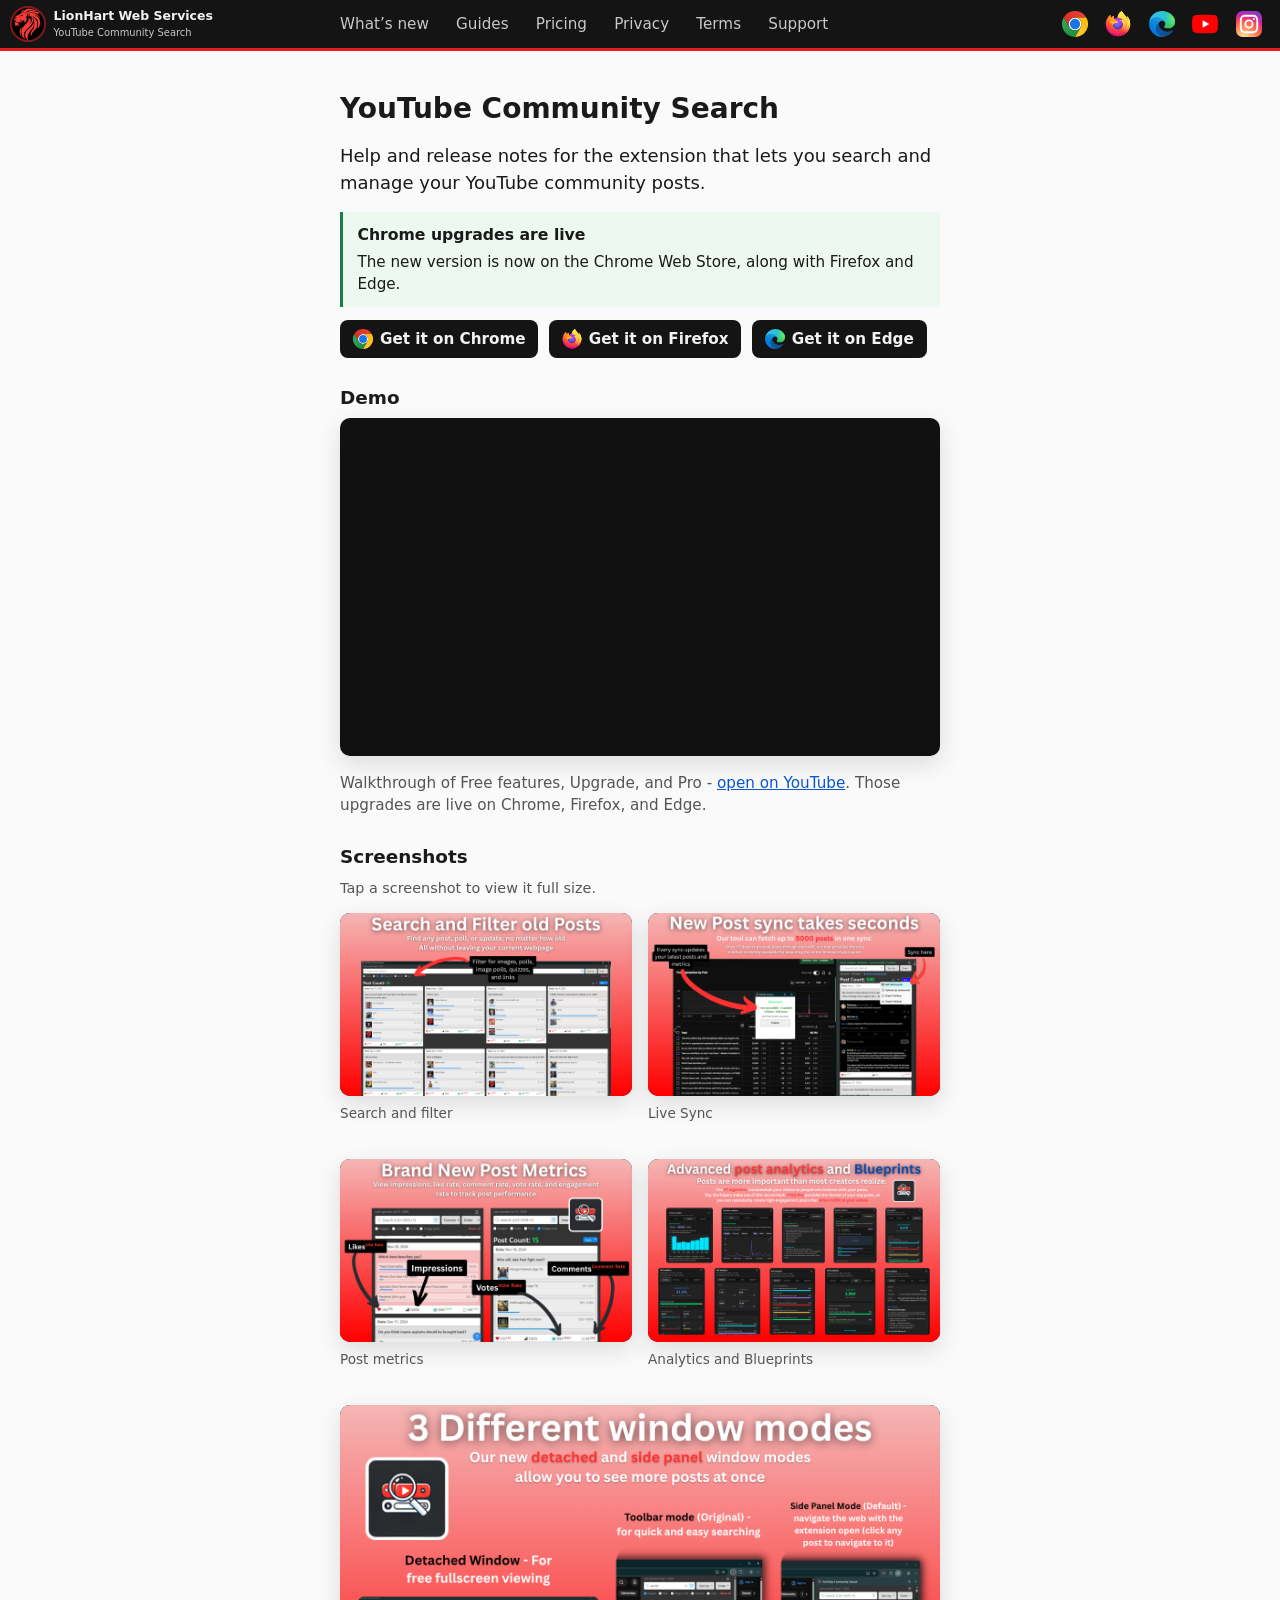
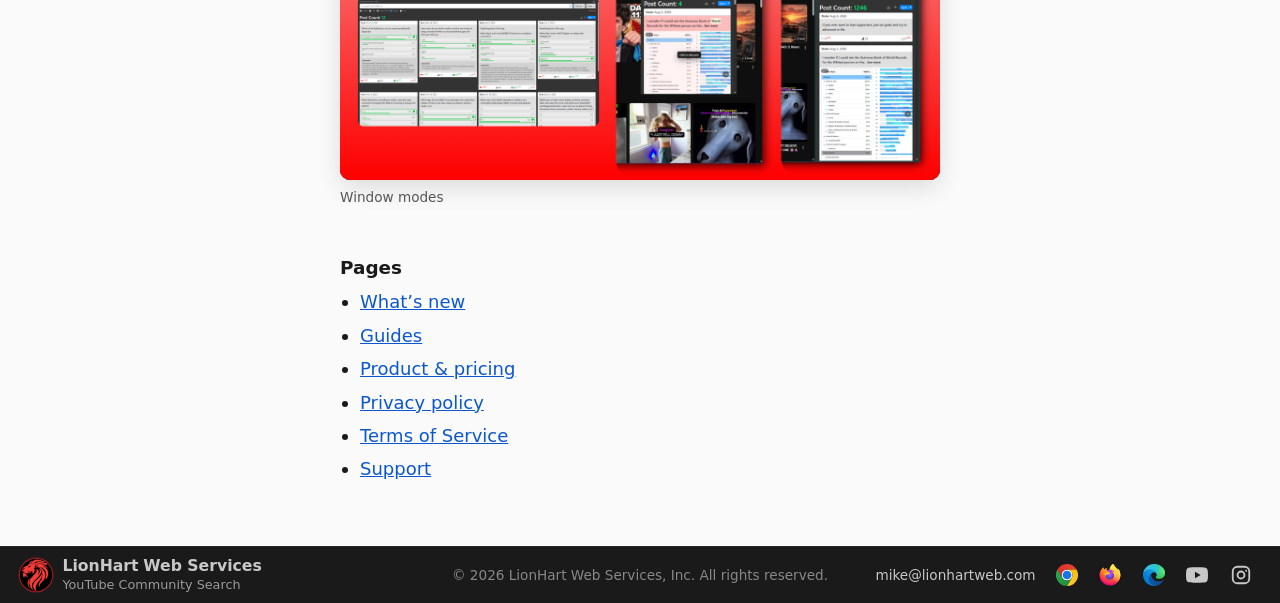
<file: index.html>
<!DOCTYPE html>
<html lang="en">

<head>
  <!-- Google tag (gtag.js) -->
  <script async src="https://www.googletagmanager.com/gtag/js?id=G-X84N431ZX0"></script>
  <script>
    window.dataLayer = window.dataLayer || [];
    function gtag() { dataLayer.push(arguments); }
    gtag('js', new Date());

    gtag('config', 'G-X84N431ZX0');
  </script>
  <meta charset="UTF-8" />
  <meta name="viewport" content="width=device-width, initial-scale=1" />
  <title>YouTube Community Search</title>
  <meta name="description"
    content="Search and filter your YouTube Community posts (Posts tab) locally. Live Sync from Studio Analytics. Current on Chrome, Firefox, and Edge." />
  <link rel="icon" href="/assets/favicon.ico" sizes="any" />
  <link rel="icon" type="image/png" href="/assets/favicon-32.png" sizes="32x32" />
  <link rel="apple-touch-icon" href="/assets/apple-touch-icon.png" />
  <link rel="stylesheet" href="/styles.css" />
  <script type="application/ld+json">
    {
      "@context": "https://schema.org",
      "@graph": [
        {
          "@type": "Organization",
          "@id": "https://www.lionhartweb.com/#organization",
          "name": "LionHart Web Services",
          "legalName": "LionHart Web Services, Inc.",
          "url": "https://www.lionhartweb.com/",
          "email": "mike@lionhartweb.com",
          "logo": "https://www.lionhartweb.com/assets/lionhart-logo.png",
          "sameAs": [
            "https://www.youtube.com/@LionhartM",
            "https://www.instagram.com/mikelionhart/"
          ]
        },
        {
          "@type": "SoftwareApplication",
          "@id": "https://www.lionhartweb.com/#youtube-community-search",
          "name": "YouTube Community Search",
          "url": "https://www.lionhartweb.com/",
          "applicationCategory": "BrowserApplication",
          "operatingSystem": "Chrome, Firefox, Microsoft Edge",
          "browserRequirements": "Google Chrome, Mozilla Firefox, or Microsoft Edge",
          "description": "Browser extension for YouTube creators and channel managers. It imports YouTube Community posts from YouTube Studio Analytics (Live Sync), stores them locally in the browser, and lets you search, filter, and review performance. An optional Studio zip import is available as a backup for text and metrics. Available on Chrome, Firefox, and Microsoft Edge.",
          "author": {
            "@id": "https://www.lionhartweb.com/#organization"
          },
          "publisher": {
            "@id": "https://www.lionhartweb.com/#organization"
          },
          "installUrl": "https://chromewebstore.google.com/detail/youtube-community-search/bakbkfnfpkaidfipoedofcbbaebgbooa",
          "sameAs": [
            "https://chromewebstore.google.com/detail/youtube-community-search/bakbkfnfpkaidfipoedofcbbaebgbooa",
            "https://addons.mozilla.org/en-US/firefox/addon/youtube-community-search/",
            "https://microsoftedge.microsoft.com/addons/detail/youtube-community-search/kdifkjjmaidleflhohbecjdlpanekncg"
          ],
          "featureList": [
            "Live Sync / Get posts from YouTube Studio Analytics",
            "Local search and filters across your post library",
            "Post metrics including impressions, like rate, comment rate, vote rate, and engagement rate",
            "Basic post and channel analytics on the Free plan",
            "Advanced analytics, best time to post, Blueprints, CSV export, and up to 3 channels on Pro",
            "Stores post data locally in the browser",
            "Optional YouTube Studio zip import for text and metrics"
          ],
          "screenshot": [
            "https://www.lionhartweb.com/assets/screenshots/search-and-filter.png",
            "https://www.lionhartweb.com/assets/screenshots/sync.png",
            "https://www.lionhartweb.com/assets/screenshots/metrics.png",
            "https://www.lionhartweb.com/assets/screenshots/analytics.png",
            "https://www.lionhartweb.com/assets/screenshots/window-modes.png"
          ],
          "offers": [
            {
              "@type": "Offer",
              "name": "Free",
              "price": "0",
              "priceCurrency": "USD",
              "description": "Free extension with Live Sync, local search and filters, top posts by impressions (up to 500 shown), and basic analytics."
            },
            {
              "@type": "Offer",
              "name": "Pro Monthly",
              "price": "7.97",
              "priceCurrency": "USD",
              "description": "Optional Pro subscription, $7.97 per month. A 7-day free trial is available on this plan."
            },
            {
              "@type": "Offer",
              "name": "Pro Lifetime",
              "price": "71.64",
              "priceCurrency": "USD",
              "description": "Optional Pro lifetime license, $71.64 one-time."
            },
            {
              "@type": "Offer",
              "name": "Founding Member",
              "price": "50",
              "priceCurrency": "USD",
              "description": "Limited-time founding offer of $50 for a Pro lifetime license, shown in the extension after you first open Upgrade."
            }
          ]
        },
        {
          "@type": "WebSite",
          "@id": "https://www.lionhartweb.com/#website",
          "url": "https://www.lionhartweb.com/",
          "name": "YouTube Community Search",
          "publisher": {
            "@id": "https://www.lionhartweb.com/#organization"
          }
        },
        {
          "@type": "WebPage",
          "@id": "https://www.lionhartweb.com/#webpage",
          "url": "https://www.lionhartweb.com/",
          "name": "YouTube Community Search",
          "isPartOf": {
            "@id": "https://www.lionhartweb.com/#website"
          },
          "about": {
            "@id": "https://www.lionhartweb.com/#youtube-community-search"
          },
          "publisher": {
            "@id": "https://www.lionhartweb.com/#organization"
          }
        }
      ]
    }
    </script>
</head>

<body>
  <header class="site-header">
    <div class="site-header-inner">
      <a class="site-brand" href="/">
        <img class="site-logo" src="/assets/lionhart-logo.png" width="42" height="42" alt="" />
        <span class="site-brand-stack">
          <span class="site-brand-business">LionHart Web Services</span>
          <span class="site-brand-product">YouTube Community Search</span>
        </span>
      </a>
      <div class="site-header-cluster">
        <div class="site-header-menus" id="site-header-menus">
          <nav class="site-nav" aria-label="Main">
            <a href="/youtube-community-search/whats-new/">What’s new</a>
            <a href="/youtube-community-search/guides/">Guides</a>
            <a href="/youtube-community-search/pricing/">Pricing</a>
            <a href="/youtube-community-search/privacy/">Privacy</a>
            <a href="/youtube-community-search/terms/">Terms</a>
            <a href="/youtube-community-search/support/">Support</a>
          </nav>
          <nav class="site-follow" aria-label="Social">
            <a class="site-social-link" href="https://www.youtube.com/@LionhartM" rel="noopener noreferrer"
              title="YouTube @LionhartM" aria-label="YouTube @LionhartM">
              <img class="site-social-icon site-social-icon-youtube" src="/assets/icons/youtube-color.svg" alt=""
                width="28" height="28" />
            </a>
            <a class="site-social-link" href="https://www.instagram.com/mikelionhart/" rel="noopener noreferrer"
              title="Instagram @mikelionhart" aria-label="Instagram @mikelionhart">
              <img class="site-social-icon site-social-icon-instagram" src="/assets/icons/instagram-color.svg" alt=""
                width="28" height="28" />
            </a>
          </nav>
        </div>
        <div class="site-ext">
          <button class="site-ext-toggle" type="button" aria-expanded="false" aria-controls="site-ext-menu"
            aria-haspopup="true">
            Get Extension
          </button>
          <nav class="site-social" id="site-ext-menu" aria-label="Stores and social">
            <a class="site-social-link"
              href="https://chromewebstore.google.com/detail/youtube-community-search/bakbkfnfpkaidfipoedofcbbaebgbooa"
              rel="noopener noreferrer" title="Chrome Web Store" aria-label="Chrome Web Store">
              <img class="site-social-icon site-social-icon-chrome" src="/assets/icons/chrome-color.svg" alt=""
                width="28" height="28" />
            </a>
            <a class="site-social-link" href="https://addons.mozilla.org/en-US/firefox/addon/youtube-community-search/"
              rel="noopener noreferrer" title="Firefox add-on" aria-label="Firefox add-on">
              <img class="site-social-icon site-social-icon-firefox" src="/assets/icons/firefox-color.svg" alt=""
                width="28" height="28" />
            </a>
            <a class="site-social-link"
              href="https://microsoftedge.microsoft.com/addons/detail/youtube-community-search/kdifkjjmaidleflhohbecjdlpanekncg"
              rel="noopener noreferrer" title="Microsoft Edge Add-ons" aria-label="Microsoft Edge Add-ons">
              <img class="site-social-icon site-social-icon-edge" src="/assets/icons/edge-color.svg" alt="" width="28"
                height="28" />
            </a>
            <a class="site-social-link site-social-follow" href="https://www.youtube.com/@LionhartM"
              rel="noopener noreferrer" title="YouTube @LionhartM" aria-label="YouTube @LionhartM">
              <img class="site-social-icon site-social-icon-youtube" src="/assets/icons/youtube-color.svg" alt=""
                width="28" height="28" />
            </a>
            <a class="site-social-link site-social-follow" href="https://www.instagram.com/mikelionhart/"
              rel="noopener noreferrer" title="Instagram @mikelionhart" aria-label="Instagram @mikelionhart">
              <img class="site-social-icon site-social-icon-instagram" src="/assets/icons/instagram-color.svg" alt=""
                width="28" height="28" />
            </a>
          </nav>
        </div>
      </div>
      <button class="site-nav-toggle" type="button" aria-expanded="false" aria-controls="site-header-menus"
        aria-label="Open menu">
        <span class="site-nav-toggle-bars" aria-hidden="true"></span>
      </button>
    </div>
  </header>

  <main>
    <h1>YouTube Community Search</h1>
    <p>
      Help and release notes for the extension that lets you search and
      manage your YouTube community posts.
    </p>
    <p class="store-notice store-notice-ok" role="status">
      <strong>Chrome upgrades are live</strong>
      The new version is now on the Chrome Web Store, along with Firefox and Edge.
    </p>
    <div class="store-cta">
      <a class="store-cta-link"
        href="https://chromewebstore.google.com/detail/youtube-community-search/bakbkfnfpkaidfipoedofcbbaebgbooa"
        rel="noopener noreferrer">
        <img class="site-social-icon site-social-icon-chrome" src="/assets/icons/chrome-color.svg" alt="" width="28"
          height="28" />
        Get it on Chrome
      </a>
      <a class="store-cta-link" href="https://addons.mozilla.org/en-US/firefox/addon/youtube-community-search/"
        rel="noopener noreferrer">
        <img class="site-social-icon site-social-icon-firefox" src="/assets/icons/firefox-color.svg" alt="" width="28"
          height="28" />
        Get it on Firefox
      </a>
      <a class="store-cta-link"
        href="https://microsoftedge.microsoft.com/addons/detail/youtube-community-search/kdifkjjmaidleflhohbecjdlpanekncg"
        rel="noopener noreferrer">
        <img class="site-social-icon site-social-icon-edge" src="/assets/icons/edge-color.svg" alt="" width="28"
          height="28" />
        Get it on Edge
      </a>
    </div>

    <h2>Demo</h2>
    <div class="video-embed">
      <iframe src="https://www.youtube.com/embed/pGNzdwDq0F8" title="YouTube Community Search demo"
        allow="accelerometer; autoplay; clipboard-write; encrypted-media; gyroscope; picture-in-picture; web-share"
        allowfullscreen loading="lazy"></iframe>
    </div>
    <p class="video-note">
      Walkthrough of Free features, Upgrade, and Pro -
      <a href="https://youtu.be/pGNzdwDq0F8" rel="noopener noreferrer">open on YouTube</a>. Those upgrades are live on
      Chrome, Firefox, and Edge.
    </p>

    <h2>Screenshots</h2>
    <p class="shot-hint">Tap a screenshot to view it full size.</p>
    <div class="shot-grid">
      <figure class="shot">
        <a class="shot-link" href="/assets/screenshots/search-and-filter.png">
          <img src="/assets/screenshots/search-and-filter.png" width="1280" height="800"
            alt="Search and filter old posts: find any post, poll, or update, with filters for images, polls, quizzes, and links."
            loading="lazy" />
        </a>
        <figcaption>Search and filter</figcaption>
      </figure>
      <figure class="shot">
        <a class="shot-link" href="/assets/screenshots/sync.png">
          <img src="/assets/screenshots/sync.png" width="1280" height="800"
            alt="New post sync: Get latest posts in seconds, with a success summary of posts added and updated."
            loading="lazy" />
        </a>
        <figcaption>Live Sync</figcaption>
      </figure>
      <figure class="shot">
        <a class="shot-link" href="/assets/screenshots/metrics.png">
          <img src="/assets/screenshots/metrics.png" width="1280" height="800"
            alt="Brand new post metrics: impressions, like rate, comment rate, vote rate, and engagement rate on each post card."
            loading="lazy" />
        </a>
        <figcaption>Post metrics</figcaption>
      </figure>
      <figure class="shot">
        <a class="shot-link" href="/assets/screenshots/analytics.png">
          <img src="/assets/screenshots/analytics.png" width="1280" height="800"
            alt="Advanced post analytics and Blueprints: timeline charts, engagement rates, and recipes to replicate top formats."
            loading="lazy" />
        </a>
        <figcaption>Analytics and Blueprints</figcaption>
      </figure>
      <figure class="shot">
        <a class="shot-link" href="/assets/screenshots/window-modes.png">
          <img src="/assets/screenshots/window-modes.png" width="1280" height="800"
            alt="Three window modes: detached window, original toolbar popup, and default side panel." loading="lazy" />
        </a>
        <figcaption>Window modes</figcaption>
      </figure>
    </div>

    <h2>Pages</h2>
    <ul>
      <li>
        <a href="/youtube-community-search/whats-new/">What’s new</a>
      </li>
      <li>
        <a href="/youtube-community-search/guides/">Guides</a>
      </li>
      <li>
        <a href="/youtube-community-search/pricing/">Product &amp; pricing</a>
      </li>
      <li>
        <a href="/youtube-community-search/privacy/">Privacy policy</a>
      </li>
      <li>
        <a href="/youtube-community-search/terms/">Terms of Service</a>
      </li>
      <li>
        <a href="/youtube-community-search/support/">Support</a>
      </li>
    </ul>
  </main>

  <footer class="site-footer">
    <div class="site-footer-inner">
      <div class="site-footer-top">
        <a class="site-footer-brand" href="/">
          <img class="site-footer-logo" src="/assets/lionhart-logo.png" width="28" height="28" alt="" />
          <span class="site-footer-brand-text">
            <span class="site-footer-business">
              <span class="site-footer-business-lead">LionHart</span>
              <span class="site-footer-business-rest">Web Services</span>
            </span>
            <span class="site-footer-product">YouTube Community Search</span>
          </span>
        </a>
        <div class="site-footer-aside">
          <a class="site-footer-email" href="mailto:mike@lionhartweb.com">mike@lionhartweb.com</a>
          <nav class="site-social" aria-label="Stores and social">
            <a class="site-social-link"
              href="https://chromewebstore.google.com/detail/youtube-community-search/bakbkfnfpkaidfipoedofcbbaebgbooa"
              rel="noopener noreferrer" title="Chrome Web Store" aria-label="Chrome Web Store">
              <img class="site-social-icon site-social-icon-chrome" src="/assets/icons/chrome-color.svg" alt=""
                width="22" height="22" />
            </a>
            <a class="site-social-link" href="https://addons.mozilla.org/en-US/firefox/addon/youtube-community-search/"
              rel="noopener noreferrer" title="Firefox add-on" aria-label="Firefox add-on">
              <img class="site-social-icon site-social-icon-firefox" src="/assets/icons/firefox-color.svg" alt=""
                width="22" height="22" />
            </a>
            <a class="site-social-link"
              href="https://microsoftedge.microsoft.com/addons/detail/youtube-community-search/kdifkjjmaidleflhohbecjdlpanekncg"
              rel="noopener noreferrer" title="Microsoft Edge Add-ons" aria-label="Microsoft Edge Add-ons">
              <img class="site-social-icon site-social-icon-edge" src="/assets/icons/edge-color.svg" alt="" width="22"
                height="22" />
            </a>
            <a class="site-social-link" href="https://www.youtube.com/@LionhartM" rel="noopener noreferrer"
              title="YouTube @LionhartM" aria-label="YouTube @LionhartM">
              <span class="site-social-icon site-social-icon-youtube" aria-hidden="true"></span>
            </a>
            <a class="site-social-link" href="https://www.instagram.com/mikelionhart/" rel="noopener noreferrer"
              title="Instagram @mikelionhart" aria-label="Instagram @mikelionhart">
              <span class="site-social-icon site-social-icon-instagram" aria-hidden="true"></span>
            </a>
          </nav>
        </div>
        <p class="site-footer-legal">
          &copy; 2026 LionHart Web Services, Inc. All rights reserved.
        </p>
      </div>
    </div>
  </footer>
  <script src="/js/lightbox.js"></script>
  <script src="/js/nav.js"></script>

</body>

</html>
</file>
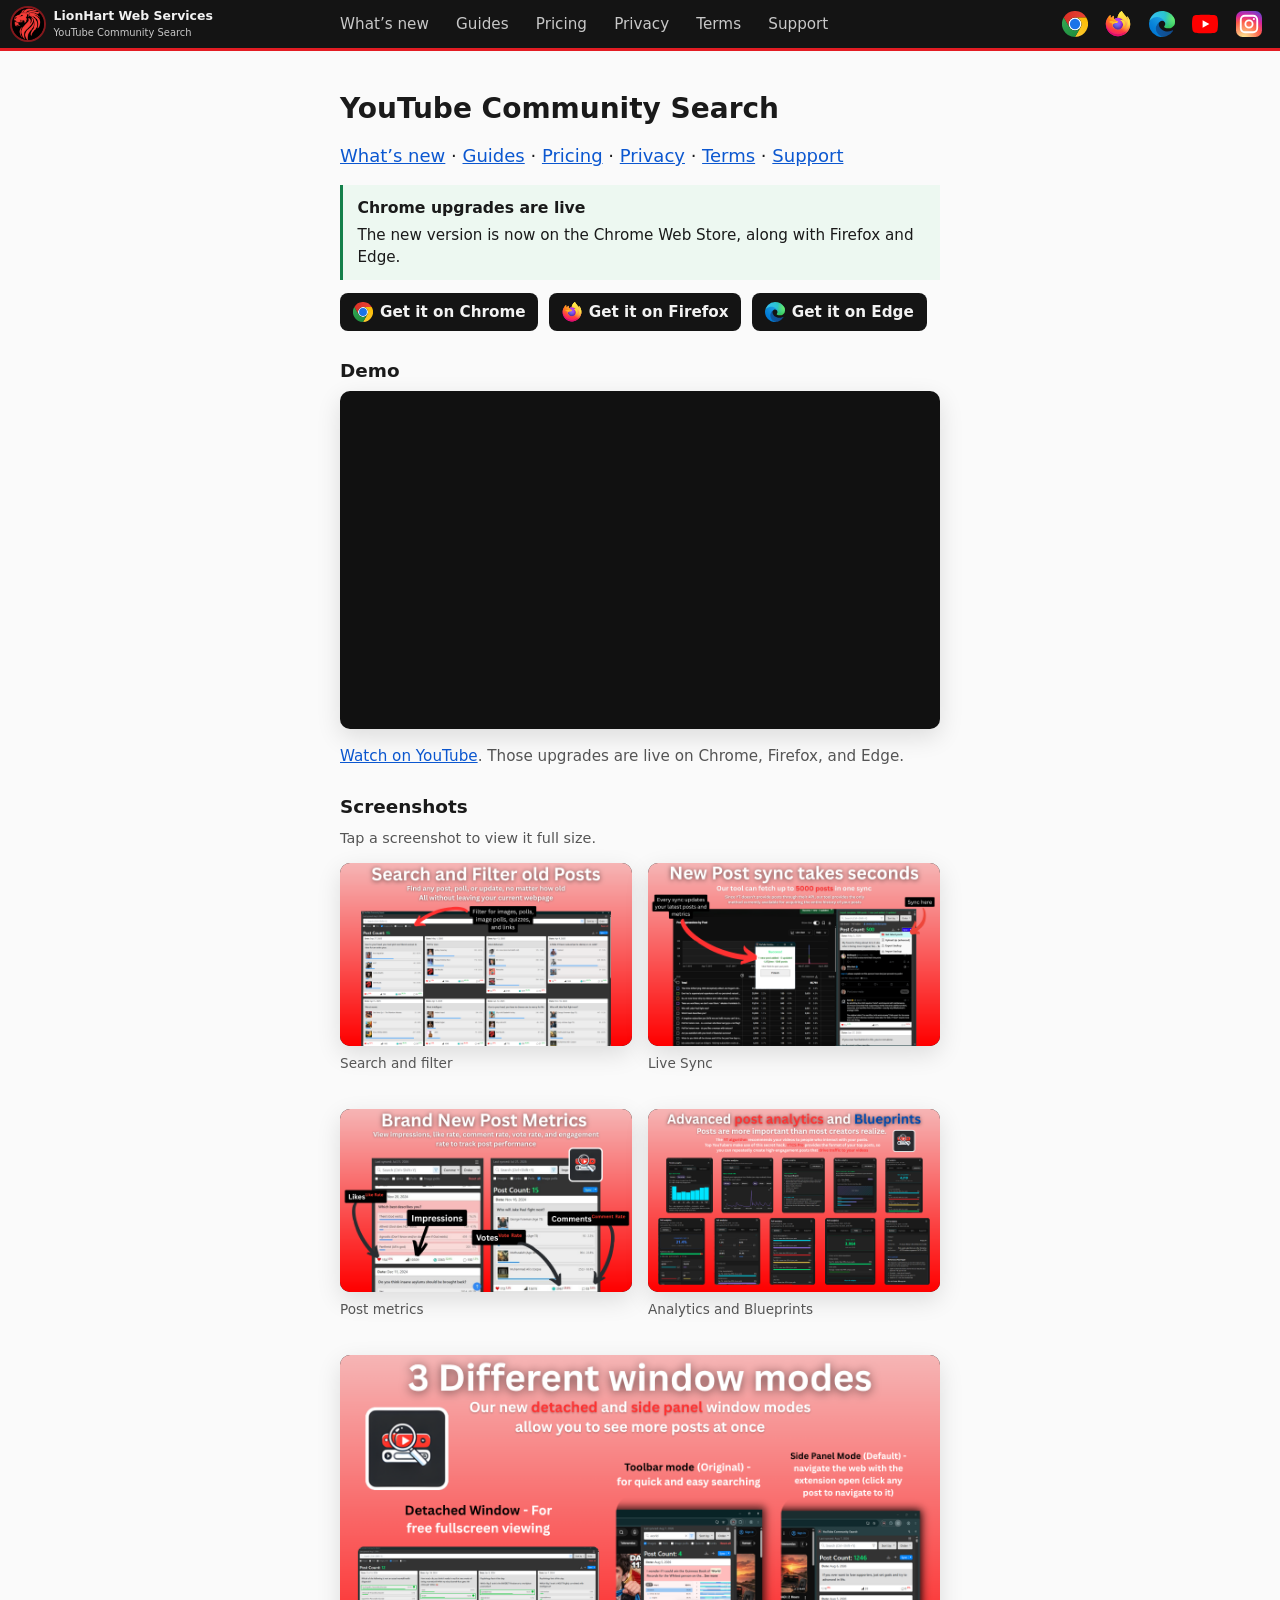
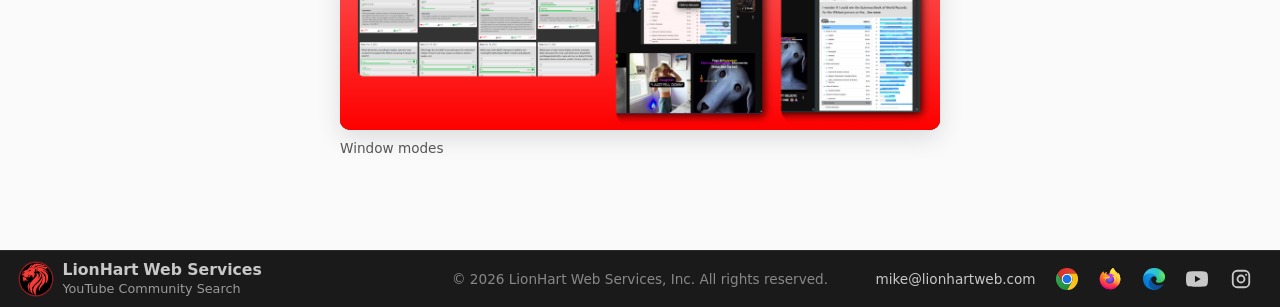
<file: youtube-community-search/index.html>
<!DOCTYPE html>
<html lang="en">
  <head>
    <!-- Google tag (gtag.js) -->
    <script async src="https://www.googletagmanager.com/gtag/js?id=G-X84N431ZX0"></script>
    <script>
      window.dataLayer = window.dataLayer || [];
      function gtag(){dataLayer.push(arguments);}
      gtag('js', new Date());

      gtag('config', 'G-X84N431ZX0');
    </script>
    <meta charset="UTF-8" />
    <meta name="viewport" content="width=device-width, initial-scale=1" />
    <title>YouTube Community Search</title>
    <meta
      name="description"
      content="Search and filter your YouTube Community posts (Posts tab) locally. Live Sync from Studio Analytics. Current on Chrome, Firefox, and Edge."
    />
    <link rel="icon" href="/assets/favicon.ico" sizes="any" />
    <link rel="icon" type="image/png" href="/assets/favicon-32.png" sizes="32x32" />
    <link rel="apple-touch-icon" href="/assets/apple-touch-icon.png" />
    <link rel="stylesheet" href="/styles.css" />
    <script type="application/ld+json">
    {
      "@context": "https://schema.org",
      "@graph": [
        {
          "@type": "Organization",
          "@id": "https://www.lionhartweb.com/#organization",
          "name": "LionHart Web Services",
          "legalName": "LionHart Web Services, Inc.",
          "url": "https://www.lionhartweb.com/",
          "email": "mike@lionhartweb.com",
          "logo": "https://www.lionhartweb.com/assets/lionhart-logo.png",
          "sameAs": [
            "https://www.youtube.com/@LionhartM",
            "https://www.instagram.com/mikelionhart/"
          ]
        },
        {
          "@type": "SoftwareApplication",
          "@id": "https://www.lionhartweb.com/#youtube-community-search",
          "name": "YouTube Community Search",
          "url": "https://www.lionhartweb.com/",
          "applicationCategory": "BrowserApplication",
          "operatingSystem": "Chrome, Firefox, Microsoft Edge",
          "browserRequirements": "Google Chrome, Mozilla Firefox, or Microsoft Edge",
          "description": "Browser extension for YouTube creators and channel managers. It imports YouTube Community posts from YouTube Studio Analytics (Live Sync), stores them locally in the browser, and lets you search, filter, and review performance. An optional Studio zip import is available as a backup for text and metrics. Available on Chrome, Firefox, and Microsoft Edge.",
          "author": {
            "@id": "https://www.lionhartweb.com/#organization"
          },
          "publisher": {
            "@id": "https://www.lionhartweb.com/#organization"
          },
          "installUrl": "https://chromewebstore.google.com/detail/youtube-community-search/bakbkfnfpkaidfipoedofcbbaebgbooa",
          "sameAs": [
            "https://chromewebstore.google.com/detail/youtube-community-search/bakbkfnfpkaidfipoedofcbbaebgbooa",
            "https://addons.mozilla.org/en-US/firefox/addon/youtube-community-search/",
            "https://microsoftedge.microsoft.com/addons/detail/youtube-community-search/kdifkjjmaidleflhohbecjdlpanekncg"
          ],
          "featureList": [
            "Live Sync / Get posts from YouTube Studio Analytics",
            "Local search and filters across your post library",
            "Post metrics including impressions, like rate, comment rate, vote rate, and engagement rate",
            "Basic post and channel analytics on the Free plan",
            "Advanced analytics, best time to post, Blueprints, CSV export, and up to 3 channels on Pro",
            "Stores post data locally in the browser",
            "Optional YouTube Studio zip import for text and metrics"
          ],
          "screenshot": [
            "https://www.lionhartweb.com/assets/screenshots/search-and-filter.png",
            "https://www.lionhartweb.com/assets/screenshots/sync.png",
            "https://www.lionhartweb.com/assets/screenshots/metrics.png",
            "https://www.lionhartweb.com/assets/screenshots/analytics.png",
            "https://www.lionhartweb.com/assets/screenshots/window-modes.png"
          ],
          "offers": [
            {
              "@type": "Offer",
              "name": "Free",
              "price": "0",
              "priceCurrency": "USD",
              "description": "Free extension with Live Sync, local search and filters, top posts by impressions (up to 500 shown), and basic analytics."
            },
            {
              "@type": "Offer",
              "name": "Pro Monthly",
              "price": "7.97",
              "priceCurrency": "USD",
              "description": "Optional Pro subscription, $7.97 per month. A 7-day free trial is available on this plan."
            },
            {
              "@type": "Offer",
              "name": "Pro Lifetime",
              "price": "71.64",
              "priceCurrency": "USD",
              "description": "Optional Pro lifetime license, $71.64 one-time."
            },
            {
              "@type": "Offer",
              "name": "Founding Member",
              "price": "50",
              "priceCurrency": "USD",
              "description": "Limited-time founding offer of $50 for a Pro lifetime license, shown in the extension after you first open Upgrade."
            }
          ]
        },
        {
          "@type": "WebSite",
          "@id": "https://www.lionhartweb.com/#website",
          "url": "https://www.lionhartweb.com/",
          "name": "YouTube Community Search",
          "publisher": {
            "@id": "https://www.lionhartweb.com/#organization"
          }
        },
        {
          "@type": "WebPage",
          "@id": "https://www.lionhartweb.com/youtube-community-search/#webpage",
          "url": "https://www.lionhartweb.com/youtube-community-search/",
          "name": "YouTube Community Search",
          "isPartOf": {
            "@id": "https://www.lionhartweb.com/#website"
          },
          "about": {
            "@id": "https://www.lionhartweb.com/#youtube-community-search"
          },
          "publisher": {
            "@id": "https://www.lionhartweb.com/#organization"
          }
        }
      ]
    }
    </script>
  </head>
  <body>
    <header class="site-header">
      <div class="site-header-inner">
        <a class="site-brand" href="/">
          <img
            class="site-logo"
            src="/assets/lionhart-logo.png"
            width="42"
            height="42"
            alt=""
          />
          <span class="site-brand-stack">
            <span class="site-brand-business">LionHart Web Services</span>
            <span class="site-brand-product">YouTube Community Search</span>
          </span>
        </a>
        <div class="site-header-cluster">
        <div class="site-header-menus" id="site-header-menus">
        <nav class="site-nav" aria-label="Main">
          <a href="/youtube-community-search/whats-new/">What’s new</a>
          <a href="/youtube-community-search/guides/">Guides</a>
          <a href="/youtube-community-search/pricing/">Pricing</a>
          <a href="/youtube-community-search/privacy/">Privacy</a>
          <a href="/youtube-community-search/terms/">Terms</a>
          <a href="/youtube-community-search/support/">Support</a>
        </nav>
        <nav class="site-follow" aria-label="Social">
          <a
            class="site-social-link"
            href="https://www.youtube.com/@LionhartM"
            rel="noopener noreferrer"
            title="YouTube @LionhartM"
            aria-label="YouTube @LionhartM"
          >
            <img class="site-social-icon site-social-icon-youtube" src="/assets/icons/youtube-color.svg" alt="" width="28" height="28" />
          </a>
          <a
            class="site-social-link"
            href="https://www.instagram.com/mikelionhart/"
            rel="noopener noreferrer"
            title="Instagram @mikelionhart"
            aria-label="Instagram @mikelionhart"
          >
            <img class="site-social-icon site-social-icon-instagram" src="/assets/icons/instagram-color.svg" alt="" width="28" height="28" />
          </a>
        </nav>
        </div>
        <div class="site-ext">
          <button
            class="site-ext-toggle"
            type="button"
            aria-expanded="false"
            aria-controls="site-ext-menu"
            aria-haspopup="true"
          >
            Get Extension
          </button>
          <nav class="site-social" id="site-ext-menu" aria-label="Stores and social">
          <a
            class="site-social-link"
            href="https://chromewebstore.google.com/detail/youtube-community-search/bakbkfnfpkaidfipoedofcbbaebgbooa"
            rel="noopener noreferrer"
            title="Chrome Web Store"
            aria-label="Chrome Web Store"
          >
            <img class="site-social-icon site-social-icon-chrome" src="/assets/icons/chrome-color.svg" alt="" width="28" height="28" />
          </a>
          <a
            class="site-social-link"
            href="https://addons.mozilla.org/en-US/firefox/addon/youtube-community-search/"
            rel="noopener noreferrer"
            title="Firefox add-on"
            aria-label="Firefox add-on"
          >
            <img class="site-social-icon site-social-icon-firefox" src="/assets/icons/firefox-color.svg" alt="" width="28" height="28" />
          </a>
          <a
            class="site-social-link"
            href="https://microsoftedge.microsoft.com/addons/detail/youtube-community-search/kdifkjjmaidleflhohbecjdlpanekncg"
            rel="noopener noreferrer"
            title="Microsoft Edge Add-ons"
            aria-label="Microsoft Edge Add-ons"
          >
            <img class="site-social-icon site-social-icon-edge" src="/assets/icons/edge-color.svg" alt="" width="28" height="28" />
          </a>
          <a
            class="site-social-link site-social-follow"
            href="https://www.youtube.com/@LionhartM"
            rel="noopener noreferrer"
            title="YouTube @LionhartM"
            aria-label="YouTube @LionhartM"
          >
            <img class="site-social-icon site-social-icon-youtube" src="/assets/icons/youtube-color.svg" alt="" width="28" height="28" />
          </a>
          <a
            class="site-social-link site-social-follow"
            href="https://www.instagram.com/mikelionhart/"
            rel="noopener noreferrer"
            title="Instagram @mikelionhart"
            aria-label="Instagram @mikelionhart"
          >
            <img class="site-social-icon site-social-icon-instagram" src="/assets/icons/instagram-color.svg" alt="" width="28" height="28" />
          </a>
        </nav>
        </div>
        </div>
        <button
          class="site-nav-toggle"
          type="button"
          aria-expanded="false"
          aria-controls="site-header-menus"
          aria-label="Open menu"
        >
          <span class="site-nav-toggle-bars" aria-hidden="true"></span>
        </button>
      </div>
    </header>

    <main>
      <h1>YouTube Community Search</h1>
      <p>
        <a href="/youtube-community-search/whats-new/">What’s new</a> ·
        <a href="/youtube-community-search/guides/">Guides</a> ·
        <a href="/youtube-community-search/pricing/">Pricing</a> ·
        <a href="/youtube-community-search/privacy/">Privacy</a> ·
        <a href="/youtube-community-search/terms/">Terms</a> ·
        <a href="/youtube-community-search/support/">Support</a>
      </p>
      <p class="store-notice store-notice-ok" role="status">
        <strong>Chrome upgrades are live</strong>
        The new version is now on the Chrome Web Store, along with Firefox and Edge.
      </p>
      <div class="store-cta">
        <a
          class="store-cta-link"
          href="https://chromewebstore.google.com/detail/youtube-community-search/bakbkfnfpkaidfipoedofcbbaebgbooa"
          rel="noopener noreferrer"
        >
          <img class="site-social-icon site-social-icon-chrome" src="/assets/icons/chrome-color.svg" alt="" width="28" height="28" />
          Get it on Chrome
        </a>
        <a
          class="store-cta-link"
          href="https://addons.mozilla.org/en-US/firefox/addon/youtube-community-search/"
          rel="noopener noreferrer"
        >
          <img class="site-social-icon site-social-icon-firefox" src="/assets/icons/firefox-color.svg" alt="" width="28" height="28" />
          Get it on Firefox
        </a>
        <a
          class="store-cta-link"
          href="https://microsoftedge.microsoft.com/addons/detail/youtube-community-search/kdifkjjmaidleflhohbecjdlpanekncg"
          rel="noopener noreferrer"
        >
          <img class="site-social-icon site-social-icon-edge" src="/assets/icons/edge-color.svg" alt="" width="28" height="28" />
          Get it on Edge
        </a>
      </div>

      <h2>Demo</h2>
      <div class="video-embed">
        <iframe
          src="https://www.youtube.com/embed/pGNzdwDq0F8"
          title="YouTube Community Search demo"
          allow="accelerometer; autoplay; clipboard-write; encrypted-media; gyroscope; picture-in-picture; web-share"
          allowfullscreen
          loading="lazy"
        ></iframe>
      </div>
      <p class="video-note">
        <a
          href="https://youtu.be/pGNzdwDq0F8"
          rel="noopener noreferrer"
          >Watch on YouTube</a
        >. Those upgrades are live on Chrome, Firefox, and Edge.
      </p>

      <h2>Screenshots</h2>
      <p class="shot-hint">Tap a screenshot to view it full size.</p>
      <div class="shot-grid">
        <figure class="shot">
          <a class="shot-link" href="/assets/screenshots/search-and-filter.png">
            <img
              src="/assets/screenshots/search-and-filter.png"
              width="1280"
              height="800"
              alt="Search and filter old posts: find any post, poll, or update, with filters for images, polls, quizzes, and links."
              loading="lazy"
            />
          </a>
          <figcaption>Search and filter</figcaption>
        </figure>
        <figure class="shot">
          <a class="shot-link" href="/assets/screenshots/sync.png">
            <img
              src="/assets/screenshots/sync.png"
              width="1280"
              height="800"
              alt="New post sync: Get latest posts in seconds, with a success summary of posts added and updated."
              loading="lazy"
            />
          </a>
          <figcaption>Live Sync</figcaption>
        </figure>
        <figure class="shot">
          <a class="shot-link" href="/assets/screenshots/metrics.png">
            <img
              src="/assets/screenshots/metrics.png"
              width="1280"
              height="800"
              alt="Brand new post metrics: impressions, like rate, comment rate, vote rate, and engagement rate on each post card."
              loading="lazy"
            />
          </a>
          <figcaption>Post metrics</figcaption>
        </figure>
        <figure class="shot">
          <a class="shot-link" href="/assets/screenshots/analytics.png">
            <img
              src="/assets/screenshots/analytics.png"
              width="1280"
              height="800"
              alt="Advanced post analytics and Blueprints: timeline charts, engagement rates, and recipes to replicate top formats."
              loading="lazy"
            />
          </a>
          <figcaption>Analytics and Blueprints</figcaption>
        </figure>
        <figure class="shot">
          <a class="shot-link" href="/assets/screenshots/window-modes.png">
            <img
              src="/assets/screenshots/window-modes.png"
              width="1280"
              height="800"
              alt="Three window modes: detached window, original toolbar popup, and default side panel."
              loading="lazy"
            />
          </a>
          <figcaption>Window modes</figcaption>
        </figure>
      </div>
    </main>

    <footer class="site-footer">
      <div class="site-footer-inner">
        <div class="site-footer-top">
          <a class="site-footer-brand" href="/">
            <img
              class="site-footer-logo"
              src="/assets/lionhart-logo.png"
              width="28"
              height="28"
              alt=""
            />
            <span class="site-footer-brand-text">
              <span class="site-footer-business">
                <span class="site-footer-business-lead">LionHart</span>
                <span class="site-footer-business-rest">Web Services</span>
              </span>
              <span class="site-footer-product">YouTube Community Search</span>
            </span>
          </a>
          <div class="site-footer-aside">
            <a class="site-footer-email" href="mailto:mike@lionhartweb.com">mike@lionhartweb.com</a>
            <nav class="site-social" aria-label="Stores and social">
              <a
                class="site-social-link"
                href="https://chromewebstore.google.com/detail/youtube-community-search/bakbkfnfpkaidfipoedofcbbaebgbooa"
                rel="noopener noreferrer"
                title="Chrome Web Store"
                aria-label="Chrome Web Store"
              >
                <img class="site-social-icon site-social-icon-chrome" src="/assets/icons/chrome-color.svg" alt="" width="22" height="22" />
              </a>
              <a
                class="site-social-link"
                href="https://addons.mozilla.org/en-US/firefox/addon/youtube-community-search/"
                rel="noopener noreferrer"
                title="Firefox add-on"
                aria-label="Firefox add-on"
              >
                <img class="site-social-icon site-social-icon-firefox" src="/assets/icons/firefox-color.svg" alt="" width="22" height="22" />
              </a>
              <a
                class="site-social-link"
                href="https://microsoftedge.microsoft.com/addons/detail/youtube-community-search/kdifkjjmaidleflhohbecjdlpanekncg"
                rel="noopener noreferrer"
                title="Microsoft Edge Add-ons"
                aria-label="Microsoft Edge Add-ons"
              >
                <img class="site-social-icon site-social-icon-edge" src="/assets/icons/edge-color.svg" alt="" width="22" height="22" />
              </a>
              <a
                class="site-social-link"
                href="https://www.youtube.com/@LionhartM"
                rel="noopener noreferrer"
                title="YouTube @LionhartM"
                aria-label="YouTube @LionhartM"
              >
                <span class="site-social-icon site-social-icon-youtube" aria-hidden="true"></span>
              </a>
              <a
                class="site-social-link"
                href="https://www.instagram.com/mikelionhart/"
                rel="noopener noreferrer"
                title="Instagram @mikelionhart"
                aria-label="Instagram @mikelionhart"
              >
                <span class="site-social-icon site-social-icon-instagram" aria-hidden="true"></span>
              </a>
            </nav>
          </div>
        <p class="site-footer-legal">
          &copy; 2026 LionHart Web Services, Inc. All rights reserved.
        </p>
        </div>
      </div>
    </footer>
    <script src="/js/lightbox.js"></script>
    <script src="/js/nav.js"></script>

  </body>
</html>
</file>
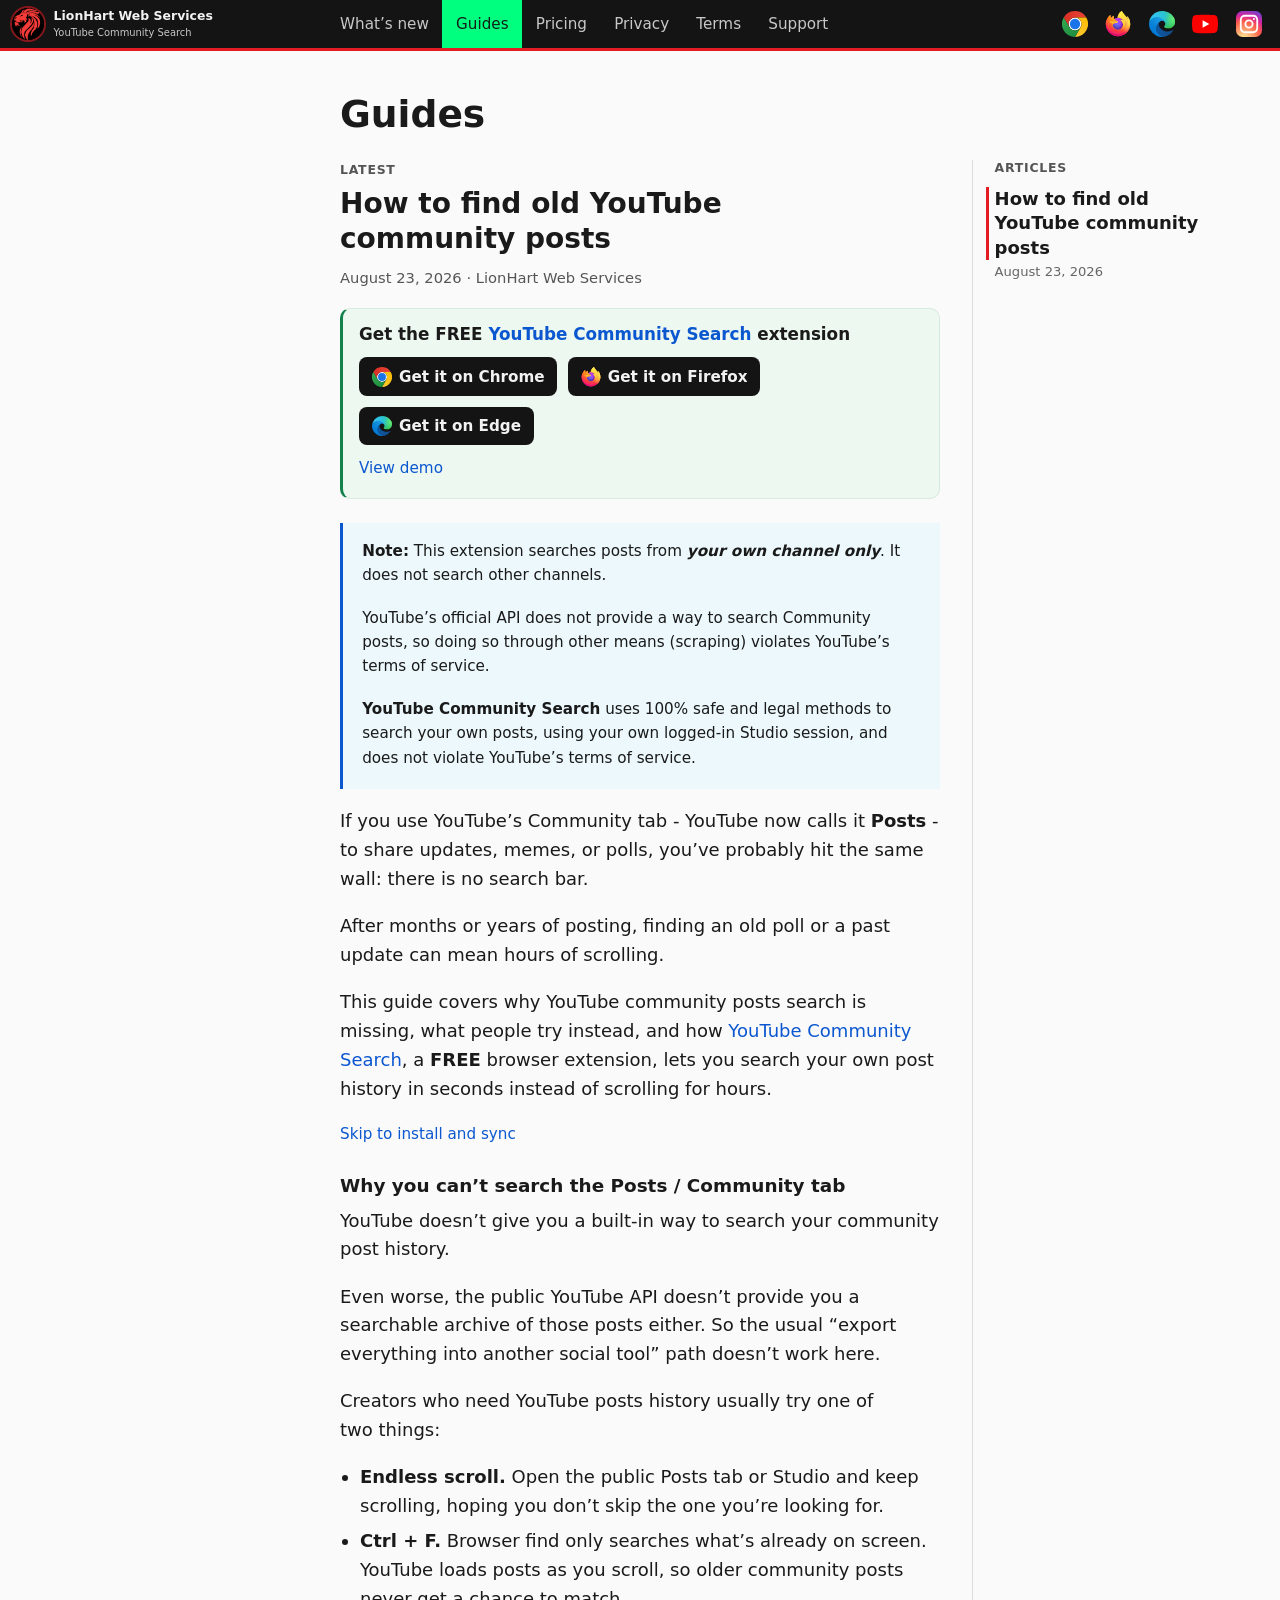
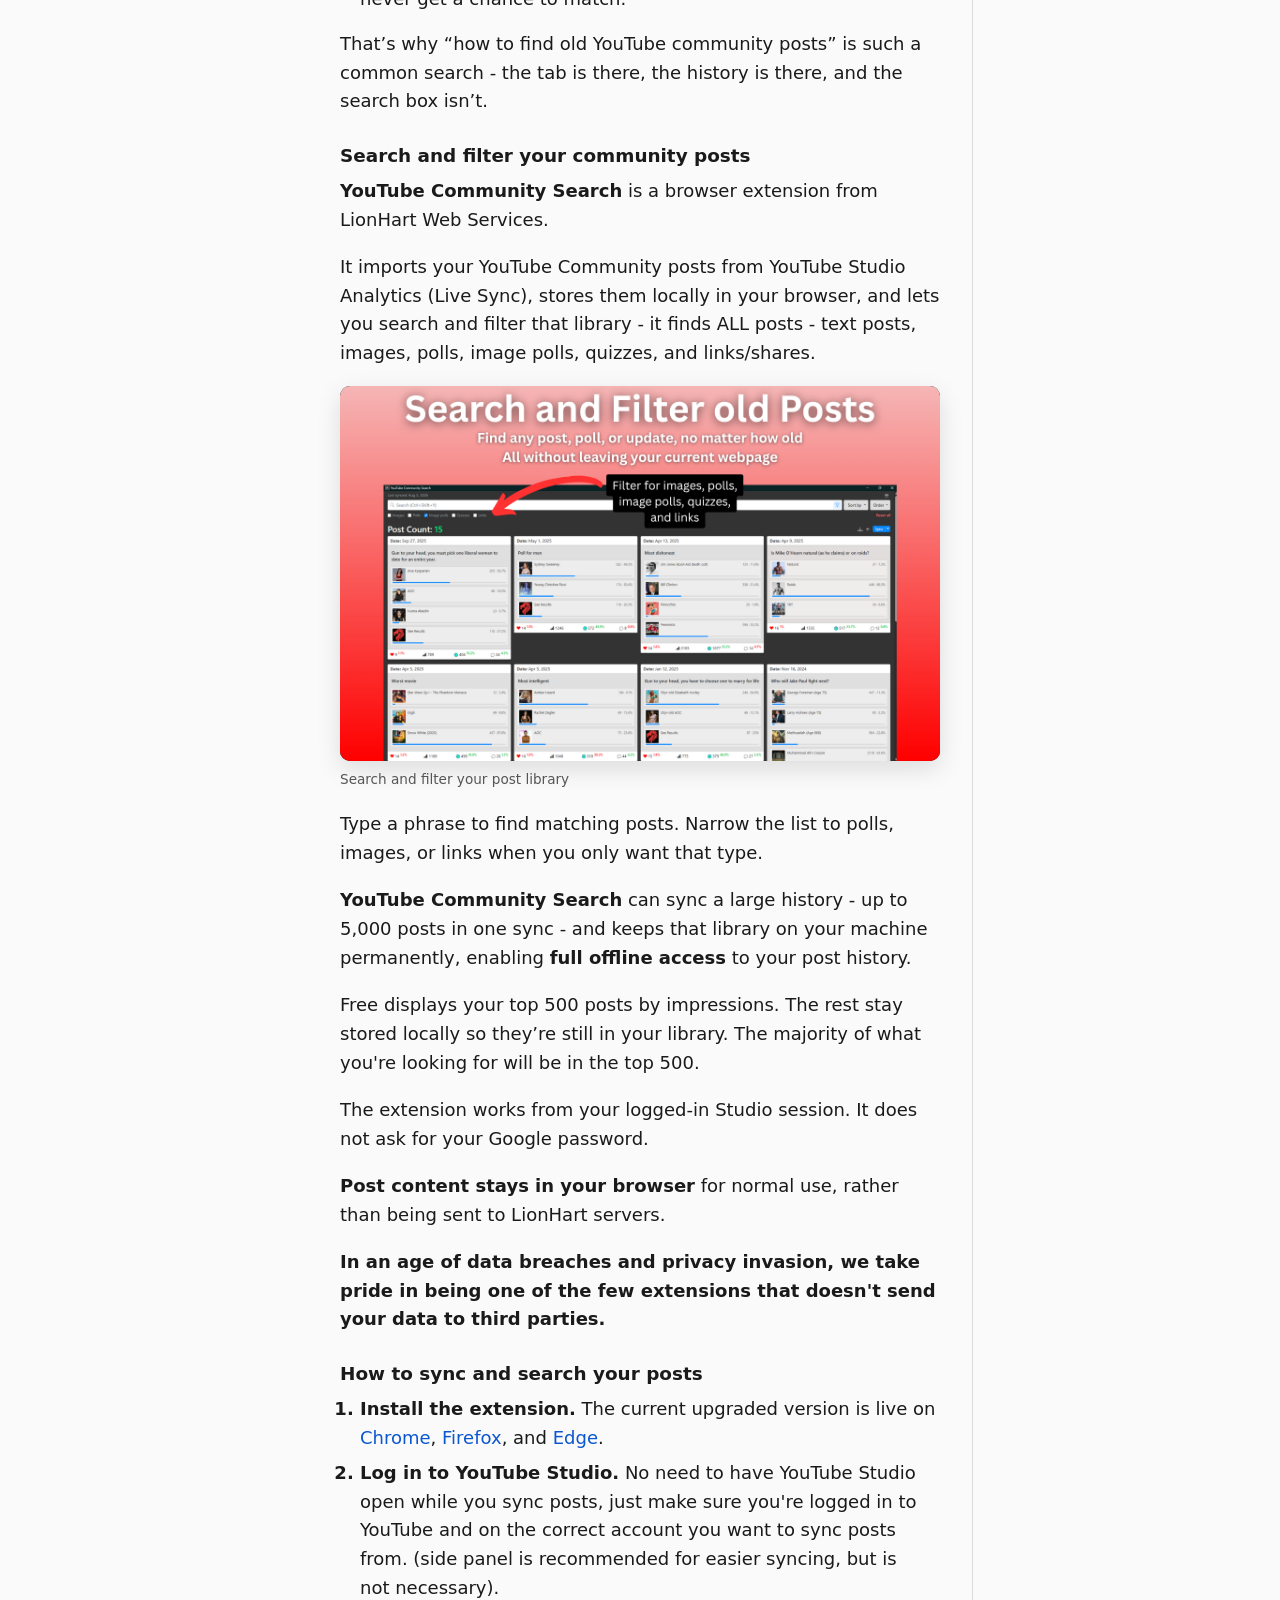
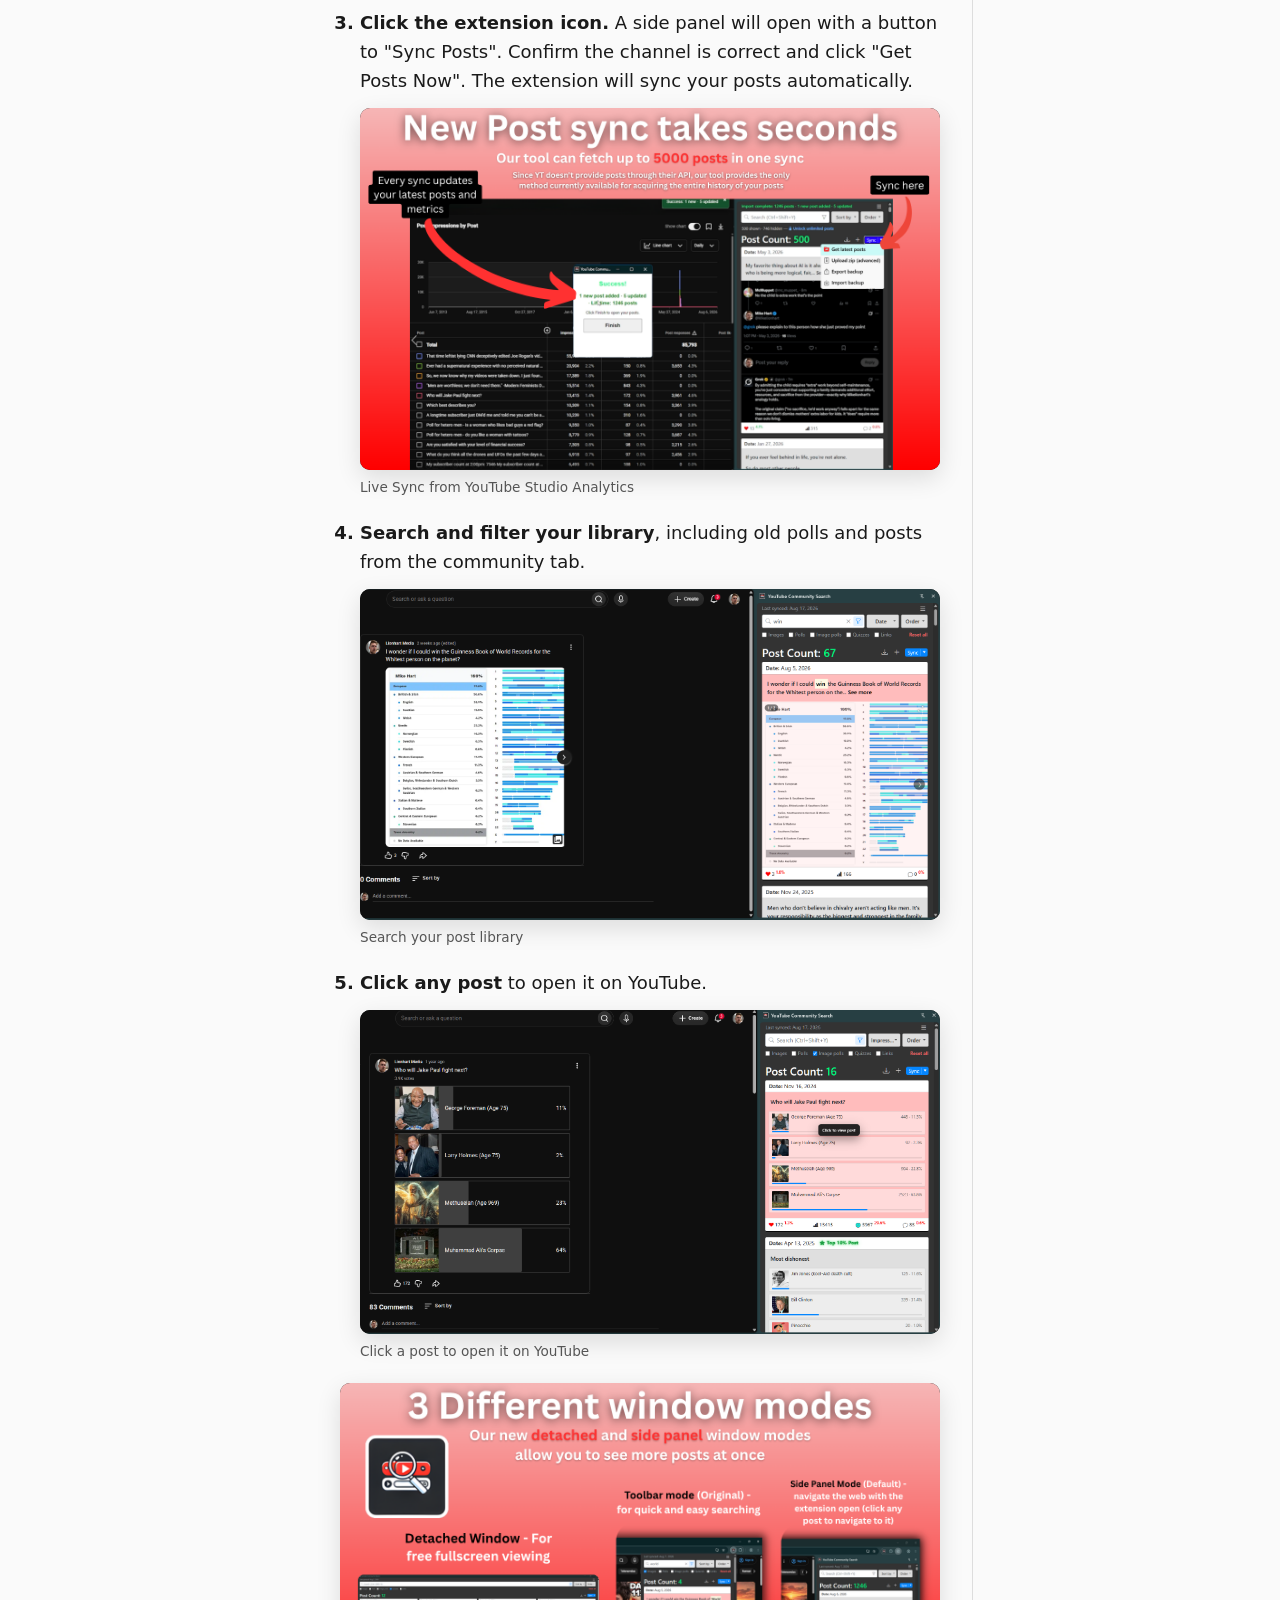
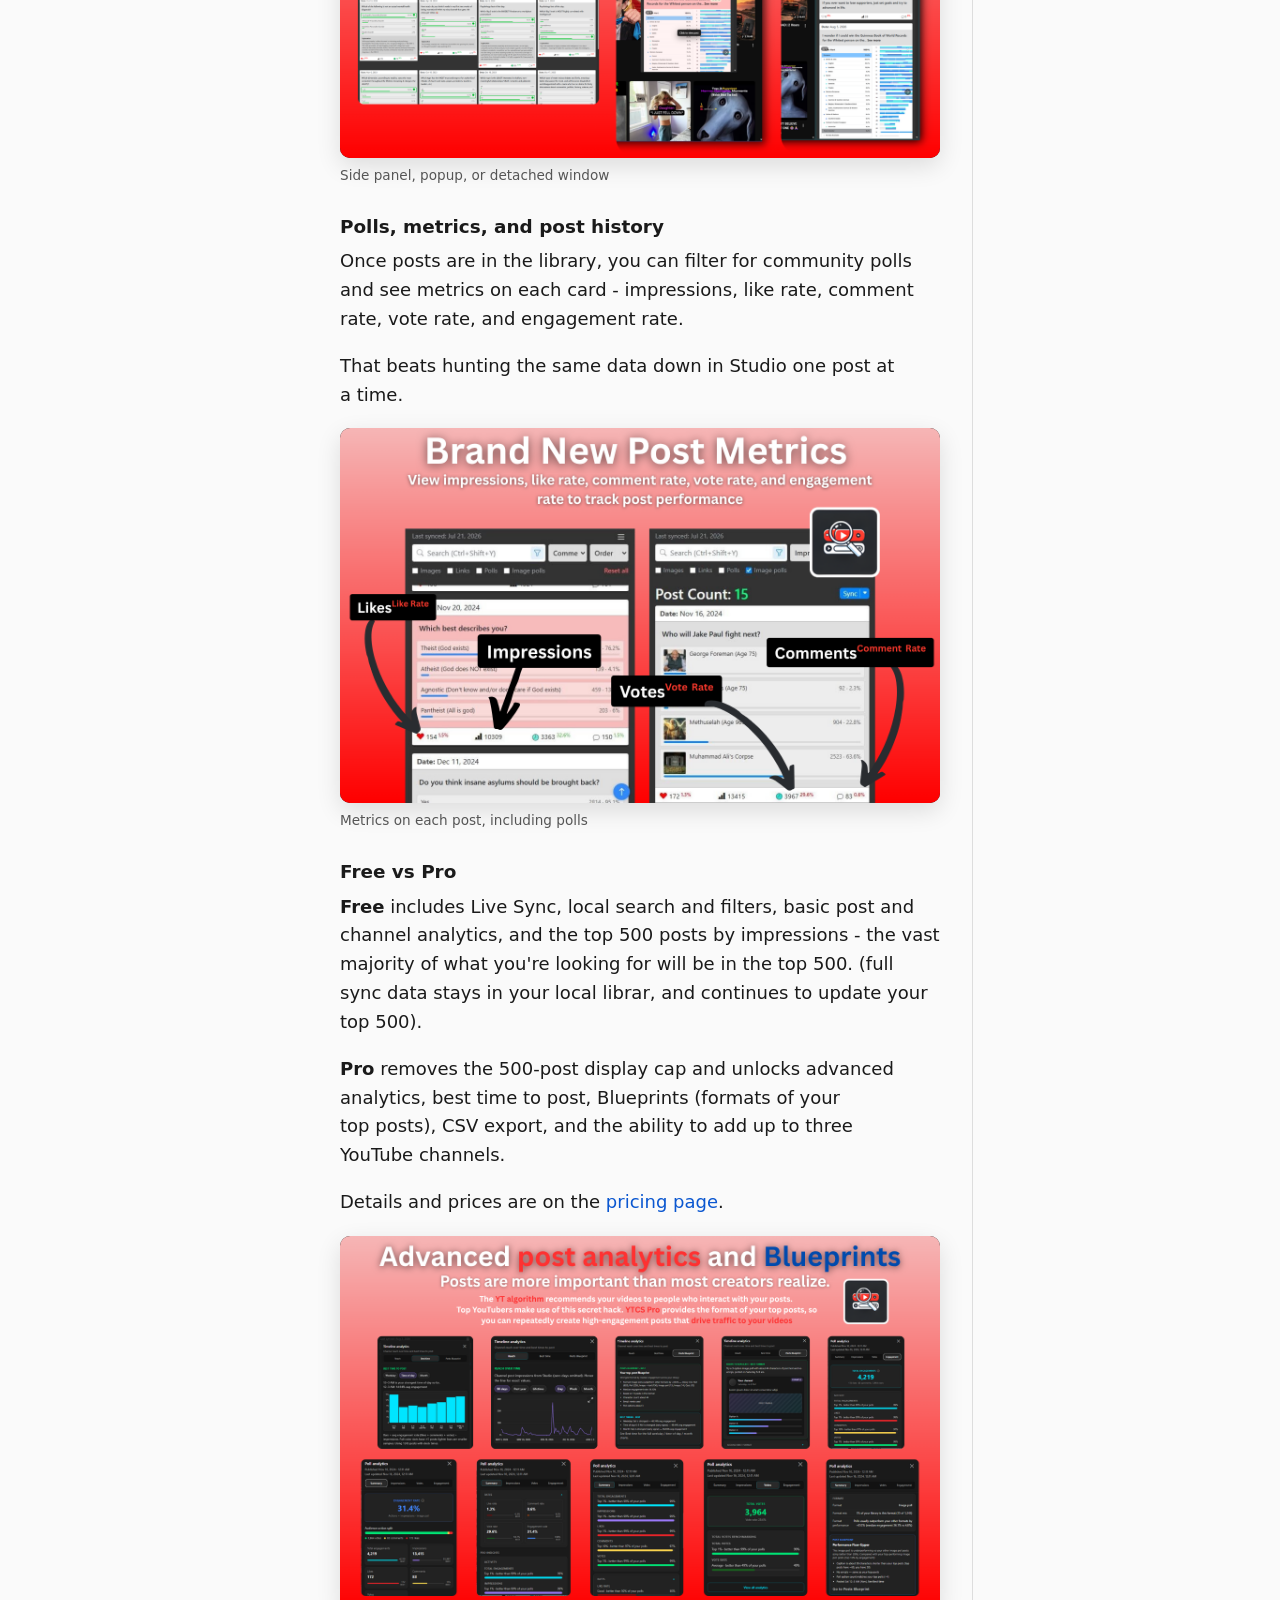
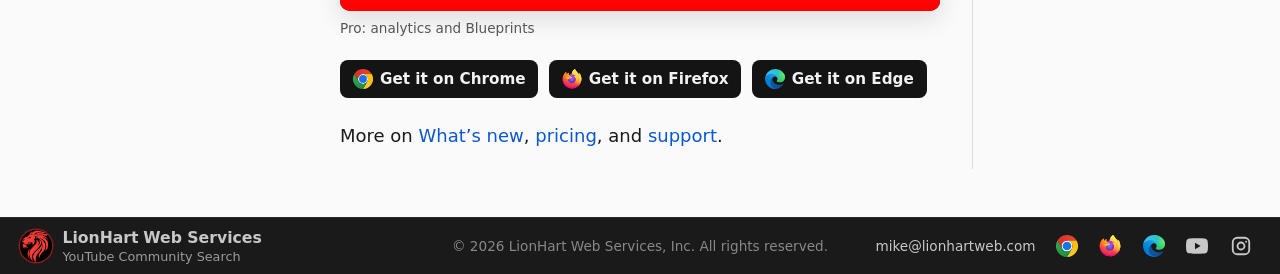
<file: youtube-community-search/guides/index.html>
<!DOCTYPE html>
<html lang="en">

<head>
  <!-- Google tag (gtag.js) -->
  <script async src="https://www.googletagmanager.com/gtag/js?id=G-X84N431ZX0"></script>
  <script>
    window.dataLayer = window.dataLayer || [];
    function gtag() { dataLayer.push(arguments); }
    gtag('js', new Date());

    gtag('config', 'G-X84N431ZX0');
  </script>
  <meta charset="UTF-8" />
  <meta name="viewport" content="width=device-width, initial-scale=1" />
  <title>Guides - YouTube Community Search</title>
  <meta name="description"
    content="How-tos for searching and managing YouTube Community posts (the Posts tab) with YouTube Community Search." />
  <link rel="icon" href="/assets/favicon.ico" sizes="any" />
  <link rel="icon" type="image/png" href="/assets/favicon-32.png" sizes="32x32" />
  <link rel="apple-touch-icon" href="/assets/apple-touch-icon.png" />
  <link rel="stylesheet" href="/styles.css" />
  <script type="application/ld+json">
    {
      "@context": "https://schema.org",
      "@graph": [
        {
          "@type": "Organization",
          "@id": "https://www.lionhartweb.com/#organization",
          "name": "LionHart Web Services",
          "url": "https://www.lionhartweb.com/"
        },
        {
          "@type": "CollectionPage",
          "@id": "https://www.lionhartweb.com/youtube-community-search/guides/#webpage",
          "url": "https://www.lionhartweb.com/youtube-community-search/guides/",
          "name": "Guides - YouTube Community Search",
          "description": "Articles and how-tos for searching and managing YouTube Community posts with YouTube Community Search.",
          "publisher": { "@id": "https://www.lionhartweb.com/#organization" },
          "mainEntity": {
            "@type": "Article",
            "headline": "How to find old YouTube community posts",
            "url": "https://www.lionhartweb.com/youtube-community-search/how-to-find-old-youtube-community-posts/",
            "datePublished": "2026-08-23"
          }
        }
      ]
    }
    </script>
</head>

<body>
  <header class="site-header">
    <div class="site-header-inner">
      <a class="site-brand" href="/">
        <img class="site-logo" src="/assets/lionhart-logo.png" width="42" height="42" alt="" />
        <span class="site-brand-stack">
          <span class="site-brand-business">LionHart Web Services</span>
          <span class="site-brand-product">YouTube Community Search</span>
        </span>
      </a>
      <div class="site-header-cluster">
        <div class="site-header-menus" id="site-header-menus">
          <nav class="site-nav" aria-label="Main">
            <a href="/youtube-community-search/whats-new/">What’s new</a>
            <a href="/youtube-community-search/guides/" aria-current="page">Guides</a>
            <a href="/youtube-community-search/pricing/">Pricing</a>
            <a href="/youtube-community-search/privacy/">Privacy</a>
            <a href="/youtube-community-search/terms/">Terms</a>
            <a href="/youtube-community-search/support/">Support</a>
          </nav>
          <nav class="site-follow" aria-label="Social">
            <a class="site-social-link" href="https://www.youtube.com/@LionhartM" rel="noopener noreferrer"
              title="YouTube @LionhartM" aria-label="YouTube @LionhartM">
              <img class="site-social-icon site-social-icon-youtube" src="/assets/icons/youtube-color.svg" alt=""
                width="28" height="28" />
            </a>
            <a class="site-social-link" href="https://www.instagram.com/mikelionhart/" rel="noopener noreferrer"
              title="Instagram @mikelionhart" aria-label="Instagram @mikelionhart">
              <img class="site-social-icon site-social-icon-instagram" src="/assets/icons/instagram-color.svg" alt=""
                width="28" height="28" />
            </a>
          </nav>
        </div>
        <div class="site-ext">
          <button class="site-ext-toggle" type="button" aria-expanded="false" aria-controls="site-ext-menu"
            aria-haspopup="true">
            Get Extension
          </button>
          <nav class="site-social" id="site-ext-menu" aria-label="Stores and social">
            <a class="site-social-link"
              href="https://chromewebstore.google.com/detail/youtube-community-search/bakbkfnfpkaidfipoedofcbbaebgbooa"
              rel="noopener noreferrer" title="Chrome Web Store" aria-label="Chrome Web Store">
              <img class="site-social-icon site-social-icon-chrome" src="/assets/icons/chrome-color.svg" alt=""
                width="28" height="28" />
            </a>
            <a class="site-social-link" href="https://addons.mozilla.org/en-US/firefox/addon/youtube-community-search/"
              rel="noopener noreferrer" title="Firefox add-on" aria-label="Firefox add-on">
              <img class="site-social-icon site-social-icon-firefox" src="/assets/icons/firefox-color.svg" alt=""
                width="28" height="28" />
            </a>
            <a class="site-social-link"
              href="https://microsoftedge.microsoft.com/addons/detail/youtube-community-search/kdifkjjmaidleflhohbecjdlpanekncg"
              rel="noopener noreferrer" title="Microsoft Edge Add-ons" aria-label="Microsoft Edge Add-ons">
              <img class="site-social-icon site-social-icon-edge" src="/assets/icons/edge-color.svg" alt="" width="28"
                height="28" />
            </a>
            <a class="site-social-link site-social-follow" href="https://www.youtube.com/@LionhartM"
              rel="noopener noreferrer" title="YouTube @LionhartM" aria-label="YouTube @LionhartM">
              <img class="site-social-icon site-social-icon-youtube" src="/assets/icons/youtube-color.svg" alt=""
                width="28" height="28" />
            </a>
            <a class="site-social-link site-social-follow" href="https://www.instagram.com/mikelionhart/"
              rel="noopener noreferrer" title="Instagram @mikelionhart" aria-label="Instagram @mikelionhart">
              <img class="site-social-icon site-social-icon-instagram" src="/assets/icons/instagram-color.svg" alt=""
                width="28" height="28" />
            </a>
          </nav>
        </div>
      </div>
      <button class="site-nav-toggle" type="button" aria-expanded="false" aria-controls="site-header-menus"
        aria-label="Open menu">
        <span class="site-nav-toggle-bars" aria-hidden="true"></span>
      </button>
    </div>
  </header>

  <main class="guide-page">
    <h1 class="guide-heading">Guides</h1>
    <div class="guide-layout">
      <article>
        <p class="article-kicker">Latest</p>
        <h2 class="guide-article-title">How to find old YouTube community posts</h2>
        <p class="article-meta">August 23, 2026 · LionHart Web Services</p>
        <div class="article-install">
          <p class="article-install-heading">Get the FREE <a
              href="https://chromewebstore.google.com/detail/youtube-community-search/bakbkfnfpkaidfipoedofcbbaebgbooa">YouTube
              Community Search</a> extension</p>
          <div class="store-cta">
            <a class="store-cta-link"
              href="https://chromewebstore.google.com/detail/youtube-community-search/bakbkfnfpkaidfipoedofcbbaebgbooa"
              rel="noopener noreferrer">
              <img class="site-social-icon site-social-icon-chrome" src="/assets/icons/chrome-color.svg" alt=""
                width="28" height="28" />
              Get it on Chrome
            </a>
            <a class="store-cta-link" href="https://addons.mozilla.org/en-US/firefox/addon/youtube-community-search/"
              rel="noopener noreferrer">
              <img class="site-social-icon site-social-icon-firefox" src="/assets/icons/firefox-color.svg" alt=""
                width="28" height="28" />
              Get it on Firefox
            </a>
            <a class="store-cta-link"
              href="https://microsoftedge.microsoft.com/addons/detail/youtube-community-search/kdifkjjmaidleflhohbecjdlpanekncg"
              rel="noopener noreferrer">
              <img class="site-social-icon site-social-icon-edge" src="/assets/icons/edge-color.svg" alt="" width="28"
                height="28" />
              Get it on Edge
            </a>
          </div>
          <p class="article-demo">
            <a href="https://youtu.be/pGNzdwDq0F8" rel="noopener noreferrer" target="_blank">View demo</a>
          </p>
        </div>
        <div class="confusion-note">
          <p><strong>Note:</strong> This extension searches posts from <strong><em>your own channel only</em></strong>.
            It does not search other channels. </p>
          <p>YouTube’s official API does not provide a way to search Community posts, so doing so through other means
            (scraping) violates YouTube’s terms of service.</p>
          <p><strong>YouTube Community Search</strong> uses 100% safe and legal methods to search your own posts, using
            your own logged-in Studio session, and does not violate YouTube’s terms of service.</p>
        </div>
        <p>
          If you use YouTube’s Community tab - YouTube now calls it
          <strong>Posts</strong> - to share updates, memes, or polls, you’ve
          probably hit the same wall: there is no search bar.
        </p>
        <p>
          After months or years of posting, finding an old poll or a past
          update can mean hours of scrolling.
        </p>
        <p>
          This guide covers why YouTube community posts search is missing, what
          people try instead, and how
          <a href="https://chromewebstore.google.com/detail/youtube-community-search/bakbkfnfpkaidfipoedofcbbaebgbooa">YouTube
            Community Search</a>, a <strong>FREE</strong> browser extension, lets you search your own
          post history in seconds instead of scrolling for hours.
        </p>
        <p class="article-skip">
          <a href="#sync-and-search">Skip to install and sync</a>
        </p>

        <h3>Why you can’t search the Posts / Community tab</h3>
        <p>
          YouTube doesn’t give you a built-in way to search your community post
          history.
        </p>
        <p>
          Even worse, the public YouTube API doesn’t provide you a searchable
          archive of those posts either. So the usual “export everything into
          another social tool” path doesn’t work here.
        </p>
        <p>
          Creators who need YouTube posts history usually try one of two things:
        </p>
        <ul>
          <li>
            <strong>Endless scroll.</strong> Open the public Posts tab or Studio
            and keep scrolling, hoping you don’t skip the one you’re looking
            for.
          </li>
          <li>
            <strong>Ctrl + F.</strong> Browser find only searches what’s already
            on screen. YouTube loads posts as you scroll, so older community
            posts never get a chance to match.
          </li>
        </ul>
        <p>
          That’s why “how to find old YouTube community posts” is such a common
          search - the tab is there, the history is there, and the search box
          isn’t.
        </p>

        <h3>Search and filter your community posts</h3>
        <p>
          <strong>YouTube Community Search</strong> is a browser extension from
          LionHart Web Services.
        </p>
        <p>
          It imports your YouTube Community posts from YouTube Studio Analytics
          (Live Sync), stores them locally in your browser, and lets you search
          and filter that library - it finds ALL posts - text posts, images, polls, image polls, quizzes, and
          links/shares.
        </p>
        <figure class="shot article-shot">
          <a class="shot-link" href="/assets/screenshots/search-and-filter.png">
            <img src="/assets/screenshots/search-and-filter.png" width="1280" height="800"
              alt="Search and filter YouTube community posts by text, images, polls, quizzes, and links."
              loading="lazy" />
          </a>
          <figcaption>Search and filter your post library</figcaption>
        </figure>
        <p>
          Type a phrase to find matching posts. Narrow the list to polls, images,
          or links when you only want that type.
        </p>
        <p>
          <strong>YouTube Community Search</strong> can sync a large history - up to 5,000 posts in one sync - and keeps
          that library on your machine permanently, enabling <strong>full offline access</strong> to your post history.
        </p>
        <p>
          Free displays your top 500 posts by impressions. The rest stay stored
          locally so they’re still in your library. The majority of what you're looking for will be in the top 500.
        </p>
        <p>
          The extension works from your logged-in Studio session. It does not
          ask for your Google password.
        </p>
        <p>
          <strong>Post content stays in your browser</strong> for normal use, rather than being
          sent to LionHart servers.
        </p>
        <p>
          <strong>In an age of data breaches and privacy invasion, we take pride in being one of the few extensions
            that doesn't send your data to third parties.</strong>
        </p>

        <h3 id="sync-and-search">How to sync and search your posts</h3>
        <ol>
          <li>
            <strong>Install the extension.</strong> The current upgraded version is live on
            <a href="https://chromewebstore.google.com/detail/youtube-community-search/bakbkfnfpkaidfipoedofcbbaebgbooa"
              rel="noopener noreferrer">Chrome</a>,
            <a href="https://addons.mozilla.org/en-US/firefox/addon/youtube-community-search/"
              rel="noopener noreferrer">Firefox</a>,
            and
            <a href="https://microsoftedge.microsoft.com/addons/detail/youtube-community-search/kdifkjjmaidleflhohbecjdlpanekncg"
              rel="noopener noreferrer">Edge</a>.
          </li>
          <li>
            <strong>Log in to YouTube Studio.</strong> No need to have
            YouTube Studio open while you sync posts, just make sure you're logged in to YouTube and on the correct
            account you want to sync posts from.
            (side panel is recommended for easier syncing, but is not necessary).
          </li>
          <li>
            <strong>Click the extension icon.</strong> A side panel will open with a button to "Sync Posts". Confirm the
            channel is correct and click "Get Posts Now". The extension will sync your posts automatically.
            <figure class="shot article-shot">
              <a class="shot-link" href="/assets/screenshots/sync.png">
                <img src="/assets/screenshots/sync.png" width="1280" height="800"
                  alt="Live Sync success: latest YouTube community posts added and updated in seconds."
                  loading="lazy" />
              </a>
              <figcaption>Live Sync from YouTube Studio Analytics</figcaption>
            </figure>
          </li>
          <li>
            <strong>Search and filter your library</strong>, including old polls and posts from
            the community tab.
            <figure class="shot article-shot">
              <a class="shot-link shot-link-natural" href="/assets/screenshots/search.png">
                <img src="/assets/screenshots/search.png" width="1652" height="944"
                  alt="Search YouTube community posts in the extension library." loading="lazy" />
              </a>
              <figcaption>Search your post library</figcaption>
            </figure>
          </li>
          <li>
            <strong>Click any post</strong> to open it on YouTube.
            <figure class="shot article-shot">
              <a class="shot-link shot-link-natural" href="/assets/screenshots/click-to-navigate.png">
                <img src="/assets/screenshots/click-to-navigate.png" width="1677" height="937"
                  alt="Click a community post in YouTube Community Search to open it on YouTube." loading="lazy" />
              </a>
              <figcaption>Click a post to open it on YouTube</figcaption>
            </figure>
          </li>
        </ol>
        <figure class="shot article-shot">
          <a class="shot-link" href="/assets/screenshots/window-modes.png">
            <img src="/assets/screenshots/window-modes.png" width="1280" height="800"
              alt="YouTube Community Search window modes: detached window, toolbar popup, and side panel."
              loading="lazy" />
          </a>
          <figcaption>Side panel, popup, or detached window</figcaption>
        </figure>

        <h3>Polls, metrics, and post history</h3>
        <p>
          Once posts are in the library, you can filter for community polls and
          see metrics on each card - impressions, like rate, comment rate, vote
          rate, and engagement rate.
        </p>
        <p>
          That beats hunting the same data down in Studio one post at a time.
        </p>
        <figure class="shot article-shot">
          <a class="shot-link" href="/assets/screenshots/metrics.png">
            <img src="/assets/screenshots/metrics.png" width="1280" height="800"
              alt="Post metrics on a YouTube community post card: impressions, like rate, comment rate, vote rate, and engagement rate."
              loading="lazy" />
          </a>
          <figcaption>Metrics on each post, including polls</figcaption>
        </figure>

        <h3>Free vs Pro</h3>
        <p>
          <strong>Free</strong> includes Live Sync, local search and filters,
          basic post and channel analytics, and the top 500 posts by impressions
          - the vast majority of what you're looking for will be in the top 500. (full sync data stays in your local
          librar, and continues to update your top 500).
        </p>
        <p>
          <strong>Pro</strong> removes the 500-post display cap and unlocks
          advanced analytics, best time to post, Blueprints (formats of your top
          posts), CSV export, and the ability to add up to three YouTube channels.
        </p>
        <p>
          Details and prices are on the
          <a href="/youtube-community-search/pricing/">pricing page</a>.
        </p>
        <figure class="shot article-shot">
          <a class="shot-link" href="/assets/screenshots/analytics.png">
            <img src="/assets/screenshots/analytics.png" width="1280" height="800"
              alt="Advanced YouTube community post analytics and Blueprints in YouTube Community Search Pro."
              loading="lazy" />
          </a>
          <figcaption>Pro: analytics and Blueprints</figcaption>
        </figure>

        <div class="store-cta">
          <a class="store-cta-link"
            href="https://chromewebstore.google.com/detail/youtube-community-search/bakbkfnfpkaidfipoedofcbbaebgbooa"
            rel="noopener noreferrer">
            <img class="site-social-icon site-social-icon-chrome" src="/assets/icons/chrome-color.svg" alt="" width="28"
              height="28" />
            Get it on Chrome
          </a>
          <a class="store-cta-link" href="https://addons.mozilla.org/en-US/firefox/addon/youtube-community-search/"
            rel="noopener noreferrer">
            <img class="site-social-icon site-social-icon-firefox" src="/assets/icons/firefox-color.svg" alt=""
              width="28" height="28" />
            Get it on Firefox
          </a>
          <a class="store-cta-link"
            href="https://microsoftedge.microsoft.com/addons/detail/youtube-community-search/kdifkjjmaidleflhohbecjdlpanekncg"
            rel="noopener noreferrer">
            <img class="site-social-icon site-social-icon-edge" src="/assets/icons/edge-color.svg" alt="" width="28"
              height="28" />
            Get it on Edge
          </a>
        </div>
        <p>
          More on
          <a href="/youtube-community-search/whats-new/">What’s new</a>,
          <a href="/youtube-community-search/pricing/">pricing</a>, and
          <a href="/youtube-community-search/support/">support</a>.
        </p>
      </article>

      <aside class="guide-sidebar" aria-label="Articles">
        <h2>Articles</h2>
        <ul class="guide-sidebar-list">
          <li>
            <a href="/youtube-community-search/how-to-find-old-youtube-community-posts/" aria-current="page">How to find
              old YouTube community posts</a>
            <time datetime="2026-08-23">August 23, 2026</time>
          </li>
        </ul>
      </aside>
    </div>
  </main>

  <footer class="site-footer">
    <div class="site-footer-inner">
      <div class="site-footer-top">
        <a class="site-footer-brand" href="/">
          <img class="site-footer-logo" src="/assets/lionhart-logo.png" width="28" height="28" alt="" />
          <span class="site-footer-brand-text">
            <span class="site-footer-business">
              <span class="site-footer-business-lead">LionHart</span>
              <span class="site-footer-business-rest">Web Services</span>
            </span>
            <span class="site-footer-product">YouTube Community Search</span>
          </span>
        </a>
        <div class="site-footer-aside">
          <a class="site-footer-email" href="mailto:mike@lionhartweb.com">mike@lionhartweb.com</a>
          <nav class="site-social" aria-label="Stores and social">
            <a class="site-social-link"
              href="https://chromewebstore.google.com/detail/youtube-community-search/bakbkfnfpkaidfipoedofcbbaebgbooa"
              rel="noopener noreferrer" title="Chrome Web Store" aria-label="Chrome Web Store">
              <img class="site-social-icon site-social-icon-chrome" src="/assets/icons/chrome-color.svg" alt=""
                width="22" height="22" />
            </a>
            <a class="site-social-link" href="https://addons.mozilla.org/en-US/firefox/addon/youtube-community-search/"
              rel="noopener noreferrer" title="Firefox add-on" aria-label="Firefox add-on">
              <img class="site-social-icon site-social-icon-firefox" src="/assets/icons/firefox-color.svg" alt=""
                width="22" height="22" />
            </a>
            <a class="site-social-link"
              href="https://microsoftedge.microsoft.com/addons/detail/youtube-community-search/kdifkjjmaidleflhohbecjdlpanekncg"
              rel="noopener noreferrer" title="Microsoft Edge Add-ons" aria-label="Microsoft Edge Add-ons">
              <img class="site-social-icon site-social-icon-edge" src="/assets/icons/edge-color.svg" alt="" width="22"
                height="22" />
            </a>
            <a class="site-social-link" href="https://www.youtube.com/@LionhartM" rel="noopener noreferrer"
              title="YouTube @LionhartM" aria-label="YouTube @LionhartM">
              <span class="site-social-icon site-social-icon-youtube" aria-hidden="true"></span>
            </a>
            <a class="site-social-link" href="https://www.instagram.com/mikelionhart/" rel="noopener noreferrer"
              title="Instagram @mikelionhart" aria-label="Instagram @mikelionhart">
              <span class="site-social-icon site-social-icon-instagram" aria-hidden="true"></span>
            </a>
          </nav>
        </div>
        <p class="site-footer-legal">
          &copy; 2026 LionHart Web Services, Inc. All rights reserved.
        </p>
      </div>
    </div>
  </footer>
  <script src="/js/lightbox.js"></script>
  <script src="/js/nav.js"></script>

</body>

</html>
</file>
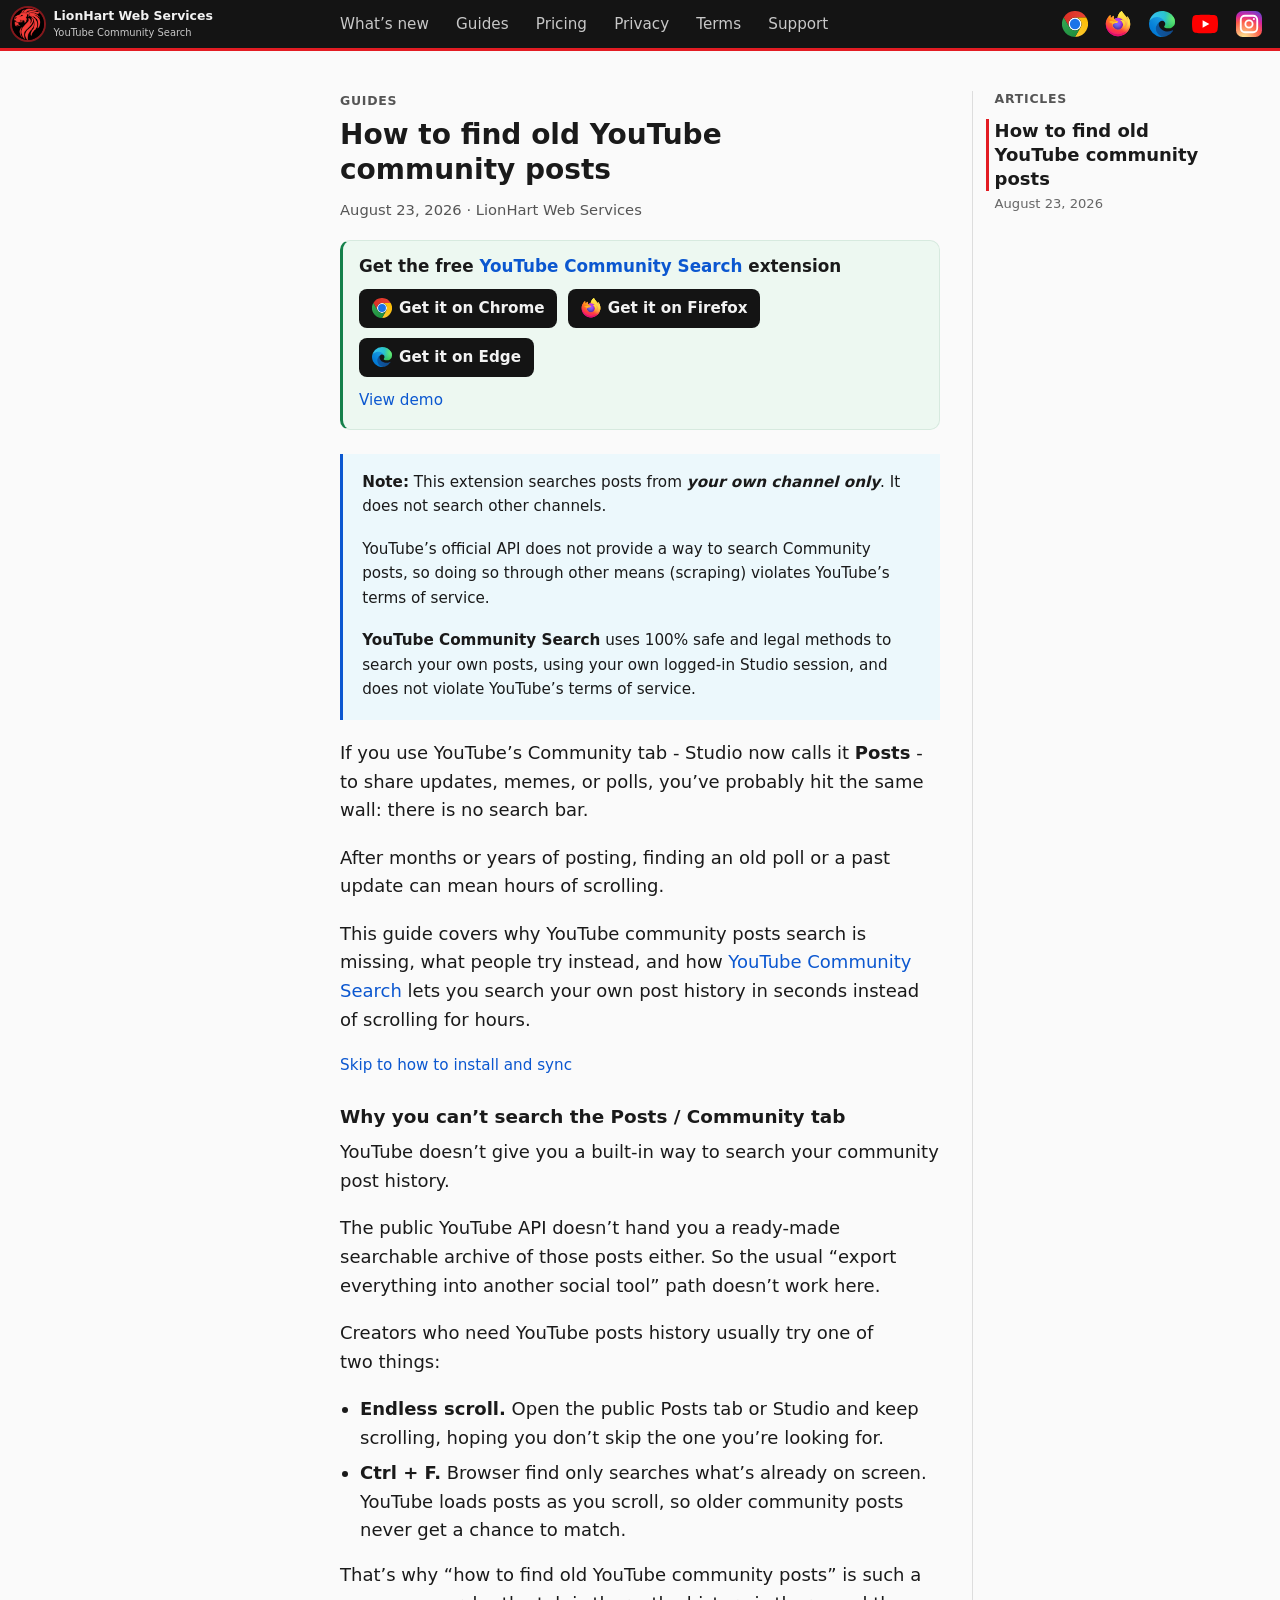
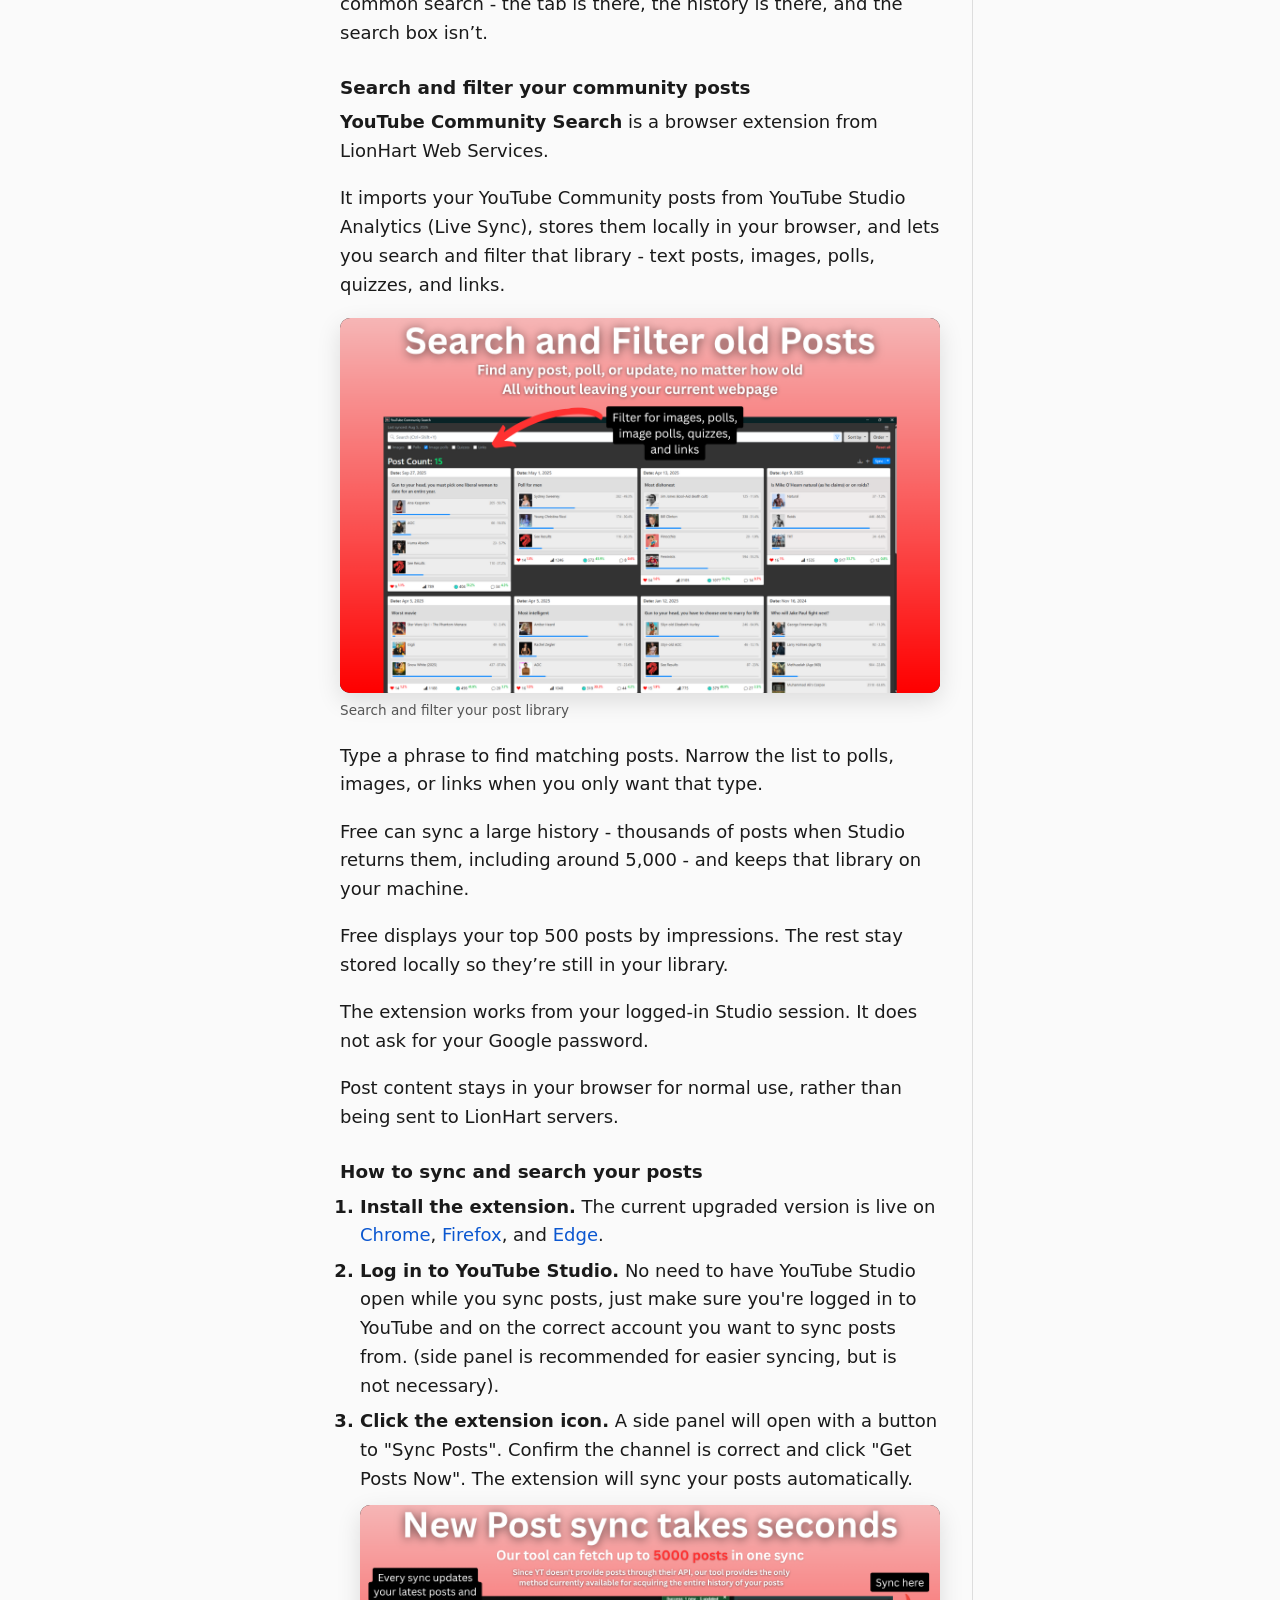
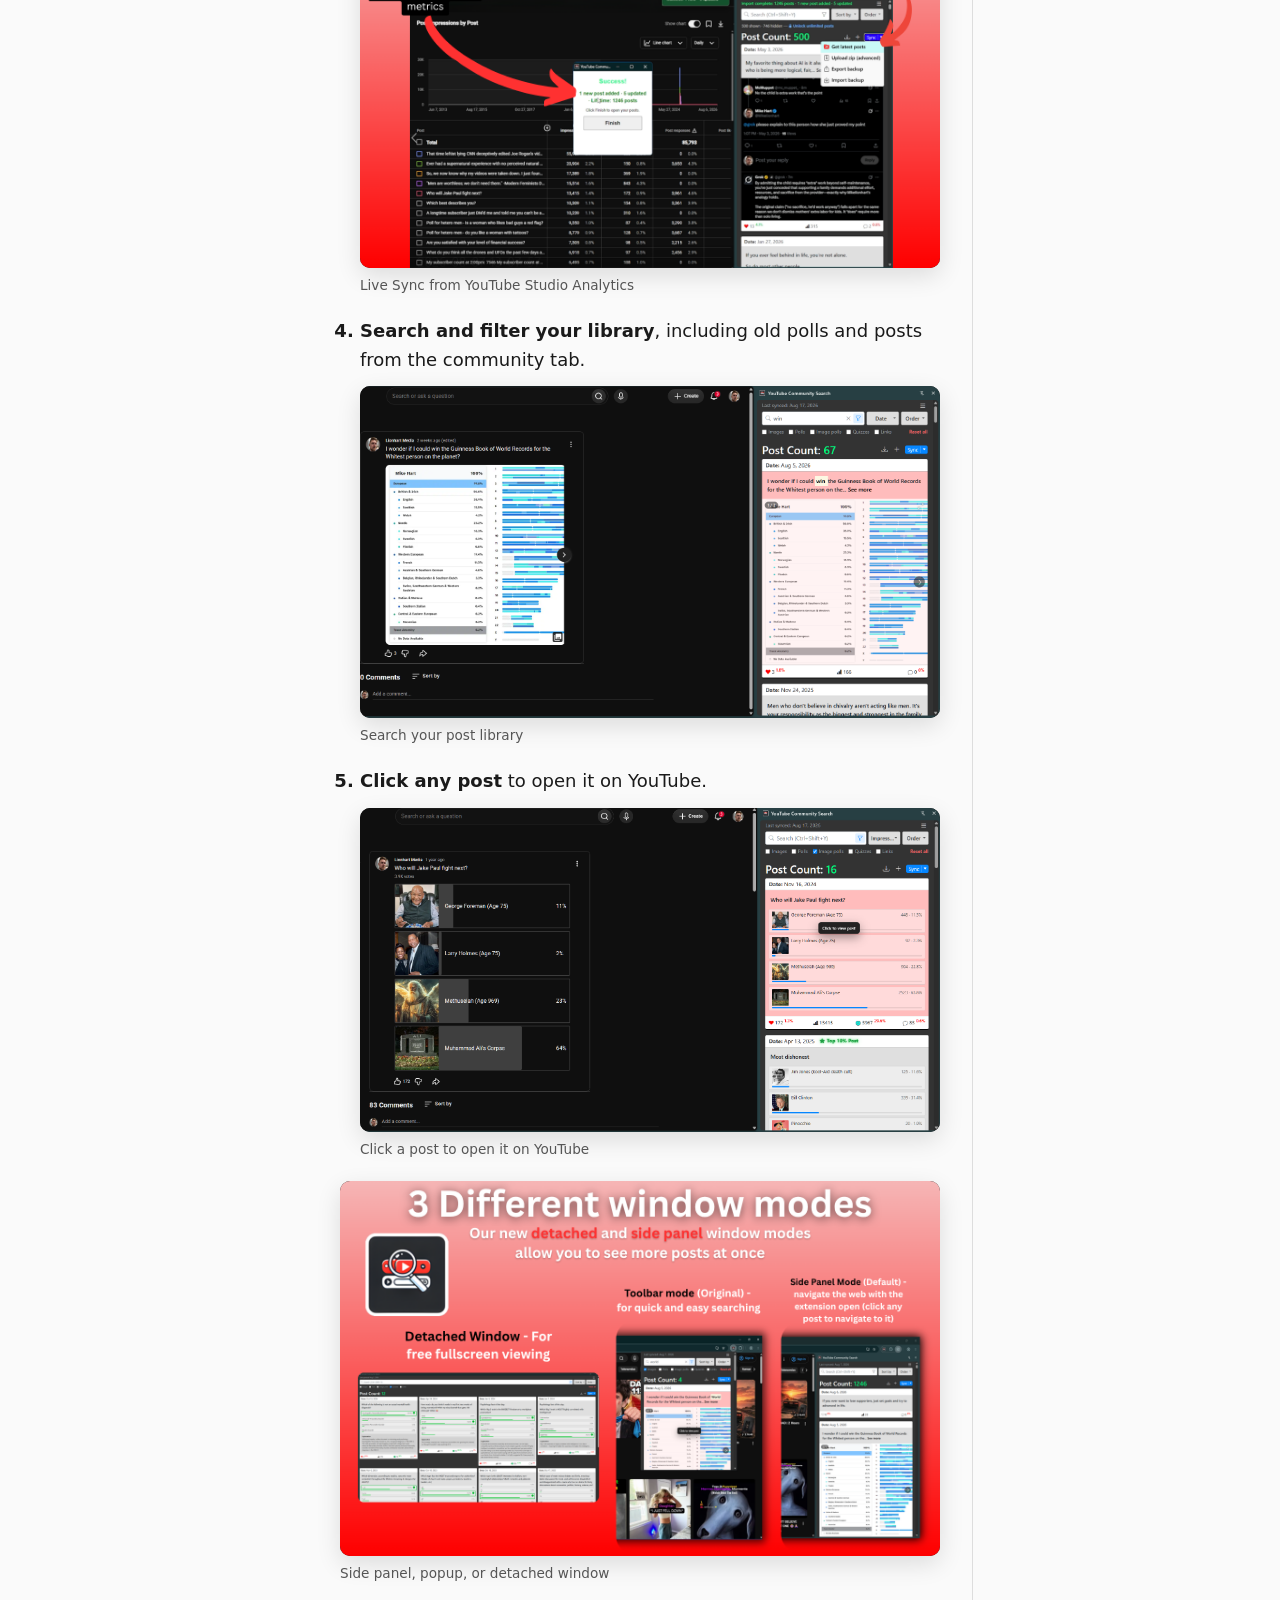
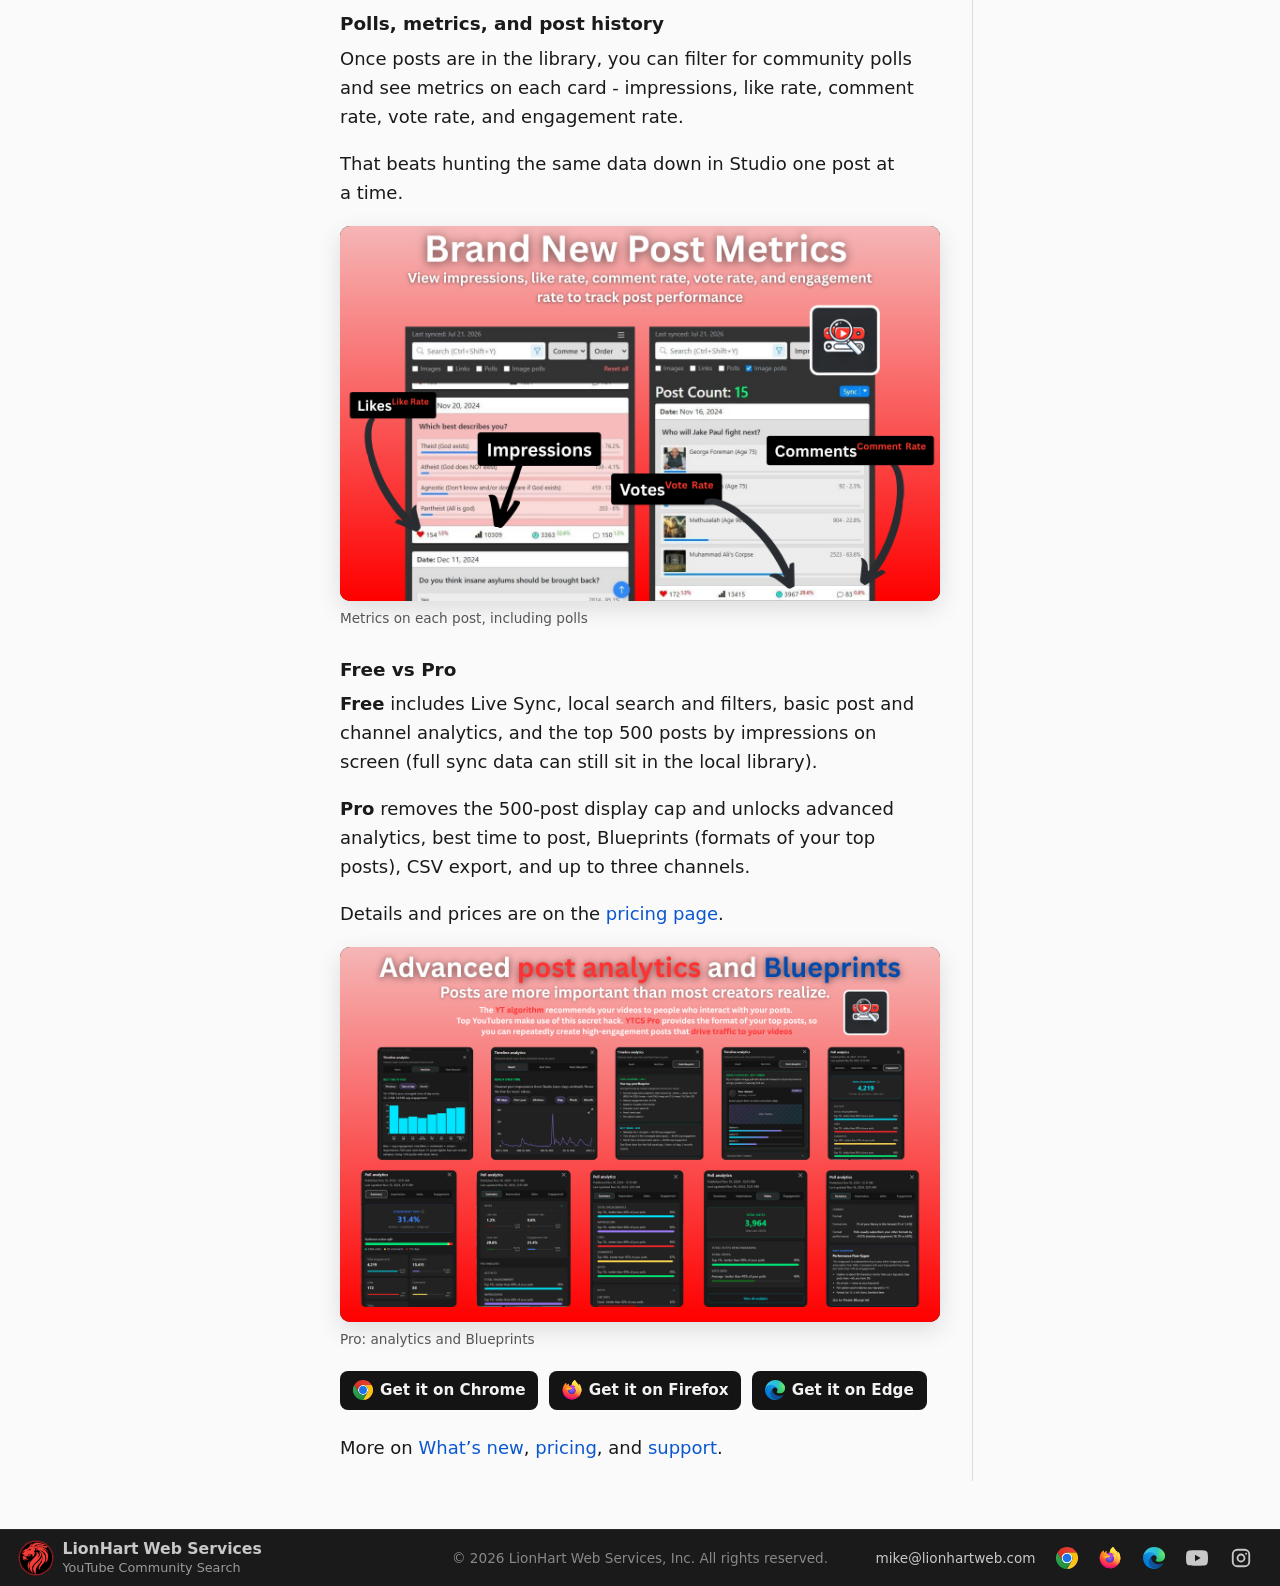
<file: youtube-community-search/how-to-find-old-youtube-community-posts/index.html>
<!DOCTYPE html>
<html lang="en">

<head>
  <!-- Google tag (gtag.js) -->
  <script async src="https://www.googletagmanager.com/gtag/js?id=G-X84N431ZX0"></script>
  <script>
    window.dataLayer = window.dataLayer || [];
    function gtag() { dataLayer.push(arguments); }
    gtag('js', new Date());

    gtag('config', 'G-X84N431ZX0');
  </script>
  <meta charset="UTF-8" />
  <meta name="viewport" content="width=device-width, initial-scale=1" />
  <title>How to find old YouTube community posts - YouTube Community Search</title>
  <meta name="description"
    content="YouTube’s Posts tab has no search bar. Here’s why scrolling and Ctrl+F fall short, and how to search your community post history with YouTube Community Search." />
  <link rel="icon" href="/assets/favicon.ico" sizes="any" />
  <link rel="icon" type="image/png" href="/assets/favicon-32.png" sizes="32x32" />
  <link rel="apple-touch-icon" href="/assets/apple-touch-icon.png" />
  <link rel="stylesheet" href="/styles.css" />
  <script type="application/ld+json">
    {
      "@context": "https://schema.org",
      "@graph": [
        {
          "@type": "Organization",
          "@id": "https://www.lionhartweb.com/#organization",
          "name": "LionHart Web Services",
          "legalName": "LionHart Web Services, Inc.",
          "url": "https://www.lionhartweb.com/",
          "email": "mike@lionhartweb.com",
          "logo": "https://www.lionhartweb.com/assets/lionhart-logo.png",
          "sameAs": [
            "https://www.youtube.com/@LionhartM",
            "https://www.instagram.com/mikelionhart/"
          ]
        },
        {
          "@type": "SoftwareApplication",
          "@id": "https://www.lionhartweb.com/#youtube-community-search",
          "name": "YouTube Community Search",
          "url": "https://www.lionhartweb.com/",
          "applicationCategory": "BrowserApplication",
          "operatingSystem": "Chrome, Firefox, Microsoft Edge",
          "browserRequirements": "Google Chrome, Mozilla Firefox, or Microsoft Edge",
          "description": "Browser extension for YouTube creators and channel managers. It imports YouTube Community posts from YouTube Studio Analytics (Live Sync), stores them locally in the browser, and lets you search, filter, and review performance. An optional Studio zip import is available as a backup for text and metrics. Available on Chrome, Firefox, and Microsoft Edge.",
          "author": { "@id": "https://www.lionhartweb.com/#organization" },
          "publisher": { "@id": "https://www.lionhartweb.com/#organization" },
          "installUrl": "https://chromewebstore.google.com/detail/youtube-community-search/bakbkfnfpkaidfipoedofcbbaebgbooa",
          "sameAs": [
            "https://chromewebstore.google.com/detail/youtube-community-search/bakbkfnfpkaidfipoedofcbbaebgbooa",
            "https://addons.mozilla.org/en-US/firefox/addon/youtube-community-search/",
            "https://microsoftedge.microsoft.com/addons/detail/youtube-community-search/kdifkjjmaidleflhohbecjdlpanekncg"
          ]
        },
        {
          "@type": "WebSite",
          "@id": "https://www.lionhartweb.com/#website",
          "url": "https://www.lionhartweb.com/",
          "name": "YouTube Community Search",
          "publisher": { "@id": "https://www.lionhartweb.com/#organization" }
        },
        {
          "@type": "WebPage",
          "@id": "https://www.lionhartweb.com/youtube-community-search/how-to-find-old-youtube-community-posts/#webpage",
          "url": "https://www.lionhartweb.com/youtube-community-search/how-to-find-old-youtube-community-posts/",
          "name": "How to find old YouTube community posts - YouTube Community Search",
          "isPartOf": { "@id": "https://www.lionhartweb.com/#website" },
          "about": { "@id": "https://www.lionhartweb.com/#youtube-community-search" },
          "publisher": { "@id": "https://www.lionhartweb.com/#organization" }
        },
        {
          "@type": "Article",
          "headline": "How to find old YouTube community posts",
          "datePublished": "2026-08-23",
          "dateModified": "2026-08-23",
          "author": { "@id": "https://www.lionhartweb.com/#organization" },
          "publisher": { "@id": "https://www.lionhartweb.com/#organization" },
          "image": "https://www.lionhartweb.com/assets/screenshots/search-and-filter.png",
          "mainEntityOfPage": {
            "@id": "https://www.lionhartweb.com/youtube-community-search/how-to-find-old-youtube-community-posts/#webpage"
          },
          "description": "YouTube’s Posts tab has no search bar. Here’s why scrolling and Ctrl+F fall short, and how to search your community post history with YouTube Community Search."
        }
      ]
    }
    </script>
</head>

<body>
  <header class="site-header">
    <div class="site-header-inner">
      <a class="site-brand" href="/">
        <img class="site-logo" src="/assets/lionhart-logo.png" width="42" height="42" alt="" />
        <span class="site-brand-stack">
          <span class="site-brand-business">LionHart Web Services</span>
          <span class="site-brand-product">YouTube Community Search</span>
        </span>
      </a>
      <div class="site-header-cluster">
        <div class="site-header-menus" id="site-header-menus">
          <nav class="site-nav" aria-label="Main">
            <a href="/youtube-community-search/whats-new/">What’s new</a>
            <a href="/youtube-community-search/guides/">Guides</a>
            <a href="/youtube-community-search/pricing/">Pricing</a>
            <a href="/youtube-community-search/privacy/">Privacy</a>
            <a href="/youtube-community-search/terms/">Terms</a>
            <a href="/youtube-community-search/support/">Support</a>
          </nav>
          <nav class="site-follow" aria-label="Social">
            <a class="site-social-link" href="https://www.youtube.com/@LionhartM" rel="noopener noreferrer"
              title="YouTube @LionhartM" aria-label="YouTube @LionhartM">
              <img class="site-social-icon site-social-icon-youtube" src="/assets/icons/youtube-color.svg" alt=""
                width="28" height="28" />
            </a>
            <a class="site-social-link" href="https://www.instagram.com/mikelionhart/" rel="noopener noreferrer"
              title="Instagram @mikelionhart" aria-label="Instagram @mikelionhart">
              <img class="site-social-icon site-social-icon-instagram" src="/assets/icons/instagram-color.svg" alt=""
                width="28" height="28" />
            </a>
          </nav>
        </div>
        <div class="site-ext">
          <button class="site-ext-toggle" type="button" aria-expanded="false" aria-controls="site-ext-menu"
            aria-haspopup="true">
            Get Extension
          </button>
          <nav class="site-social" id="site-ext-menu" aria-label="Stores and social">
            <a class="site-social-link"
              href="https://chromewebstore.google.com/detail/youtube-community-search/bakbkfnfpkaidfipoedofcbbaebgbooa"
              rel="noopener noreferrer" title="Chrome Web Store" aria-label="Chrome Web Store">
              <img class="site-social-icon site-social-icon-chrome" src="/assets/icons/chrome-color.svg" alt=""
                width="28" height="28" />
            </a>
            <a class="site-social-link" href="https://addons.mozilla.org/en-US/firefox/addon/youtube-community-search/"
              rel="noopener noreferrer" title="Firefox add-on" aria-label="Firefox add-on">
              <img class="site-social-icon site-social-icon-firefox" src="/assets/icons/firefox-color.svg" alt=""
                width="28" height="28" />
            </a>
            <a class="site-social-link"
              href="https://microsoftedge.microsoft.com/addons/detail/youtube-community-search/kdifkjjmaidleflhohbecjdlpanekncg"
              rel="noopener noreferrer" title="Microsoft Edge Add-ons" aria-label="Microsoft Edge Add-ons">
              <img class="site-social-icon site-social-icon-edge" src="/assets/icons/edge-color.svg" alt="" width="28"
                height="28" />
            </a>
            <a class="site-social-link site-social-follow" href="https://www.youtube.com/@LionhartM"
              rel="noopener noreferrer" title="YouTube @LionhartM" aria-label="YouTube @LionhartM">
              <img class="site-social-icon site-social-icon-youtube" src="/assets/icons/youtube-color.svg" alt=""
                width="28" height="28" />
            </a>
            <a class="site-social-link site-social-follow" href="https://www.instagram.com/mikelionhart/"
              rel="noopener noreferrer" title="Instagram @mikelionhart" aria-label="Instagram @mikelionhart">
              <img class="site-social-icon site-social-icon-instagram" src="/assets/icons/instagram-color.svg" alt=""
                width="28" height="28" />
            </a>
          </nav>
        </div>
      </div>
      <button class="site-nav-toggle" type="button" aria-expanded="false" aria-controls="site-header-menus"
        aria-label="Open menu">
        <span class="site-nav-toggle-bars" aria-hidden="true"></span>
      </button>
    </div>
  </header>

  <main class="guide-page">
    <div class="guide-layout">
      <article>
        <p class="article-kicker">
          <a href="/youtube-community-search/guides/">Guides</a>
        </p>
        <h1>How to find old YouTube community posts</h1>
        <p class="article-meta">August 23, 2026 · LionHart Web Services</p>
        <div class="article-install">
          <p class="article-install-heading">Get the free <a
              href="https://chromewebstore.google.com/detail/youtube-community-search/bakbkfnfpkaidfipoedofcbbaebgbooa">YouTube
              Community Search</a> extension</p>
          <div class="store-cta">
            <a class="store-cta-link"
              href="https://chromewebstore.google.com/detail/youtube-community-search/bakbkfnfpkaidfipoedofcbbaebgbooa"
              rel="noopener noreferrer">
              <img class="site-social-icon site-social-icon-chrome" src="/assets/icons/chrome-color.svg" alt=""
                width="28" height="28" />
              Get it on Chrome
            </a>
            <a class="store-cta-link" href="https://addons.mozilla.org/en-US/firefox/addon/youtube-community-search/"
              rel="noopener noreferrer">
              <img class="site-social-icon site-social-icon-firefox" src="/assets/icons/firefox-color.svg" alt=""
                width="28" height="28" />
              Get it on Firefox
            </a>
            <a class="store-cta-link"
              href="https://microsoftedge.microsoft.com/addons/detail/youtube-community-search/kdifkjjmaidleflhohbecjdlpanekncg"
              rel="noopener noreferrer">
              <img class="site-social-icon site-social-icon-edge" src="/assets/icons/edge-color.svg" alt="" width="28"
                height="28" />
              Get it on Edge
            </a>
          </div>
          <p class="article-demo">
            <a href="https://youtu.be/pGNzdwDq0F8" rel="noopener noreferrer" target="_blank">View demo</a>
          </p>
        </div>
        <div class="confusion-note">
          <p><strong>Note:</strong> This extension searches posts from <strong><em>your own channel only</em></strong>.
            It does not search other channels. </p>
          <p>YouTube’s official API does not provide a way to search Community posts, so doing so through other means
            (scraping) violates YouTube’s terms of service.</p>
          <p><strong>YouTube Community Search</strong> uses 100% safe and legal methods to search your own posts, using
            your own logged-in Studio session, and does not violate YouTube’s terms of service.</p>
        </div>
        <p>
          If you use YouTube’s Community tab - Studio now calls it
          <strong>Posts</strong> - to share updates, memes, or polls, you’ve
          probably hit the same wall: there is no search bar.
        </p>
        <p>
          After months or years of posting, finding an old poll or a past
          update can mean hours of scrolling.
        </p>
        <p>
          This guide covers why YouTube community posts search is missing, what
          people try instead, and how
          <a href="/">YouTube Community Search</a> lets you search your own
          post history in seconds instead of scrolling for hours.
        </p>
        <p class="article-skip">
          <a href="#sync-and-search">Skip to how to install and sync</a>
        </p>

        <h2>Why you can’t search the Posts / Community tab</h2>
        <p>
          YouTube doesn’t give you a built-in way to search your community post
          history.
        </p>
        <p>
          The public YouTube API doesn’t hand you a ready-made searchable
          archive of those posts either. So the usual “export everything into
          another social tool” path doesn’t work here.
        </p>
        <p>
          Creators who need YouTube posts history usually try one of two things:
        </p>
        <ul>
          <li>
            <strong>Endless scroll.</strong> Open the public Posts tab or Studio
            and keep scrolling, hoping you don’t skip the one you’re looking
            for.
          </li>
          <li>
            <strong>Ctrl + F.</strong> Browser find only searches what’s already
            on screen. YouTube loads posts as you scroll, so older community
            posts never get a chance to match.
          </li>
        </ul>
        <p>
          That’s why “how to find old YouTube community posts” is such a common
          search - the tab is there, the history is there, and the search box
          isn’t.
        </p>

        <h2>Search and filter your community posts</h2>
        <p>
          <strong>YouTube Community Search</strong> is a browser extension from
          LionHart Web Services.
        </p>
        <p>
          It imports your YouTube Community posts from YouTube Studio Analytics
          (Live Sync), stores them locally in your browser, and lets you search
          and filter that library - text posts, images, polls, quizzes, and
          links.
        </p>
        <figure class="shot article-shot">
          <a class="shot-link" href="/assets/screenshots/search-and-filter.png">
            <img src="/assets/screenshots/search-and-filter.png" width="1280" height="800"
              alt="Search and filter YouTube community posts by text, images, polls, quizzes, and links."
              loading="lazy" />
          </a>
          <figcaption>Search and filter your post library</figcaption>
        </figure>
        <p>
          Type a phrase to find matching posts. Narrow the list to polls, images,
          or links when you only want that type.
        </p>
        <p>
          Free can sync a large history - thousands of posts when Studio returns
          them, including around 5,000 - and keeps that library on your machine.
        </p>
        <p>
          Free displays your top 500 posts by impressions. The rest stay stored
          locally so they’re still in your library.
        </p>
        <p>
          The extension works from your logged-in Studio session. It does not
          ask for your Google password.
        </p>
        <p>
          Post content stays in your browser for normal use, rather than being
          sent to LionHart servers.
        </p>

        <h2 id="sync-and-search">How to sync and search your posts</h2>
        <ol>
          <li>
            <strong>Install the extension.</strong> The current upgraded version is live on
            <a href="https://chromewebstore.google.com/detail/youtube-community-search/bakbkfnfpkaidfipoedofcbbaebgbooa"
              rel="noopener noreferrer">Chrome</a>,
            <a href="https://addons.mozilla.org/en-US/firefox/addon/youtube-community-search/"
              rel="noopener noreferrer">Firefox</a>,
            and
            <a href="https://microsoftedge.microsoft.com/addons/detail/youtube-community-search/kdifkjjmaidleflhohbecjdlpanekncg"
              rel="noopener noreferrer">Edge</a>.
          </li>
          <li>
            <strong>Log in to YouTube Studio.</strong> No need to have
            YouTube Studio open while you sync posts, just make sure you're logged in to YouTube and on the correct
            account you want to sync posts from.
            (side panel is recommended for easier syncing, but is not necessary).
          </li>
          <li>
            <strong>Click the extension icon.</strong> A side panel will open with a button to "Sync Posts". Confirm the
            channel is correct and click "Get Posts Now". The extension will sync your posts automatically.
            <figure class="shot article-shot">
              <a class="shot-link" href="/assets/screenshots/sync.png">
                <img src="/assets/screenshots/sync.png" width="1280" height="800"
                  alt="Live Sync success: latest YouTube community posts added and updated in seconds."
                  loading="lazy" />
              </a>
              <figcaption>Live Sync from YouTube Studio Analytics</figcaption>
            </figure>
          </li>
          <li>
            <strong>Search and filter your library</strong>, including old polls and posts from
            the community tab.
            <figure class="shot article-shot">
              <a class="shot-link shot-link-natural" href="/assets/screenshots/search.png">
                <img src="/assets/screenshots/search.png" width="1652" height="944"
                  alt="Search YouTube community posts in the extension library." loading="lazy" />
              </a>
              <figcaption>Search your post library</figcaption>
            </figure>
          </li>
          <li>
            <strong>Click any post</strong> to open it on YouTube.
            <figure class="shot article-shot">
              <a class="shot-link shot-link-natural" href="/assets/screenshots/click-to-navigate.png">
                <img src="/assets/screenshots/click-to-navigate.png" width="1677" height="937"
                  alt="Click a community post in YouTube Community Search to open it on YouTube." loading="lazy" />
              </a>
              <figcaption>Click a post to open it on YouTube</figcaption>
            </figure>
          </li>
        </ol>
        <figure class="shot article-shot">
          <a class="shot-link" href="/assets/screenshots/window-modes.png">
            <img src="/assets/screenshots/window-modes.png" width="1280" height="800"
              alt="YouTube Community Search window modes: detached window, toolbar popup, and side panel."
              loading="lazy" />
          </a>
          <figcaption>Side panel, popup, or detached window</figcaption>
        </figure>

        <h2>Polls, metrics, and post history</h2>
        <p>
          Once posts are in the library, you can filter for community polls and
          see metrics on each card - impressions, like rate, comment rate, vote
          rate, and engagement rate.
        </p>
        <p>
          That beats hunting the same data down in Studio one post at a time.
        </p>
        <figure class="shot article-shot">
          <a class="shot-link" href="/assets/screenshots/metrics.png">
            <img src="/assets/screenshots/metrics.png" width="1280" height="800"
              alt="Post metrics on a YouTube community post card: impressions, like rate, comment rate, vote rate, and engagement rate."
              loading="lazy" />
          </a>
          <figcaption>Metrics on each post, including polls</figcaption>
        </figure>

        <h2>Free vs Pro</h2>
        <p>
          <strong>Free</strong> includes Live Sync, local search and filters,
          basic post and channel analytics, and the top 500 posts by impressions
          on screen (full sync data can still sit in the local library).
        </p>
        <p>
          <strong>Pro</strong> removes the 500-post display cap and unlocks
          advanced analytics, best time to post, Blueprints (formats of your top
          posts), CSV export, and up to three channels.
        </p>
        <p>
          Details and prices are on the
          <a href="/youtube-community-search/pricing/">pricing page</a>.
        </p>
        <figure class="shot article-shot">
          <a class="shot-link" href="/assets/screenshots/analytics.png">
            <img src="/assets/screenshots/analytics.png" width="1280" height="800"
              alt="Advanced YouTube community post analytics and Blueprints in YouTube Community Search Pro."
              loading="lazy" />
          </a>
          <figcaption>Pro: analytics and Blueprints</figcaption>
        </figure>

        <div class="store-cta">
          <a class="store-cta-link"
            href="https://chromewebstore.google.com/detail/youtube-community-search/bakbkfnfpkaidfipoedofcbbaebgbooa"
            rel="noopener noreferrer">
            <img class="site-social-icon site-social-icon-chrome" src="/assets/icons/chrome-color.svg" alt="" width="28"
              height="28" />
            Get it on Chrome
          </a>
          <a class="store-cta-link" href="https://addons.mozilla.org/en-US/firefox/addon/youtube-community-search/"
            rel="noopener noreferrer">
            <img class="site-social-icon site-social-icon-firefox" src="/assets/icons/firefox-color.svg" alt=""
              width="28" height="28" />
            Get it on Firefox
          </a>
          <a class="store-cta-link"
            href="https://microsoftedge.microsoft.com/addons/detail/youtube-community-search/kdifkjjmaidleflhohbecjdlpanekncg"
            rel="noopener noreferrer">
            <img class="site-social-icon site-social-icon-edge" src="/assets/icons/edge-color.svg" alt="" width="28"
              height="28" />
            Get it on Edge
          </a>
        </div>
        <p>
          More on
          <a href="/youtube-community-search/whats-new/">What’s new</a>,
          <a href="/youtube-community-search/pricing/">pricing</a>, and
          <a href="/youtube-community-search/support/">support</a>.
        </p>
      </article>

      <aside class="guide-sidebar" aria-label="Articles">
        <h2>Articles</h2>
        <ul class="guide-sidebar-list">
          <li>
            <a href="/youtube-community-search/how-to-find-old-youtube-community-posts/" aria-current="page">How to find
              old YouTube community posts</a>
            <time datetime="2026-08-23">August 23, 2026</time>
          </li>
        </ul>
      </aside>
    </div>
  </main>

  <footer class="site-footer">
    <div class="site-footer-inner">
      <div class="site-footer-top">
        <a class="site-footer-brand" href="/">
          <img class="site-footer-logo" src="/assets/lionhart-logo.png" width="28" height="28" alt="" />
          <span class="site-footer-brand-text">
            <span class="site-footer-business">
              <span class="site-footer-business-lead">LionHart</span>
              <span class="site-footer-business-rest">Web Services</span>
            </span>
            <span class="site-footer-product">YouTube Community Search</span>
          </span>
        </a>
        <div class="site-footer-aside">
          <a class="site-footer-email" href="mailto:mike@lionhartweb.com">mike@lionhartweb.com</a>
          <nav class="site-social" aria-label="Stores and social">
            <a class="site-social-link"
              href="https://chromewebstore.google.com/detail/youtube-community-search/bakbkfnfpkaidfipoedofcbbaebgbooa"
              rel="noopener noreferrer" title="Chrome Web Store" aria-label="Chrome Web Store">
              <img class="site-social-icon site-social-icon-chrome" src="/assets/icons/chrome-color.svg" alt=""
                width="22" height="22" />
            </a>
            <a class="site-social-link" href="https://addons.mozilla.org/en-US/firefox/addon/youtube-community-search/"
              rel="noopener noreferrer" title="Firefox add-on" aria-label="Firefox add-on">
              <img class="site-social-icon site-social-icon-firefox" src="/assets/icons/firefox-color.svg" alt=""
                width="22" height="22" />
            </a>
            <a class="site-social-link"
              href="https://microsoftedge.microsoft.com/addons/detail/youtube-community-search/kdifkjjmaidleflhohbecjdlpanekncg"
              rel="noopener noreferrer" title="Microsoft Edge Add-ons" aria-label="Microsoft Edge Add-ons">
              <img class="site-social-icon site-social-icon-edge" src="/assets/icons/edge-color.svg" alt="" width="22"
                height="22" />
            </a>
            <a class="site-social-link" href="https://www.youtube.com/@LionhartM" rel="noopener noreferrer"
              title="YouTube @LionhartM" aria-label="YouTube @LionhartM">
              <span class="site-social-icon site-social-icon-youtube" aria-hidden="true"></span>
            </a>
            <a class="site-social-link" href="https://www.instagram.com/mikelionhart/" rel="noopener noreferrer"
              title="Instagram @mikelionhart" aria-label="Instagram @mikelionhart">
              <span class="site-social-icon site-social-icon-instagram" aria-hidden="true"></span>
            </a>
          </nav>
        </div>
        <p class="site-footer-legal">
          &copy; 2026 LionHart Web Services, Inc. All rights reserved.
        </p>
      </div>
    </div>
  </footer>
  <script src="/js/lightbox.js"></script>
  <script src="/js/nav.js"></script>

</body>

</html>
</file>
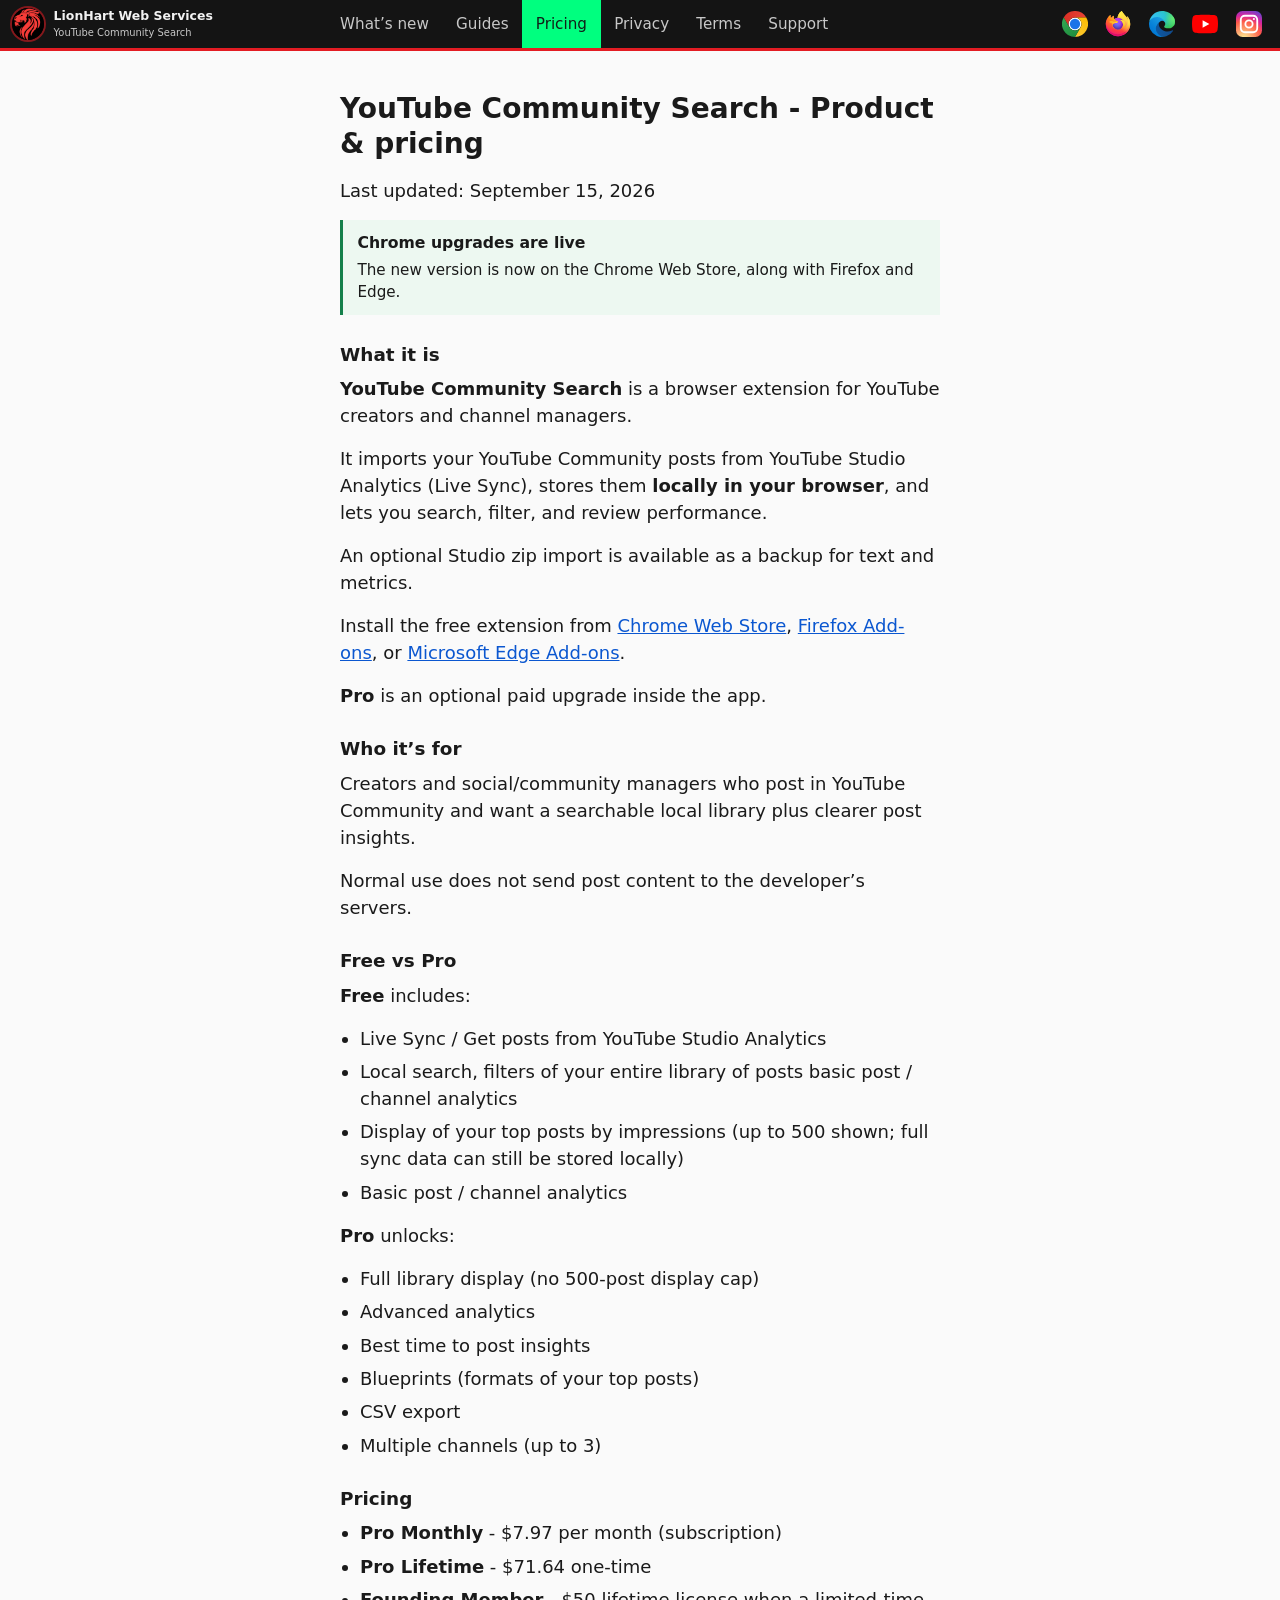
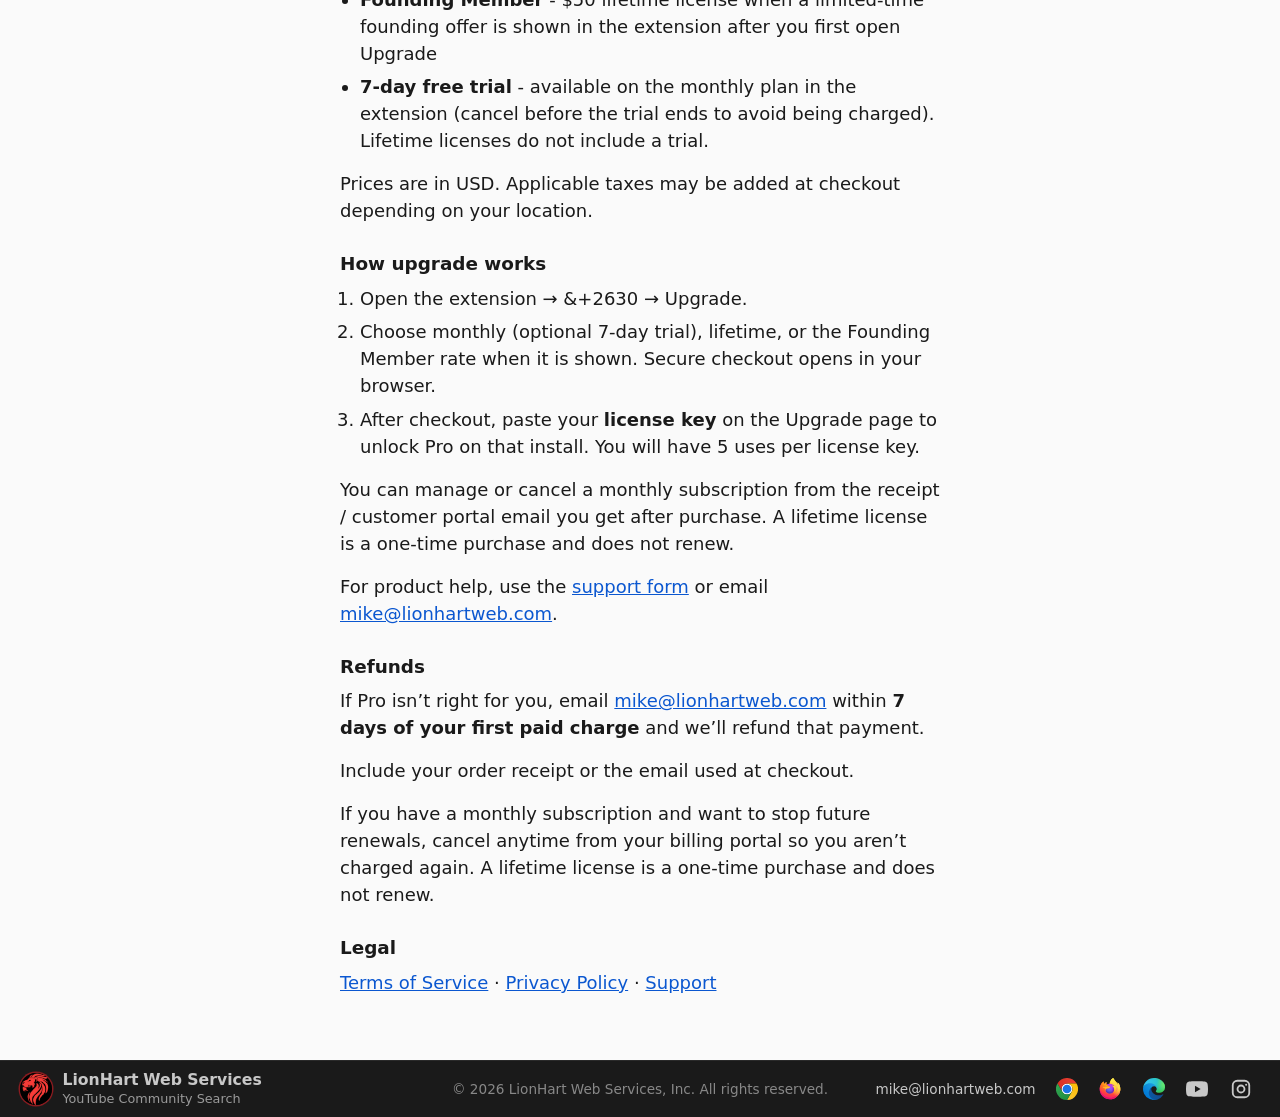
<file: youtube-community-search/pricing/index.html>
<!DOCTYPE html>
<html lang="en">

<head>
  <!-- Google tag (gtag.js) -->
  <script async src="https://www.googletagmanager.com/gtag/js?id=G-X84N431ZX0"></script>
  <script>
    window.dataLayer = window.dataLayer || [];
    function gtag() { dataLayer.push(arguments); }
    gtag('js', new Date());

    gtag('config', 'G-X84N431ZX0');
  </script>
  <meta charset="UTF-8" />
  <meta name="viewport" content="width=device-width, initial-scale=1" />
  <title>Pricing - YouTube Community Search</title>
  <meta name="description"
    content="Free and Pro pricing for YouTube Community Search. Live Sync, local search, and analytics. Monthly $7.97, lifetime $71.64, or Founding Member $50 lifetime when offered. Current on Chrome, Firefox, and Edge." />
  <link rel="icon" href="/assets/favicon.ico" sizes="any" />
  <link rel="icon" type="image/png" href="/assets/favicon-32.png" sizes="32x32" />
  <link rel="apple-touch-icon" href="/assets/apple-touch-icon.png" />
  <link rel="stylesheet" href="/styles.css" />
  <script type="application/ld+json">
    {
      "@context": "https://schema.org",
      "@graph": [
        {
          "@type": "Organization",
          "@id": "https://www.lionhartweb.com/#organization",
          "name": "LionHart Web Services",
          "legalName": "LionHart Web Services, Inc.",
          "url": "https://www.lionhartweb.com/",
          "email": "mike@lionhartweb.com",
          "logo": "https://www.lionhartweb.com/assets/lionhart-logo.png",
          "sameAs": [
            "https://www.youtube.com/@LionhartM",
            "https://www.instagram.com/mikelionhart/"
          ]
        },
        {
          "@type": "SoftwareApplication",
          "@id": "https://www.lionhartweb.com/#youtube-community-search",
          "name": "YouTube Community Search",
          "url": "https://www.lionhartweb.com/",
          "applicationCategory": "BrowserApplication",
          "operatingSystem": "Chrome, Firefox, Microsoft Edge",
          "browserRequirements": "Google Chrome, Mozilla Firefox, or Microsoft Edge",
          "description": "Browser extension for YouTube creators and channel managers. It imports YouTube Community posts from YouTube Studio Analytics (Live Sync), stores them locally in the browser, and lets you search, filter, and review performance. An optional Studio zip import is available as a backup for text and metrics. Available on Chrome, Firefox, and Microsoft Edge.",
          "author": {
            "@id": "https://www.lionhartweb.com/#organization"
          },
          "publisher": {
            "@id": "https://www.lionhartweb.com/#organization"
          },
          "installUrl": "https://chromewebstore.google.com/detail/youtube-community-search/bakbkfnfpkaidfipoedofcbbaebgbooa",
          "sameAs": [
            "https://chromewebstore.google.com/detail/youtube-community-search/bakbkfnfpkaidfipoedofcbbaebgbooa",
            "https://addons.mozilla.org/en-US/firefox/addon/youtube-community-search/",
            "https://microsoftedge.microsoft.com/addons/detail/youtube-community-search/kdifkjjmaidleflhohbecjdlpanekncg"
          ],
          "featureList": [
            "Live Sync / Get posts from YouTube Studio Analytics",
            "Local search and filters across your post library",
            "Post metrics including impressions, like rate, comment rate, vote rate, and engagement rate",
            "Basic post and channel analytics on the Free plan",
            "Advanced analytics, best time to post, Blueprints, CSV export, and up to 3 channels on Pro",
            "Stores post data locally in the browser",
            "Optional YouTube Studio zip import for text and metrics"
          ],
          "screenshot": [
            "https://www.lionhartweb.com/assets/screenshots/search-and-filter.png",
            "https://www.lionhartweb.com/assets/screenshots/sync.png",
            "https://www.lionhartweb.com/assets/screenshots/metrics.png",
            "https://www.lionhartweb.com/assets/screenshots/analytics.png",
            "https://www.lionhartweb.com/assets/screenshots/window-modes.png"
          ],
          "offers": [
            {
              "@type": "Offer",
              "name": "Free",
              "price": "0",
              "priceCurrency": "USD",
              "description": "Free extension with Live Sync, local search and filters, top posts by impressions (up to 500 shown), and basic analytics."
            },
            {
              "@type": "Offer",
              "name": "Pro Monthly",
              "price": "7.97",
              "priceCurrency": "USD",
              "description": "Optional Pro subscription, $7.97 per month. A 7-day free trial is available on this plan."
            },
            {
              "@type": "Offer",
              "name": "Pro Lifetime",
              "price": "71.64",
              "priceCurrency": "USD",
              "description": "Optional Pro lifetime license, $71.64 one-time."
            },
            {
              "@type": "Offer",
              "name": "Founding Member",
              "price": "50",
              "priceCurrency": "USD",
              "description": "Limited-time founding offer of $50 for a Pro lifetime license, shown in the extension after you first open Upgrade."
            }
          ]
        },
        {
          "@type": "WebSite",
          "@id": "https://www.lionhartweb.com/#website",
          "url": "https://www.lionhartweb.com/",
          "name": "YouTube Community Search",
          "publisher": {
            "@id": "https://www.lionhartweb.com/#organization"
          }
        },
        {
          "@type": "WebPage",
          "@id": "https://www.lionhartweb.com/youtube-community-search/pricing/#webpage",
          "url": "https://www.lionhartweb.com/youtube-community-search/pricing/",
          "name": "Pricing - YouTube Community Search",
          "isPartOf": {
            "@id": "https://www.lionhartweb.com/#website"
          },
          "about": {
            "@id": "https://www.lionhartweb.com/#youtube-community-search"
          },
          "publisher": {
            "@id": "https://www.lionhartweb.com/#organization"
          }
        }
      ]
    }
    </script>
</head>

<body>
  <header class="site-header">
    <div class="site-header-inner">
      <a class="site-brand" href="/">
        <img class="site-logo" src="/assets/lionhart-logo.png" width="42" height="42" alt="" />
        <span class="site-brand-stack">
          <span class="site-brand-business">LionHart Web Services</span>
          <span class="site-brand-product">YouTube Community Search</span>
        </span>
      </a>
      <div class="site-header-cluster">
        <div class="site-header-menus" id="site-header-menus">
          <nav class="site-nav" aria-label="Main">
            <a href="/youtube-community-search/whats-new/">What’s new</a>
            <a href="/youtube-community-search/guides/">Guides</a>
            <a href="/youtube-community-search/pricing/" aria-current="page">Pricing</a>
            <a href="/youtube-community-search/privacy/">Privacy</a>
            <a href="/youtube-community-search/terms/">Terms</a>
            <a href="/youtube-community-search/support/">Support</a>
          </nav>
          <nav class="site-follow" aria-label="Social">
            <a class="site-social-link" href="https://www.youtube.com/@LionhartM" rel="noopener noreferrer"
              title="YouTube @LionhartM" aria-label="YouTube @LionhartM">
              <img class="site-social-icon site-social-icon-youtube" src="/assets/icons/youtube-color.svg" alt=""
                width="28" height="28" />
            </a>
            <a class="site-social-link" href="https://www.instagram.com/mikelionhart/" rel="noopener noreferrer"
              title="Instagram @mikelionhart" aria-label="Instagram @mikelionhart">
              <img class="site-social-icon site-social-icon-instagram" src="/assets/icons/instagram-color.svg" alt=""
                width="28" height="28" />
            </a>
          </nav>
        </div>
        <div class="site-ext">
          <button class="site-ext-toggle" type="button" aria-expanded="false" aria-controls="site-ext-menu"
            aria-haspopup="true">
            Get Extension
          </button>
          <nav class="site-social" id="site-ext-menu" aria-label="Stores and social">
            <a class="site-social-link"
              href="https://chromewebstore.google.com/detail/youtube-community-search/bakbkfnfpkaidfipoedofcbbaebgbooa"
              rel="noopener noreferrer" title="Chrome Web Store" aria-label="Chrome Web Store">
              <img class="site-social-icon site-social-icon-chrome" src="/assets/icons/chrome-color.svg" alt=""
                width="28" height="28" />
            </a>
            <a class="site-social-link" href="https://addons.mozilla.org/en-US/firefox/addon/youtube-community-search/"
              rel="noopener noreferrer" title="Firefox add-on" aria-label="Firefox add-on">
              <img class="site-social-icon site-social-icon-firefox" src="/assets/icons/firefox-color.svg" alt=""
                width="28" height="28" />
            </a>
            <a class="site-social-link"
              href="https://microsoftedge.microsoft.com/addons/detail/youtube-community-search/kdifkjjmaidleflhohbecjdlpanekncg"
              rel="noopener noreferrer" title="Microsoft Edge Add-ons" aria-label="Microsoft Edge Add-ons">
              <img class="site-social-icon site-social-icon-edge" src="/assets/icons/edge-color.svg" alt="" width="28"
                height="28" />
            </a>
            <a class="site-social-link site-social-follow" href="https://www.youtube.com/@LionhartM"
              rel="noopener noreferrer" title="YouTube @LionhartM" aria-label="YouTube @LionhartM">
              <img class="site-social-icon site-social-icon-youtube" src="/assets/icons/youtube-color.svg" alt=""
                width="28" height="28" />
            </a>
            <a class="site-social-link site-social-follow" href="https://www.instagram.com/mikelionhart/"
              rel="noopener noreferrer" title="Instagram @mikelionhart" aria-label="Instagram @mikelionhart">
              <img class="site-social-icon site-social-icon-instagram" src="/assets/icons/instagram-color.svg" alt=""
                width="28" height="28" />
            </a>
          </nav>
        </div>
      </div>
      <button class="site-nav-toggle" type="button" aria-expanded="false" aria-controls="site-header-menus"
        aria-label="Open menu">
        <span class="site-nav-toggle-bars" aria-hidden="true"></span>
      </button>
    </div>
  </header>

  <main>
    <h1>YouTube Community Search - Product &amp; pricing</h1>
    <p>Last updated: September 15, 2026</p>
    <p class="store-notice store-notice-ok" role="status">
      <strong>Chrome upgrades are live</strong>
      The new version is now on the Chrome Web Store, along with Firefox and Edge.
    </p>

    <h2>What it is</h2>
    <p>
      <strong>YouTube Community Search</strong> is a browser extension for
      YouTube creators and channel managers.
    </p>
    <p>
      It imports your YouTube Community posts from YouTube Studio Analytics
      (Live Sync), stores them <strong>locally in your browser</strong>, and
      lets you search, filter, and review performance.
    </p>
    <p>
      An optional Studio zip import is available as a backup for text and
      metrics.
    </p>
    <p>
      Install the free extension from
      <a href="https://chromewebstore.google.com/detail/youtube-community-search/bakbkfnfpkaidfipoedofcbbaebgbooa"
        rel="noopener noreferrer">Chrome Web Store</a>,
      <a href="https://addons.mozilla.org/en-US/firefox/addon/youtube-community-search/"
        rel="noopener noreferrer">Firefox Add-ons</a>,
      or
      <a href="https://microsoftedge.microsoft.com/addons/detail/youtube-community-search/kdifkjjmaidleflhohbecjdlpanekncg"
        rel="noopener noreferrer">Microsoft Edge Add-ons</a>.
    </p>
    <p>
      <strong>Pro</strong> is an optional paid upgrade inside the app.
    </p>

    <h2>Who it’s for</h2>
    <p>
      Creators and social/community managers who post in YouTube Community and
      want a searchable local library plus clearer post insights.
    </p>
    <p>
      Normal use does not send post content to the developer’s servers.
    </p>

    <h2>Free vs Pro</h2>
    <p><strong>Free</strong> includes:</p>
    <ul>
      <li>Live Sync / Get posts from YouTube Studio Analytics</li>
      <li>Local search, filters of your entire library of posts basic post / channel analytics</li>
      <li>
        Display of your top posts by impressions (up to 500 shown; full sync
        data can still be stored locally)
      </li>
      <li>Basic post / channel analytics</li>
    </ul>
    <p><strong>Pro</strong> unlocks:</p>
    <ul>
      <li>Full library display (no 500-post display cap)</li>
      <li>Advanced analytics</li>
      <li>Best time to post insights</li>
      <li>Blueprints (formats of your top posts)</li>
      <li>CSV export</li>
      <li>Multiple channels (up to 3)</li>
    </ul>

    <h2>Pricing</h2>
    <ul>
      <li>
        <strong>Pro Monthly</strong> - $7.97 per month (subscription)
      </li>
      <li>
        <strong>Pro Lifetime</strong> - $71.64 one-time
      </li>
      <li>
        <strong>Founding Member</strong> - $50 lifetime license when a
        limited-time founding offer is shown in the extension after you first
        open Upgrade
      </li>
      <li>
        <strong>7-day free trial</strong> - available on the monthly plan in
        the extension (cancel before the trial ends to avoid being charged).
        Lifetime licenses do not include a trial.
      </li>
    </ul>
    <p>
      Prices are in USD. Applicable taxes may be added at checkout depending on
      your location.
    </p>

    <h2>How upgrade works</h2>
    <ol>
      <li>Open the extension → &+2630 → Upgrade.</li>
      <li>
        Choose monthly (optional 7-day trial), lifetime, or the Founding
        Member rate when it is shown. Secure checkout opens in your browser.
      </li>
      <li>
        After checkout, paste your <strong>license key</strong> on the Upgrade
        page to unlock Pro on that install. You will have 5 uses per license key.
      </li>
    </ol>
    <p>
      You can manage or cancel a monthly subscription from the receipt /
      customer portal email you get after purchase. A lifetime license is a
      one-time purchase and does not renew.
    </p>
    <p>
      For product help, use the
      <a href="/youtube-community-search/support/">support form</a>
      or email
      <a href="mailto:mike@lionhartweb.com">mike@lionhartweb.com</a>.
    </p>

    <h2>Refunds</h2>
    <p>
      If Pro isn’t right for you, email
      <a href="mailto:mike@lionhartweb.com">mike@lionhartweb.com</a> within
      <strong>7 days of your first paid charge</strong> and we’ll refund that
      payment.
    </p>
    <p>
      Include your order receipt or the email used at checkout.
    </p>
    <p>
      If you have a monthly subscription and want to stop future renewals,
      cancel anytime from your billing portal so you aren’t charged again. A
      lifetime license is a one-time purchase and does not renew.
    </p>

    <h2>Legal</h2>
    <p>
      <a href="/youtube-community-search/terms/">Terms of Service</a> ·
      <a href="/youtube-community-search/privacy/">Privacy Policy</a> ·
      <a href="/youtube-community-search/support/">Support</a>
    </p>
  </main>

  <footer class="site-footer">
    <div class="site-footer-inner">
      <div class="site-footer-top">
        <a class="site-footer-brand" href="/">
          <img class="site-footer-logo" src="/assets/lionhart-logo.png" width="28" height="28" alt="" />
          <span class="site-footer-brand-text">
            <span class="site-footer-business">
              <span class="site-footer-business-lead">LionHart</span>
              <span class="site-footer-business-rest">Web Services</span>
            </span>
            <span class="site-footer-product">YouTube Community Search</span>
          </span>
        </a>
        <div class="site-footer-aside">
          <a class="site-footer-email" href="mailto:mike@lionhartweb.com">mike@lionhartweb.com</a>
          <nav class="site-social" aria-label="Stores and social">
            <a class="site-social-link"
              href="https://chromewebstore.google.com/detail/youtube-community-search/bakbkfnfpkaidfipoedofcbbaebgbooa"
              rel="noopener noreferrer" title="Chrome Web Store" aria-label="Chrome Web Store">
              <img class="site-social-icon site-social-icon-chrome" src="/assets/icons/chrome-color.svg" alt=""
                width="22" height="22" />
            </a>
            <a class="site-social-link" href="https://addons.mozilla.org/en-US/firefox/addon/youtube-community-search/"
              rel="noopener noreferrer" title="Firefox add-on" aria-label="Firefox add-on">
              <img class="site-social-icon site-social-icon-firefox" src="/assets/icons/firefox-color.svg" alt=""
                width="22" height="22" />
            </a>
            <a class="site-social-link"
              href="https://microsoftedge.microsoft.com/addons/detail/youtube-community-search/kdifkjjmaidleflhohbecjdlpanekncg"
              rel="noopener noreferrer" title="Microsoft Edge Add-ons" aria-label="Microsoft Edge Add-ons">
              <img class="site-social-icon site-social-icon-edge" src="/assets/icons/edge-color.svg" alt="" width="22"
                height="22" />
            </a>
            <a class="site-social-link" href="https://www.youtube.com/@LionhartM" rel="noopener noreferrer"
              title="YouTube @LionhartM" aria-label="YouTube @LionhartM">
              <span class="site-social-icon site-social-icon-youtube" aria-hidden="true"></span>
            </a>
            <a class="site-social-link" href="https://www.instagram.com/mikelionhart/" rel="noopener noreferrer"
              title="Instagram @mikelionhart" aria-label="Instagram @mikelionhart">
              <span class="site-social-icon site-social-icon-instagram" aria-hidden="true"></span>
            </a>
          </nav>
        </div>
        <p class="site-footer-legal">
          &copy; 2026 LionHart Web Services, Inc. All rights reserved.
        </p>
      </div>
    </div>
  </footer>
  <script src="/js/nav.js"></script>
</body>

</html>
</file>
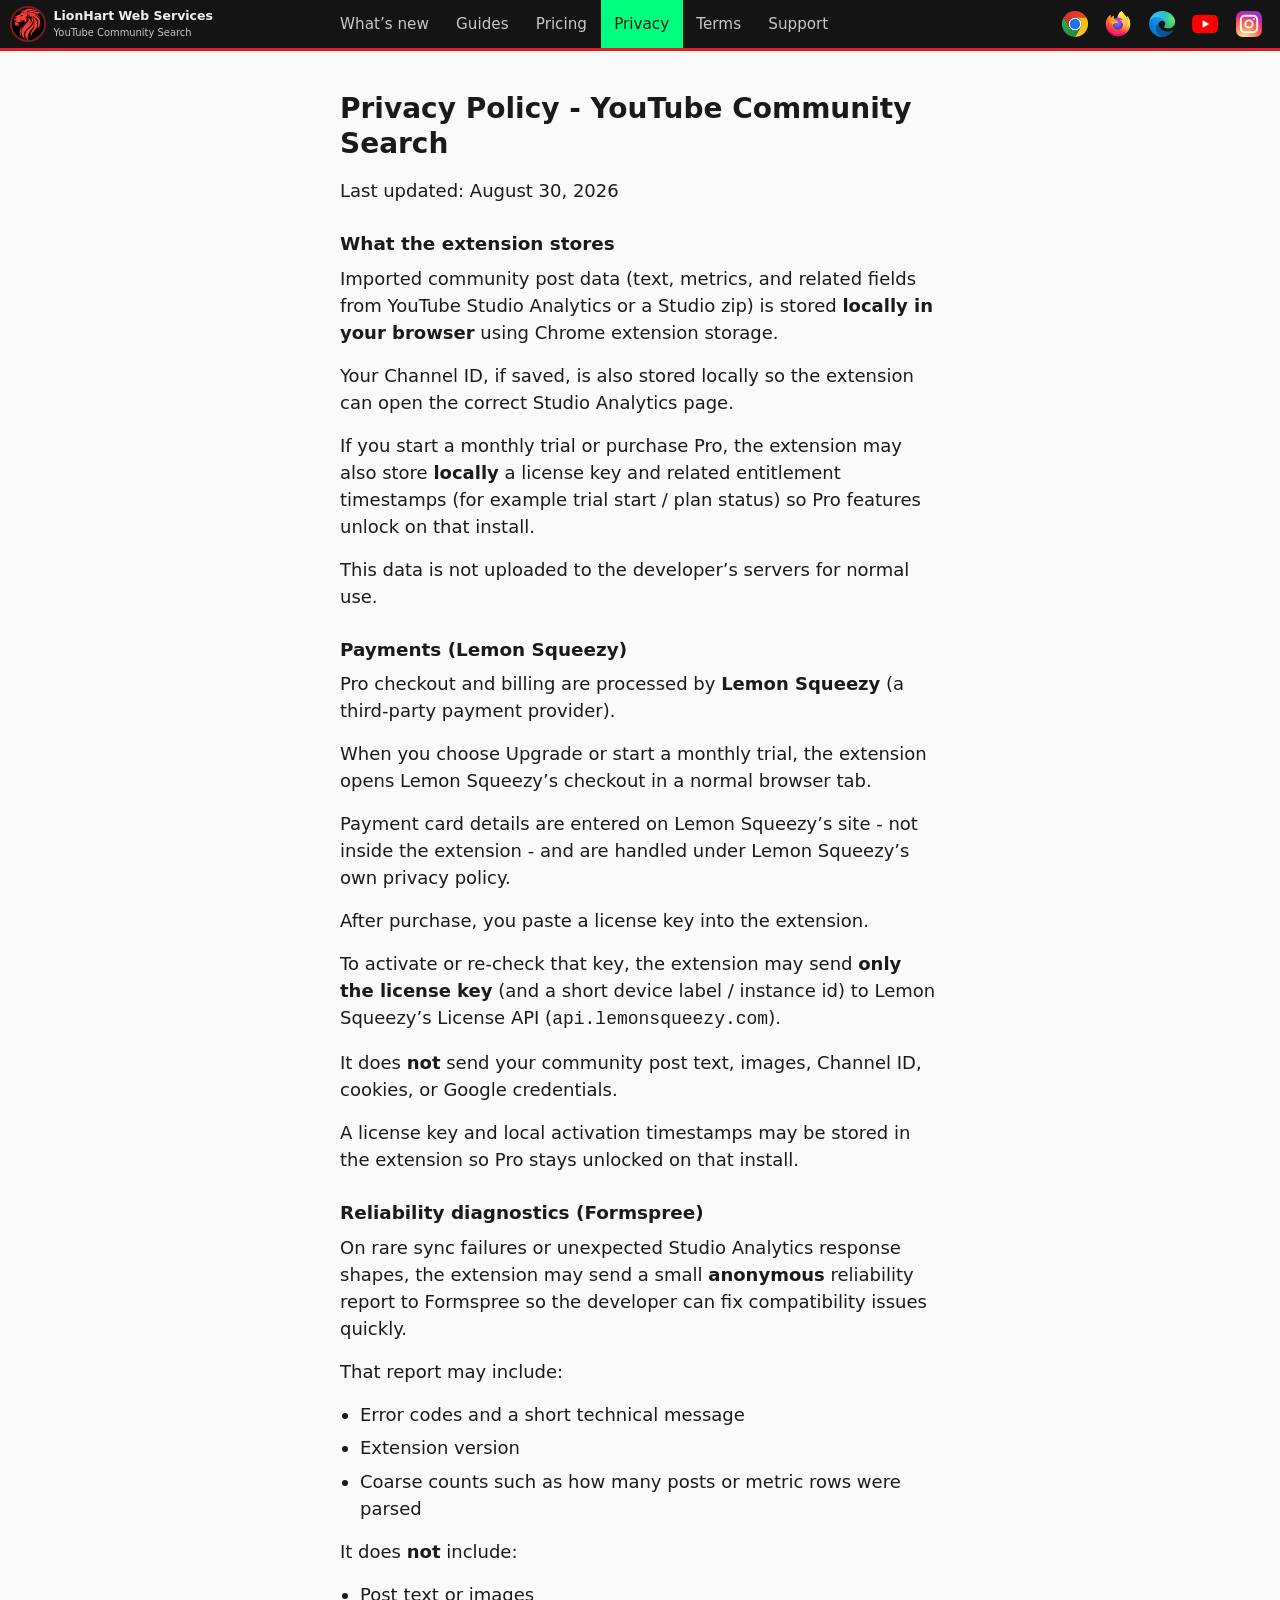
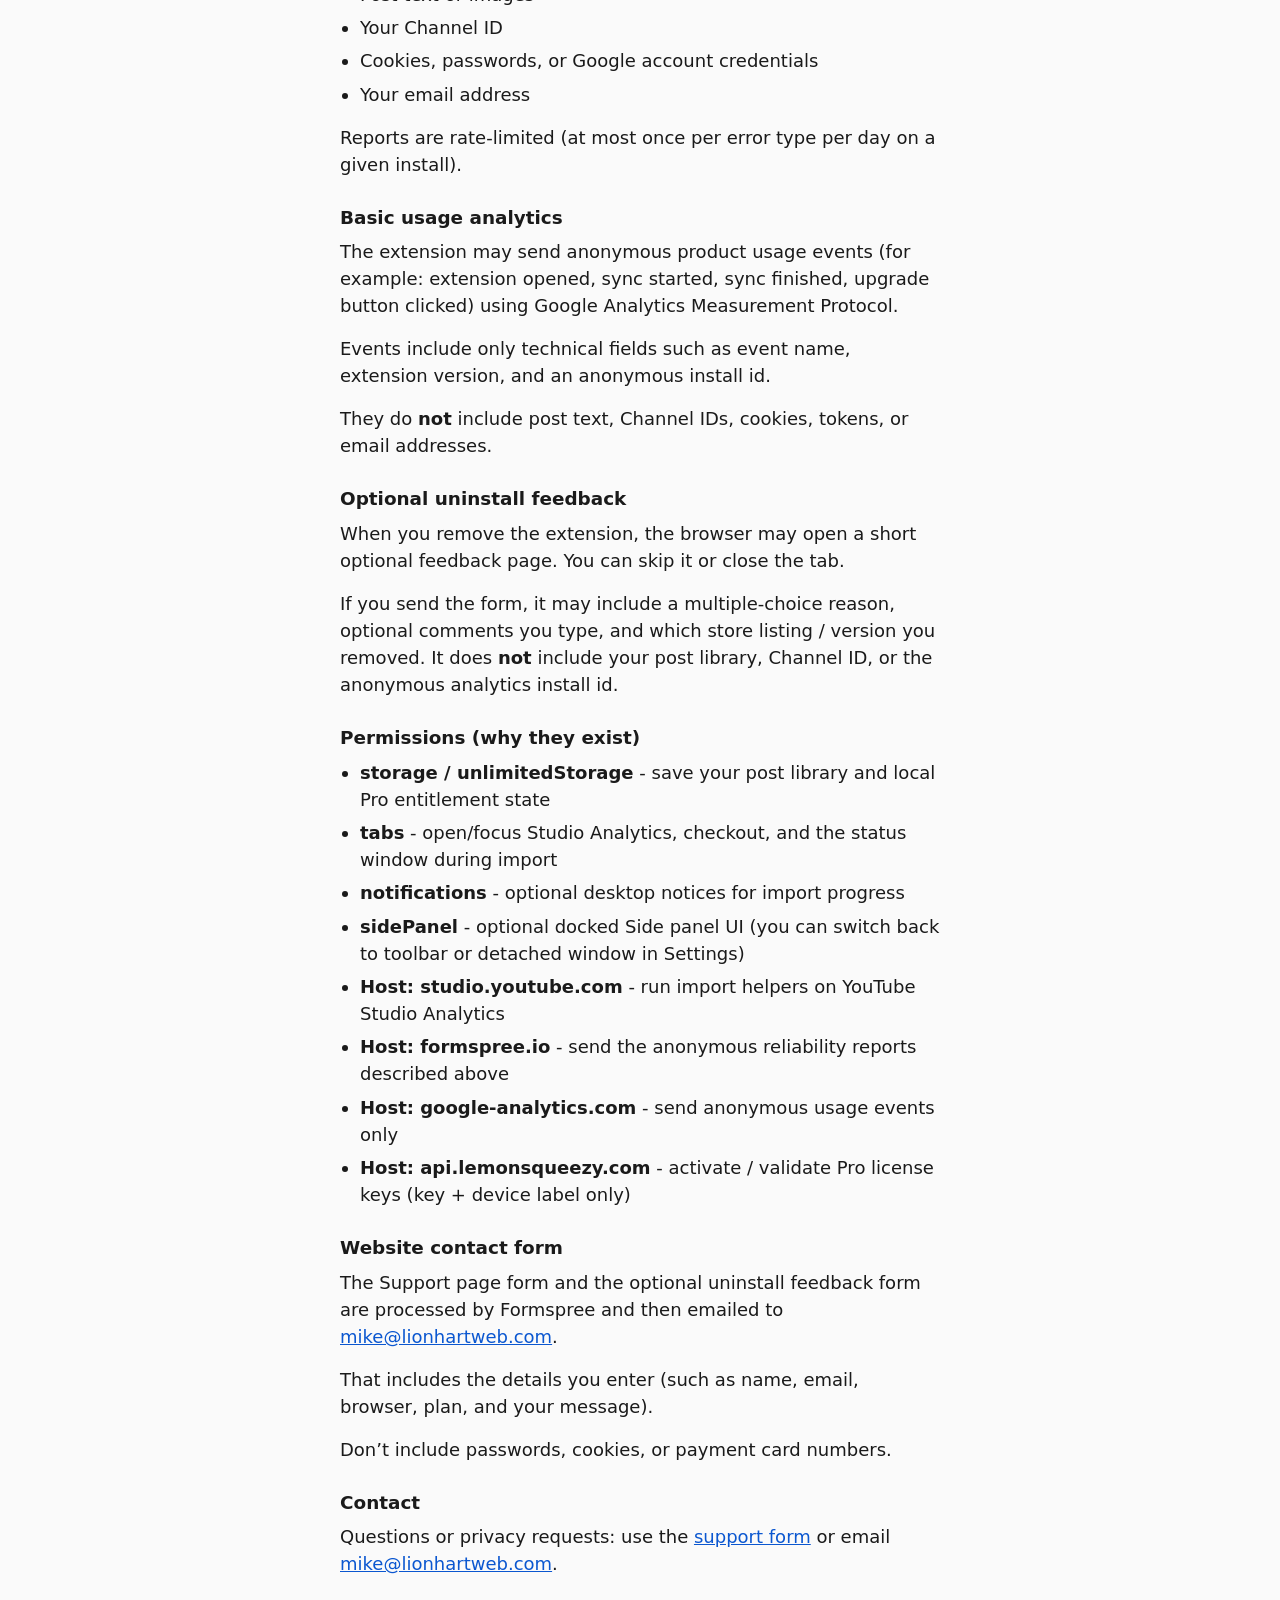
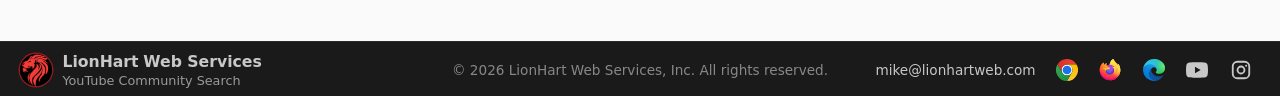
<file: youtube-community-search/privacy/index.html>
<!DOCTYPE html>
<html lang="en">

<head>
  <!-- Google tag (gtag.js) -->
  <script async src="https://www.googletagmanager.com/gtag/js?id=G-X84N431ZX0"></script>
  <script>
    window.dataLayer = window.dataLayer || [];
    function gtag() { dataLayer.push(arguments); }
    gtag('js', new Date());

    gtag('config', 'G-X84N431ZX0');
  </script>
  <meta charset="UTF-8" />
  <meta name="viewport" content="width=device-width, initial-scale=1" />
  <title>Privacy Policy - YouTube Community Search</title>
  <meta name="description"
    content="Privacy policy for YouTube Community Search. Posts stay in your browser for normal use. We use your Studio session and do not ask for your Google password." />
  <link rel="icon" href="/assets/favicon.ico" sizes="any" />
  <link rel="icon" type="image/png" href="/assets/favicon-32.png" sizes="32x32" />
  <link rel="apple-touch-icon" href="/assets/apple-touch-icon.png" />
  <link rel="stylesheet" href="/styles.css" />
  <script type="application/ld+json">
    {
      "@context": "https://schema.org",
      "@graph": [
        {
          "@type": "Organization",
          "@id": "https://www.lionhartweb.com/#organization",
          "name": "LionHart Web Services",
          "legalName": "LionHart Web Services, Inc.",
          "url": "https://www.lionhartweb.com/",
          "email": "mike@lionhartweb.com",
          "logo": "https://www.lionhartweb.com/assets/lionhart-logo.png",
          "sameAs": [
            "https://www.youtube.com/@LionhartM",
            "https://www.instagram.com/mikelionhart/"
          ]
        },
        {
          "@type": "SoftwareApplication",
          "@id": "https://www.lionhartweb.com/#youtube-community-search",
          "name": "YouTube Community Search",
          "url": "https://www.lionhartweb.com/",
          "applicationCategory": "BrowserApplication",
          "operatingSystem": "Chrome, Firefox, Microsoft Edge",
          "browserRequirements": "Google Chrome, Mozilla Firefox, or Microsoft Edge",
          "description": "Browser extension for YouTube creators and channel managers. It imports YouTube Community posts from YouTube Studio Analytics (Live Sync), stores them locally in the browser, and lets you search, filter, and review performance. An optional Studio zip import is available as a backup for text and metrics. Available on Chrome, Firefox, and Microsoft Edge.",
          "author": {
            "@id": "https://www.lionhartweb.com/#organization"
          },
          "publisher": {
            "@id": "https://www.lionhartweb.com/#organization"
          },
          "installUrl": "https://chromewebstore.google.com/detail/youtube-community-search/bakbkfnfpkaidfipoedofcbbaebgbooa",
          "sameAs": [
            "https://chromewebstore.google.com/detail/youtube-community-search/bakbkfnfpkaidfipoedofcbbaebgbooa",
            "https://addons.mozilla.org/en-US/firefox/addon/youtube-community-search/",
            "https://microsoftedge.microsoft.com/addons/detail/youtube-community-search/kdifkjjmaidleflhohbecjdlpanekncg"
          ],
          "featureList": [
            "Live Sync / Get posts from YouTube Studio Analytics",
            "Local search and filters across your post library",
            "Post metrics including impressions, like rate, comment rate, vote rate, and engagement rate",
            "Basic post and channel analytics on the Free plan",
            "Advanced analytics, best time to post, Blueprints, CSV export, and up to 3 channels on Pro",
            "Stores post data locally in the browser",
            "Optional YouTube Studio zip import for text and metrics"
          ],
          "screenshot": [
            "https://www.lionhartweb.com/assets/screenshots/search-and-filter.png",
            "https://www.lionhartweb.com/assets/screenshots/sync.png",
            "https://www.lionhartweb.com/assets/screenshots/metrics.png",
            "https://www.lionhartweb.com/assets/screenshots/analytics.png",
            "https://www.lionhartweb.com/assets/screenshots/window-modes.png"
          ],
          "offers": [
            {
              "@type": "Offer",
              "name": "Free",
              "price": "0",
              "priceCurrency": "USD",
              "description": "Free extension with Live Sync, local search and filters, top posts by impressions (up to 500 shown), and basic analytics."
            },
            {
              "@type": "Offer",
              "name": "Pro Monthly",
              "price": "7.97",
              "priceCurrency": "USD",
              "description": "Optional Pro subscription, $7.97 per month. A 7-day free trial is available on this plan."
            },
            {
              "@type": "Offer",
              "name": "Pro Lifetime",
              "price": "71.64",
              "priceCurrency": "USD",
              "description": "Optional Pro lifetime license, $71.64 one-time."
            },
            {
              "@type": "Offer",
              "name": "Founding Member",
              "price": "50",
              "priceCurrency": "USD",
              "description": "Limited-time founding offer of $50 for a Pro lifetime license, shown in the extension after you first open Upgrade."
            }
          ]
        },
        {
          "@type": "WebSite",
          "@id": "https://www.lionhartweb.com/#website",
          "url": "https://www.lionhartweb.com/",
          "name": "YouTube Community Search",
          "publisher": {
            "@id": "https://www.lionhartweb.com/#organization"
          }
        },
        {
          "@type": "WebPage",
          "@id": "https://www.lionhartweb.com/youtube-community-search/privacy/#webpage",
          "url": "https://www.lionhartweb.com/youtube-community-search/privacy/",
          "name": "Privacy Policy - YouTube Community Search",
          "isPartOf": {
            "@id": "https://www.lionhartweb.com/#website"
          },
          "about": {
            "@id": "https://www.lionhartweb.com/#youtube-community-search"
          },
          "publisher": {
            "@id": "https://www.lionhartweb.com/#organization"
          }
        }
      ]
    }
    </script>
</head>

<body>
  <header class="site-header">
    <div class="site-header-inner">
      <a class="site-brand" href="/">
        <img class="site-logo" src="/assets/lionhart-logo.png" width="42" height="42" alt="" />
        <span class="site-brand-stack">
          <span class="site-brand-business">LionHart Web Services</span>
          <span class="site-brand-product">YouTube Community Search</span>
        </span>
      </a>
      <div class="site-header-cluster">
        <div class="site-header-menus" id="site-header-menus">
          <nav class="site-nav" aria-label="Main">
            <a href="/youtube-community-search/whats-new/">What’s new</a>
            <a href="/youtube-community-search/guides/">Guides</a>
            <a href="/youtube-community-search/pricing/">Pricing</a>
            <a href="/youtube-community-search/privacy/" aria-current="page">Privacy</a>
            <a href="/youtube-community-search/terms/">Terms</a>
            <a href="/youtube-community-search/support/">Support</a>
          </nav>
          <nav class="site-follow" aria-label="Social">
            <a class="site-social-link" href="https://www.youtube.com/@LionhartM" rel="noopener noreferrer"
              title="YouTube @LionhartM" aria-label="YouTube @LionhartM">
              <img class="site-social-icon site-social-icon-youtube" src="/assets/icons/youtube-color.svg" alt=""
                width="28" height="28" />
            </a>
            <a class="site-social-link" href="https://www.instagram.com/mikelionhart/" rel="noopener noreferrer"
              title="Instagram @mikelionhart" aria-label="Instagram @mikelionhart">
              <img class="site-social-icon site-social-icon-instagram" src="/assets/icons/instagram-color.svg" alt=""
                width="28" height="28" />
            </a>
          </nav>
        </div>
        <div class="site-ext">
          <button class="site-ext-toggle" type="button" aria-expanded="false" aria-controls="site-ext-menu"
            aria-haspopup="true">
            Get Extension
          </button>
          <nav class="site-social" id="site-ext-menu" aria-label="Stores and social">
            <a class="site-social-link"
              href="https://chromewebstore.google.com/detail/youtube-community-search/bakbkfnfpkaidfipoedofcbbaebgbooa"
              rel="noopener noreferrer" title="Chrome Web Store" aria-label="Chrome Web Store">
              <img class="site-social-icon site-social-icon-chrome" src="/assets/icons/chrome-color.svg" alt=""
                width="28" height="28" />
            </a>
            <a class="site-social-link" href="https://addons.mozilla.org/en-US/firefox/addon/youtube-community-search/"
              rel="noopener noreferrer" title="Firefox add-on" aria-label="Firefox add-on">
              <img class="site-social-icon site-social-icon-firefox" src="/assets/icons/firefox-color.svg" alt=""
                width="28" height="28" />
            </a>
            <a class="site-social-link"
              href="https://microsoftedge.microsoft.com/addons/detail/youtube-community-search/kdifkjjmaidleflhohbecjdlpanekncg"
              rel="noopener noreferrer" title="Microsoft Edge Add-ons" aria-label="Microsoft Edge Add-ons">
              <img class="site-social-icon site-social-icon-edge" src="/assets/icons/edge-color.svg" alt="" width="28"
                height="28" />
            </a>
            <a class="site-social-link site-social-follow" href="https://www.youtube.com/@LionhartM"
              rel="noopener noreferrer" title="YouTube @LionhartM" aria-label="YouTube @LionhartM">
              <img class="site-social-icon site-social-icon-youtube" src="/assets/icons/youtube-color.svg" alt=""
                width="28" height="28" />
            </a>
            <a class="site-social-link site-social-follow" href="https://www.instagram.com/mikelionhart/"
              rel="noopener noreferrer" title="Instagram @mikelionhart" aria-label="Instagram @mikelionhart">
              <img class="site-social-icon site-social-icon-instagram" src="/assets/icons/instagram-color.svg" alt=""
                width="28" height="28" />
            </a>
          </nav>
        </div>
      </div>
      <button class="site-nav-toggle" type="button" aria-expanded="false" aria-controls="site-header-menus"
        aria-label="Open menu">
        <span class="site-nav-toggle-bars" aria-hidden="true"></span>
      </button>
    </div>
  </header>

  <main>
    <h1>Privacy Policy - YouTube Community Search</h1>
    <p>Last updated: August 30, 2026</p>

    <h2>What the extension stores</h2>
    <p>
      Imported community post data (text, metrics, and related fields from
      YouTube Studio Analytics or a Studio zip) is stored
      <strong>locally in your browser</strong> using Chrome extension storage.
    </p>
    <p>
      Your Channel ID, if saved, is also stored locally so the extension can
      open the correct Studio Analytics page.
    </p>
    <p>
      If you start a monthly trial or purchase Pro, the extension may also
      store
      <strong>locally</strong> a license key and related entitlement timestamps
      (for example trial start / plan status) so Pro features unlock on that
      install.
    </p>
    <p>
      This data is not uploaded to the developer’s servers for normal use.
    </p>

    <h2>Payments (Lemon Squeezy)</h2>
    <p>
      Pro checkout and billing are processed by
      <strong>Lemon Squeezy</strong> (a third-party payment provider).
    </p>
    <p>
      When you choose Upgrade or start a monthly trial, the extension opens
      Lemon Squeezy’s checkout in a normal browser tab.
    </p>
    <p>
      Payment card details are entered on Lemon Squeezy’s site - not inside
      the extension - and are handled under Lemon Squeezy’s own privacy
      policy.
    </p>
    <p>
      After purchase, you paste a license key into the extension.
    </p>
    <p>
      To activate or re-check that key, the extension may send
      <strong>only the license key</strong> (and a short device label /
      instance id) to Lemon Squeezy’s License API
      (<code>api.lemonsqueezy.com</code>).
    </p>
    <p>
      It does <strong>not</strong> send your community post text, images,
      Channel ID, cookies, or Google credentials.
    </p>
    <p>
      A license key and local activation timestamps may be stored in the
      extension so Pro stays unlocked on that install.
    </p>

    <h2>Reliability diagnostics (Formspree)</h2>
    <p>
      On rare sync failures or unexpected Studio Analytics response shapes,
      the extension may send a small <strong>anonymous</strong> reliability
      report to Formspree so the developer can fix compatibility issues
      quickly.
    </p>
    <p>That report may include:</p>
    <ul>
      <li>Error codes and a short technical message</li>
      <li>Extension version</li>
      <li>
        Coarse counts such as how many posts or metric rows were parsed
      </li>
    </ul>
    <p>It does <strong>not</strong> include:</p>
    <ul>
      <li>Post text or images</li>
      <li>Your Channel ID</li>
      <li>Cookies, passwords, or Google account credentials</li>
      <li>Your email address</li>
    </ul>
    <p>
      Reports are rate-limited (at most once per error type per day on a given
      install).
    </p>

    <h2>Basic usage analytics</h2>
    <p>
      The extension may send anonymous product usage events (for example:
      extension opened, sync started, sync finished, upgrade button clicked)
      using Google Analytics Measurement Protocol.
    </p>
    <p>
      Events include only technical fields such as event name, extension
      version, and an anonymous install id.
    </p>
    <p>
      They do <strong>not</strong> include post text, Channel IDs, cookies,
      tokens, or email addresses.
    </p>

    <h2>Optional uninstall feedback</h2>
    <p>
      When you remove the extension, the browser may open a short optional
      feedback page. You can skip it or close the tab.
    </p>
    <p>
      If you send the form, it may include a multiple-choice reason, optional
      comments you type, and which store listing / version you removed.
      It does <strong>not</strong> include your post library, Channel ID, or
      the anonymous analytics install id.
    </p>

    <h2>Permissions (why they exist)</h2>
    <ul>
      <li>
        <strong>storage / unlimitedStorage</strong> - save your post library
        and local Pro entitlement state
      </li>
      <li>
        <strong>tabs</strong> - open/focus Studio Analytics, checkout, and the
        status window during import
      </li>
      <li>
        <strong>notifications</strong> - optional desktop notices for import
        progress
      </li>
      <li>
        <strong>sidePanel</strong> - optional docked Side panel UI (you can
        switch back to toolbar or detached window in Settings)
      </li>
      <li>
        <strong>Host: studio.youtube.com</strong> - run import helpers on
        YouTube Studio Analytics
      </li>
      <li>
        <strong>Host: formspree.io</strong> - send the anonymous reliability
        reports described above
      </li>
      <li>
        <strong>Host: google-analytics.com</strong> - send anonymous usage
        events only
      </li>
      <li>
        <strong>Host: api.lemonsqueezy.com</strong> - activate / validate Pro
        license keys (key + device label only)
      </li>
    </ul>

    <h2>Website contact form</h2>
    <p>
      The Support page form and the optional uninstall feedback form are
      processed by Formspree and then emailed to
      <a href="mailto:mike@lionhartweb.com">mike@lionhartweb.com</a>.
    </p>
    <p>
      That includes the details you enter (such as name, email, browser, plan,
      and your message).
    </p>
    <p>
      Don’t include passwords, cookies, or payment card numbers.
    </p>

    <h2>Contact</h2>
    <p>
      Questions or privacy requests: use the
      <a href="/youtube-community-search/support/">support form</a>
      or email
      <a href="mailto:mike@lionhartweb.com">mike@lionhartweb.com</a>.
    </p>
  </main>

  <footer class="site-footer">
    <div class="site-footer-inner">
      <div class="site-footer-top">
        <a class="site-footer-brand" href="/">
          <img class="site-footer-logo" src="/assets/lionhart-logo.png" width="28" height="28" alt="" />
          <span class="site-footer-brand-text">
            <span class="site-footer-business">
              <span class="site-footer-business-lead">LionHart</span>
              <span class="site-footer-business-rest">Web Services</span>
            </span>
            <span class="site-footer-product">YouTube Community Search</span>
          </span>
        </a>
        <div class="site-footer-aside">
          <a class="site-footer-email" href="mailto:mike@lionhartweb.com">mike@lionhartweb.com</a>
          <nav class="site-social" aria-label="Stores and social">
            <a class="site-social-link"
              href="https://chromewebstore.google.com/detail/youtube-community-search/bakbkfnfpkaidfipoedofcbbaebgbooa"
              rel="noopener noreferrer" title="Chrome Web Store" aria-label="Chrome Web Store">
              <img class="site-social-icon site-social-icon-chrome" src="/assets/icons/chrome-color.svg" alt=""
                width="22" height="22" />
            </a>
            <a class="site-social-link" href="https://addons.mozilla.org/en-US/firefox/addon/youtube-community-search/"
              rel="noopener noreferrer" title="Firefox add-on" aria-label="Firefox add-on">
              <img class="site-social-icon site-social-icon-firefox" src="/assets/icons/firefox-color.svg" alt=""
                width="22" height="22" />
            </a>
            <a class="site-social-link"
              href="https://microsoftedge.microsoft.com/addons/detail/youtube-community-search/kdifkjjmaidleflhohbecjdlpanekncg"
              rel="noopener noreferrer" title="Microsoft Edge Add-ons" aria-label="Microsoft Edge Add-ons">
              <img class="site-social-icon site-social-icon-edge" src="/assets/icons/edge-color.svg" alt="" width="22"
                height="22" />
            </a>
            <a class="site-social-link" href="https://www.youtube.com/@LionhartM" rel="noopener noreferrer"
              title="YouTube @LionhartM" aria-label="YouTube @LionhartM">
              <span class="site-social-icon site-social-icon-youtube" aria-hidden="true"></span>
            </a>
            <a class="site-social-link" href="https://www.instagram.com/mikelionhart/" rel="noopener noreferrer"
              title="Instagram @mikelionhart" aria-label="Instagram @mikelionhart">
              <span class="site-social-icon site-social-icon-instagram" aria-hidden="true"></span>
            </a>
          </nav>
        </div>
        <p class="site-footer-legal">
          &copy; 2026 LionHart Web Services, Inc. All rights reserved.
        </p>
      </div>
    </div>
  </footer>
  <script src="/js/nav.js"></script>
</body>

</html>
</file>
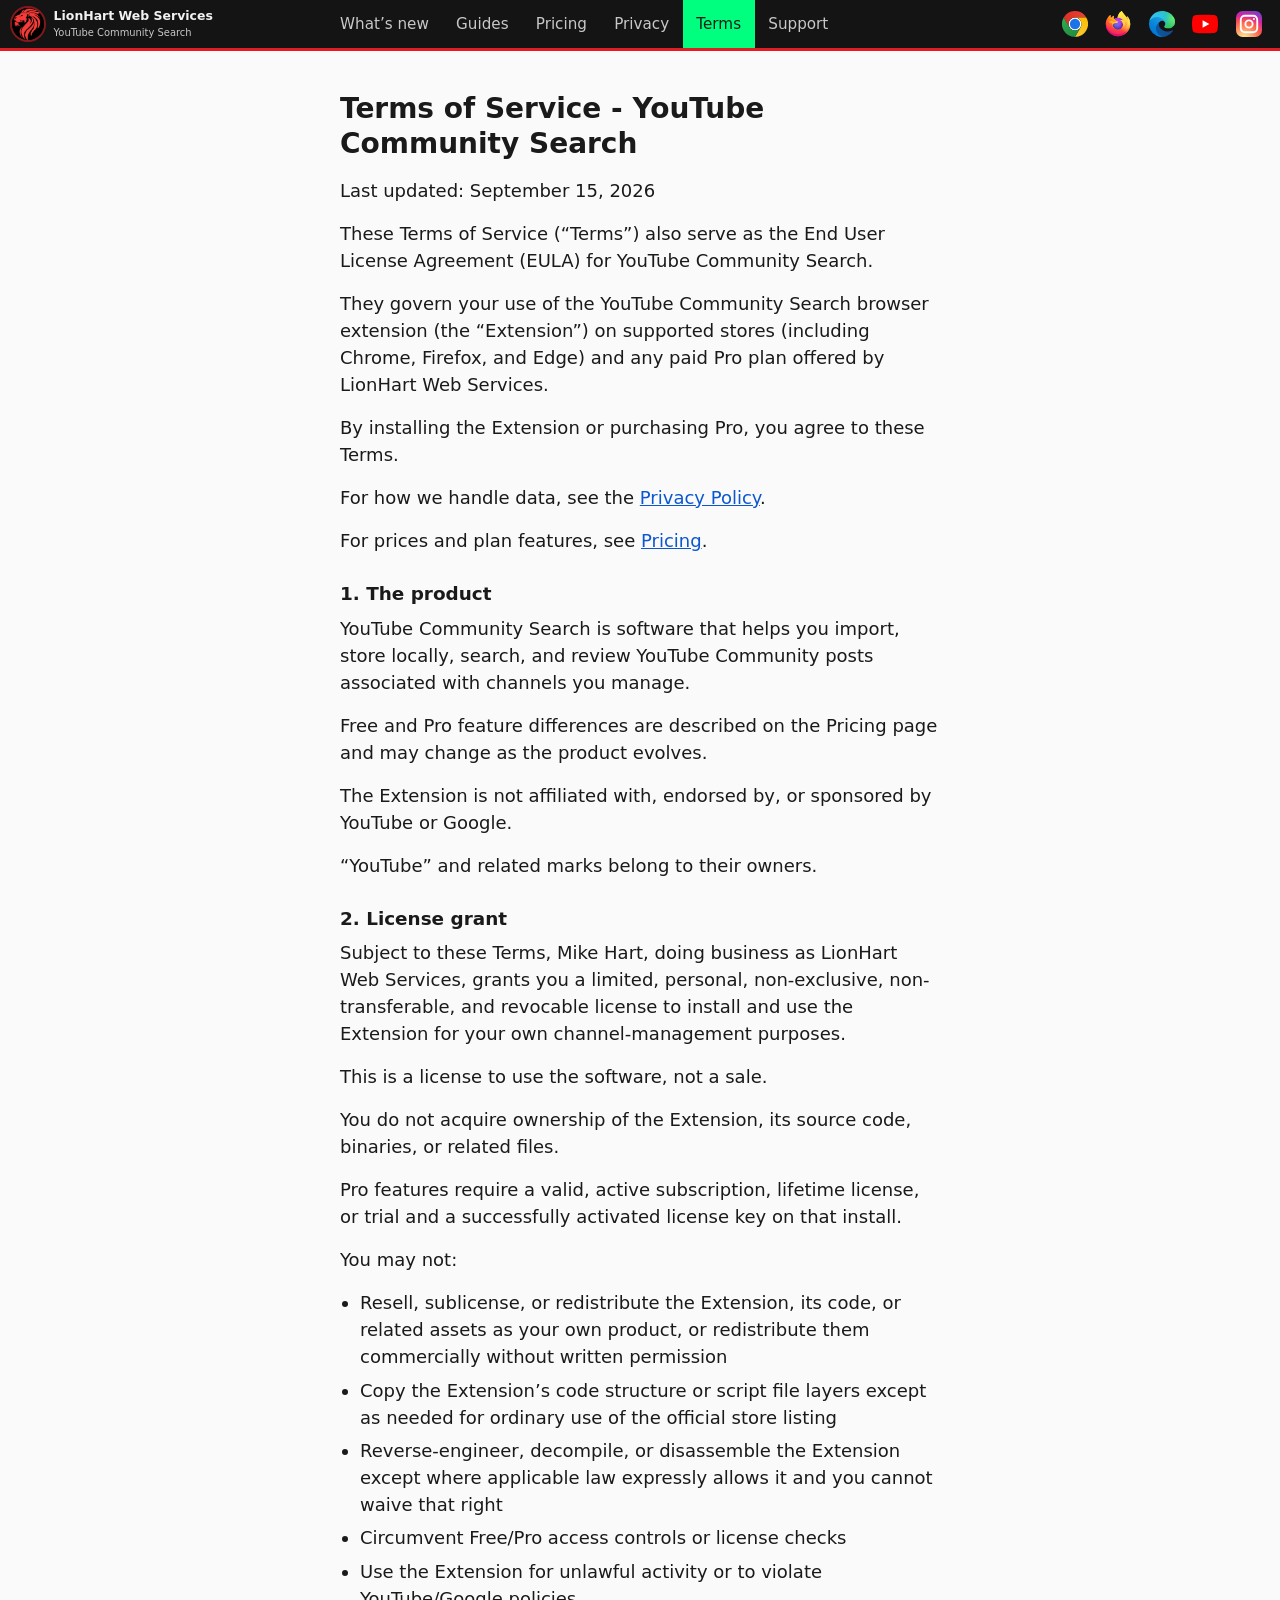
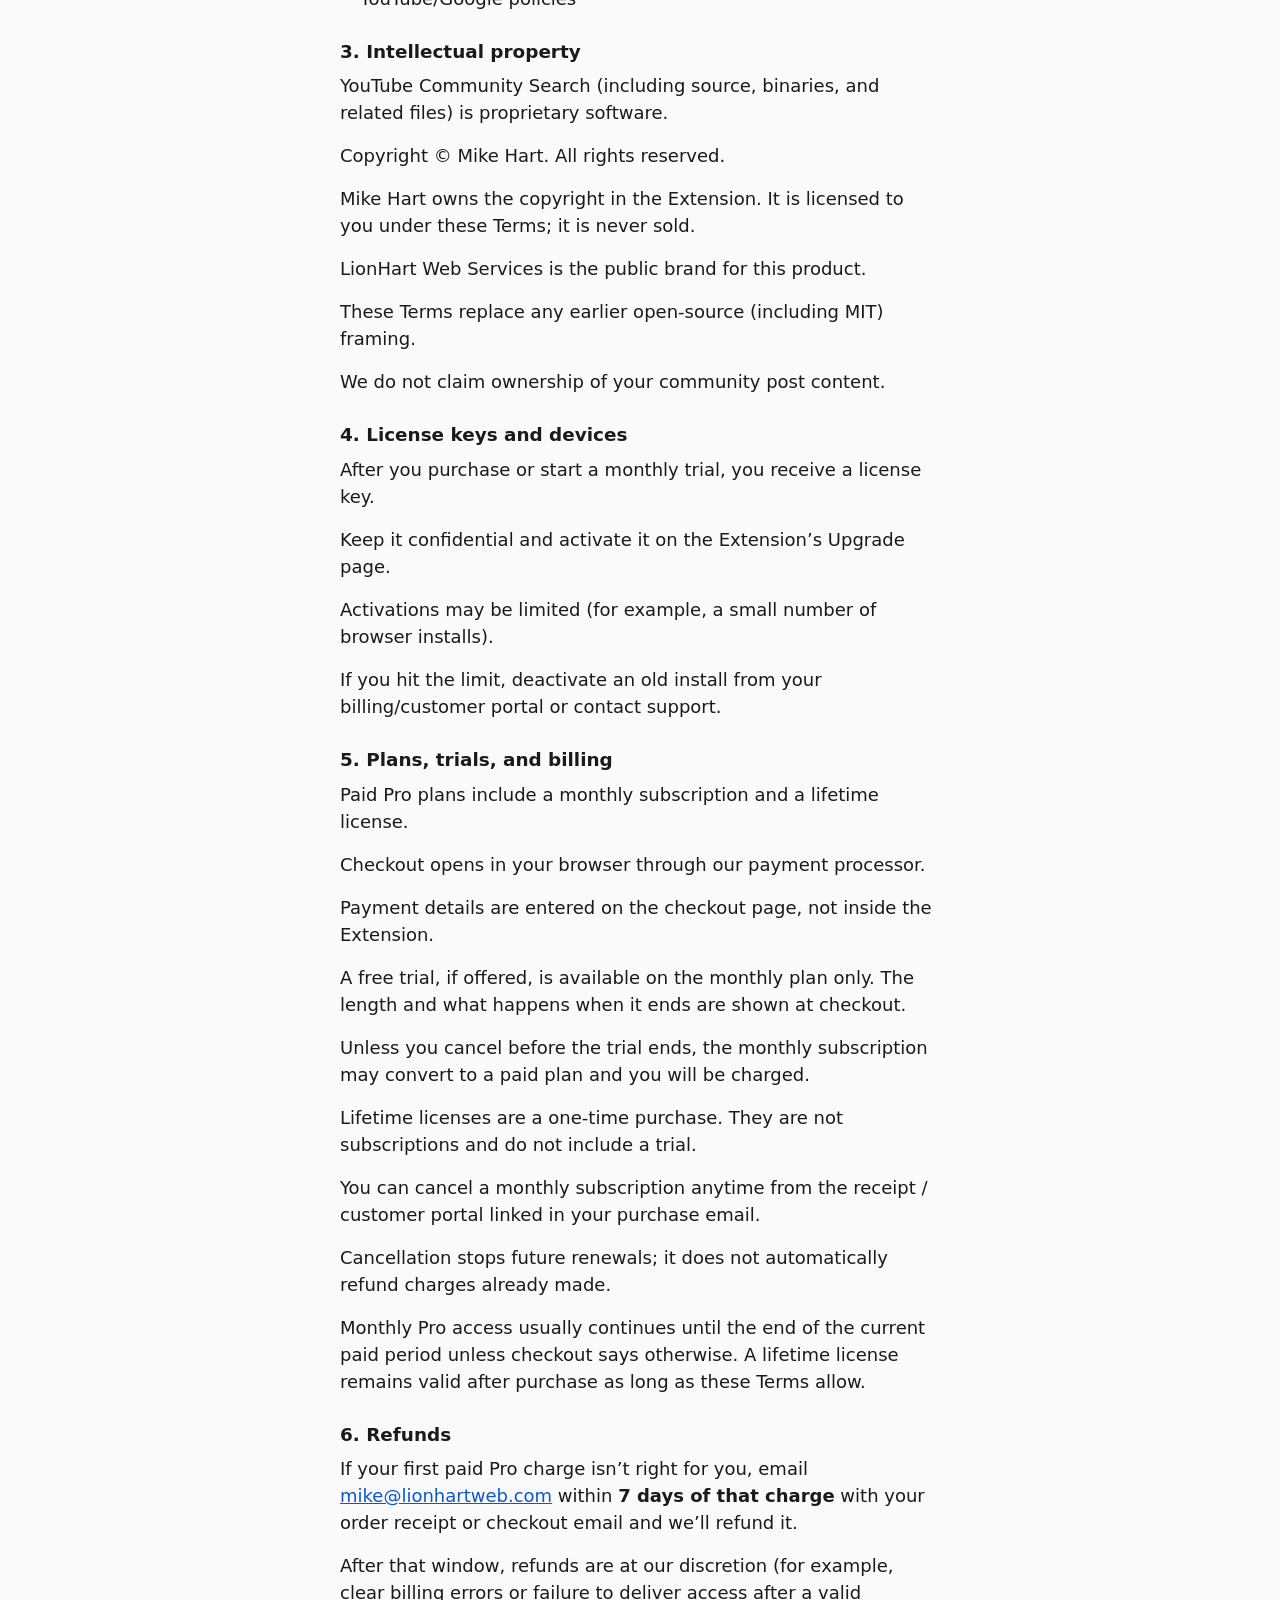
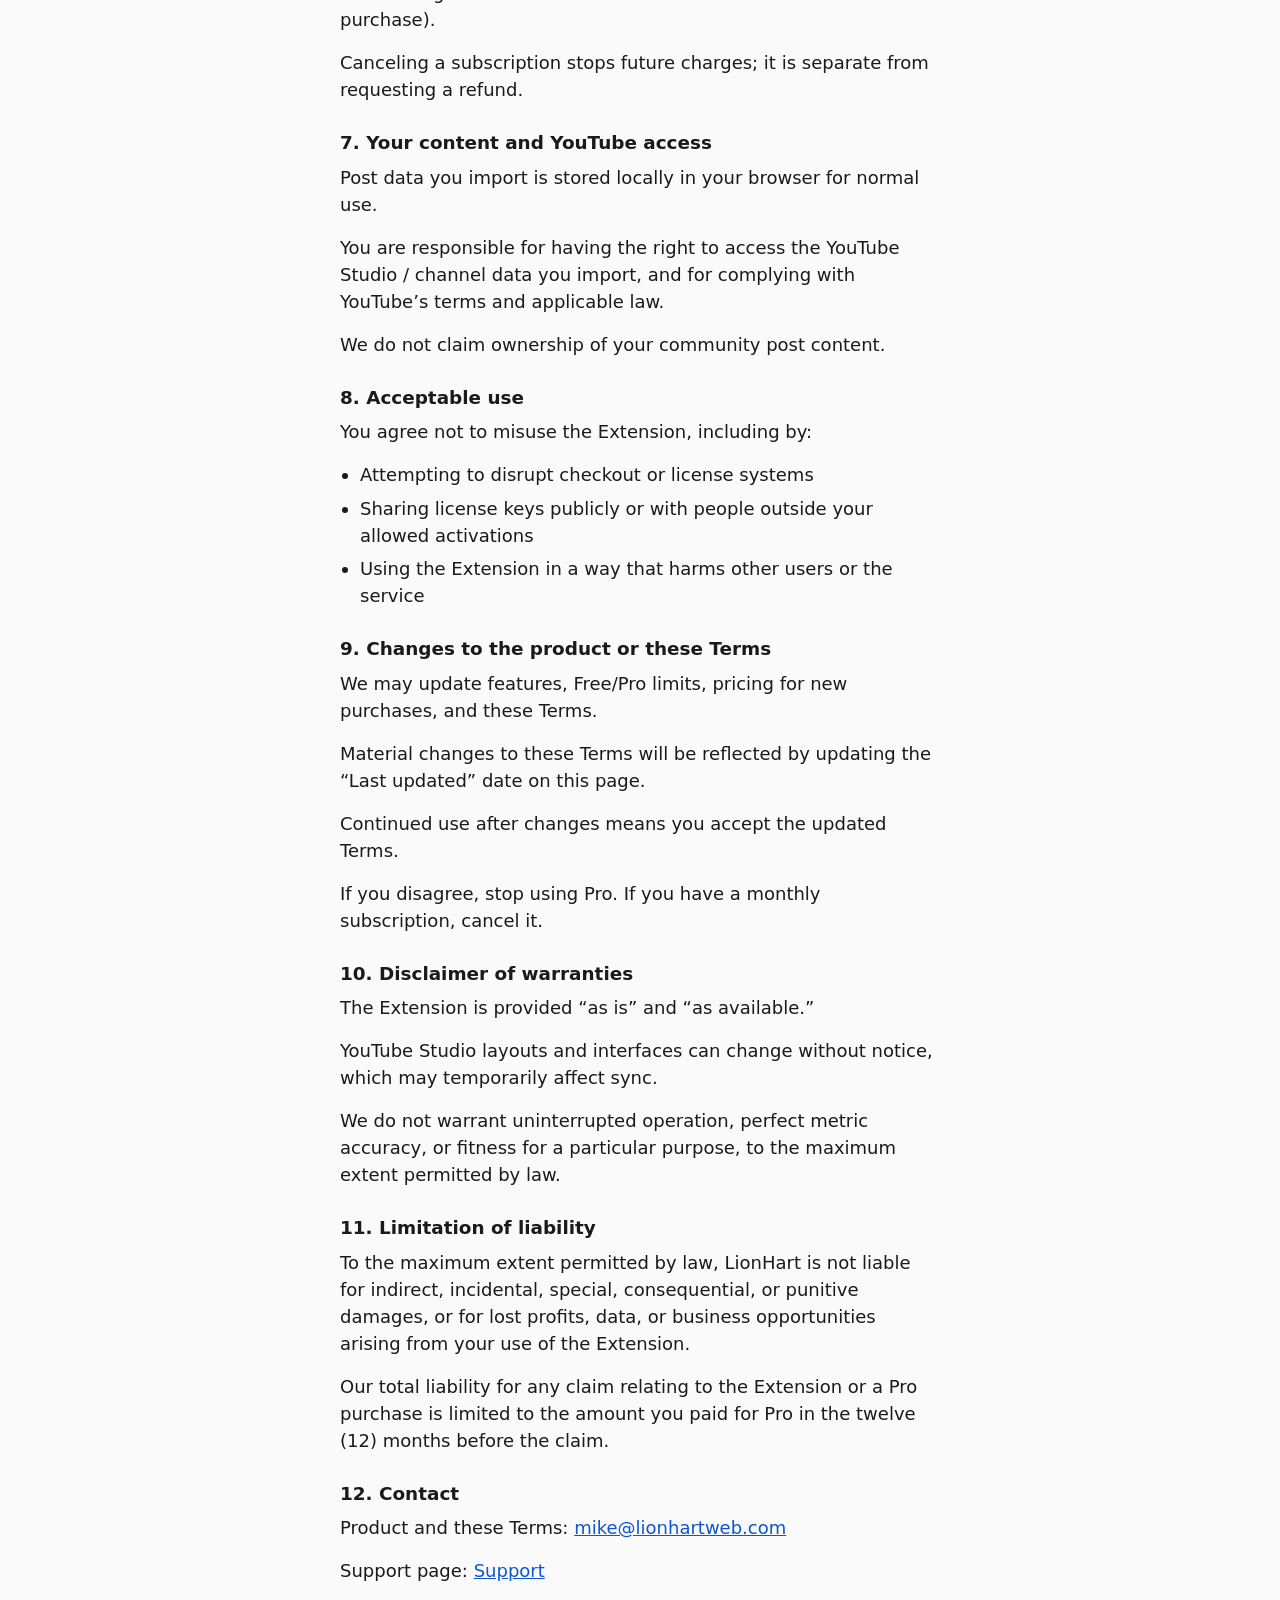
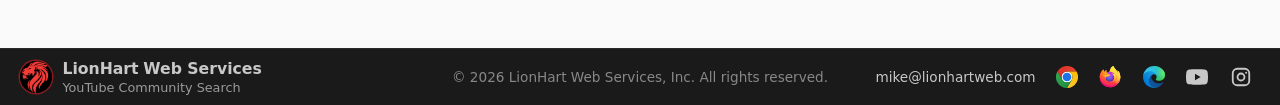
<file: youtube-community-search/terms/index.html>
<!DOCTYPE html>
<html lang="en">
  <head>
    <!-- Google tag (gtag.js) -->
    <script async src="https://www.googletagmanager.com/gtag/js?id=G-X84N431ZX0"></script>
    <script>
      window.dataLayer = window.dataLayer || [];
      function gtag(){dataLayer.push(arguments);}
      gtag('js', new Date());

      gtag('config', 'G-X84N431ZX0');
    </script>
    <meta charset="UTF-8" />
    <meta name="viewport" content="width=device-width, initial-scale=1" />
    <title>Terms of Service - YouTube Community Search</title>
    <meta
      name="description"
      content="Terms of Service for YouTube Community Search from LionHart Web Services, Inc."
    />
    <link rel="icon" href="/assets/favicon.ico" sizes="any" />
    <link rel="icon" type="image/png" href="/assets/favicon-32.png" sizes="32x32" />
    <link rel="apple-touch-icon" href="/assets/apple-touch-icon.png" />
    <link rel="stylesheet" href="/styles.css" />
    <script type="application/ld+json">
    {
      "@context": "https://schema.org",
      "@graph": [
        {
          "@type": "Organization",
          "@id": "https://www.lionhartweb.com/#organization",
          "name": "LionHart Web Services",
          "legalName": "LionHart Web Services, Inc.",
          "url": "https://www.lionhartweb.com/",
          "email": "mike@lionhartweb.com",
          "logo": "https://www.lionhartweb.com/assets/lionhart-logo.png",
          "sameAs": [
            "https://www.youtube.com/@LionhartM",
            "https://www.instagram.com/mikelionhart/"
          ]
        },
        {
          "@type": "SoftwareApplication",
          "@id": "https://www.lionhartweb.com/#youtube-community-search",
          "name": "YouTube Community Search",
          "url": "https://www.lionhartweb.com/",
          "applicationCategory": "BrowserApplication",
          "operatingSystem": "Chrome, Firefox, Microsoft Edge",
          "browserRequirements": "Google Chrome, Mozilla Firefox, or Microsoft Edge",
          "description": "Browser extension for YouTube creators and channel managers. It imports YouTube Community posts from YouTube Studio Analytics (Live Sync), stores them locally in the browser, and lets you search, filter, and review performance. An optional Studio zip import is available as a backup for text and metrics. Available on Chrome, Firefox, and Microsoft Edge.",
          "author": {
            "@id": "https://www.lionhartweb.com/#organization"
          },
          "publisher": {
            "@id": "https://www.lionhartweb.com/#organization"
          },
          "installUrl": "https://chromewebstore.google.com/detail/youtube-community-search/bakbkfnfpkaidfipoedofcbbaebgbooa",
          "sameAs": [
            "https://chromewebstore.google.com/detail/youtube-community-search/bakbkfnfpkaidfipoedofcbbaebgbooa",
            "https://addons.mozilla.org/en-US/firefox/addon/youtube-community-search/",
            "https://microsoftedge.microsoft.com/addons/detail/youtube-community-search/kdifkjjmaidleflhohbecjdlpanekncg"
          ],
          "featureList": [
            "Live Sync / Get posts from YouTube Studio Analytics",
            "Local search and filters across your post library",
            "Post metrics including impressions, like rate, comment rate, vote rate, and engagement rate",
            "Basic post and channel analytics on the Free plan",
            "Advanced analytics, best time to post, Blueprints, CSV export, and up to 3 channels on Pro",
            "Stores post data locally in the browser",
            "Optional YouTube Studio zip import for text and metrics"
          ],
          "screenshot": [
            "https://www.lionhartweb.com/assets/screenshots/search-and-filter.png",
            "https://www.lionhartweb.com/assets/screenshots/sync.png",
            "https://www.lionhartweb.com/assets/screenshots/metrics.png",
            "https://www.lionhartweb.com/assets/screenshots/analytics.png",
            "https://www.lionhartweb.com/assets/screenshots/window-modes.png"
          ],
          "offers": [
            {
              "@type": "Offer",
              "name": "Free",
              "price": "0",
              "priceCurrency": "USD",
              "description": "Free extension with Live Sync, local search and filters, top posts by impressions (up to 500 shown), and basic analytics."
            },
            {
              "@type": "Offer",
              "name": "Pro Monthly",
              "price": "7.97",
              "priceCurrency": "USD",
              "description": "Optional Pro subscription, $7.97 per month. A 7-day free trial is available on this plan."
            },
            {
              "@type": "Offer",
              "name": "Pro Lifetime",
              "price": "71.64",
              "priceCurrency": "USD",
              "description": "Optional Pro lifetime license, $71.64 one-time."
            },
            {
              "@type": "Offer",
              "name": "Founding Member",
              "price": "50",
              "priceCurrency": "USD",
              "description": "Limited-time founding offer of $50 for a Pro lifetime license, shown in the extension after you first open Upgrade."
            }
          ]
        },
        {
          "@type": "WebSite",
          "@id": "https://www.lionhartweb.com/#website",
          "url": "https://www.lionhartweb.com/",
          "name": "YouTube Community Search",
          "publisher": {
            "@id": "https://www.lionhartweb.com/#organization"
          }
        },
        {
          "@type": "WebPage",
          "@id": "https://www.lionhartweb.com/youtube-community-search/terms/#webpage",
          "url": "https://www.lionhartweb.com/youtube-community-search/terms/",
          "name": "Terms of Service - YouTube Community Search",
          "isPartOf": {
            "@id": "https://www.lionhartweb.com/#website"
          },
          "about": {
            "@id": "https://www.lionhartweb.com/#youtube-community-search"
          },
          "publisher": {
            "@id": "https://www.lionhartweb.com/#organization"
          }
        }
      ]
    }
    </script>
  </head>
  <body>
    <header class="site-header">
      <div class="site-header-inner">
        <a class="site-brand" href="/">
          <img
            class="site-logo"
            src="/assets/lionhart-logo.png"
            width="42"
            height="42"
            alt=""
          />
          <span class="site-brand-stack">
            <span class="site-brand-business">LionHart Web Services</span>
            <span class="site-brand-product">YouTube Community Search</span>
          </span>
        </a>
        <div class="site-header-cluster">
        <div class="site-header-menus" id="site-header-menus">
        <nav class="site-nav" aria-label="Main">
          <a href="/youtube-community-search/whats-new/">What’s new</a>
          <a href="/youtube-community-search/guides/">Guides</a>
          <a href="/youtube-community-search/pricing/">Pricing</a>
          <a href="/youtube-community-search/privacy/">Privacy</a>
          <a href="/youtube-community-search/terms/" aria-current="page"
            >Terms</a
          >
          <a href="/youtube-community-search/support/">Support</a>
        </nav>
        <nav class="site-follow" aria-label="Social">
          <a
            class="site-social-link"
            href="https://www.youtube.com/@LionhartM"
            rel="noopener noreferrer"
            title="YouTube @LionhartM"
            aria-label="YouTube @LionhartM"
          >
            <img class="site-social-icon site-social-icon-youtube" src="/assets/icons/youtube-color.svg" alt="" width="28" height="28" />
          </a>
          <a
            class="site-social-link"
            href="https://www.instagram.com/mikelionhart/"
            rel="noopener noreferrer"
            title="Instagram @mikelionhart"
            aria-label="Instagram @mikelionhart"
          >
            <img class="site-social-icon site-social-icon-instagram" src="/assets/icons/instagram-color.svg" alt="" width="28" height="28" />
          </a>
        </nav>
        </div>
        <div class="site-ext">
          <button
            class="site-ext-toggle"
            type="button"
            aria-expanded="false"
            aria-controls="site-ext-menu"
            aria-haspopup="true"
          >
            Get Extension
          </button>
          <nav class="site-social" id="site-ext-menu" aria-label="Stores and social">
          <a
            class="site-social-link"
            href="https://chromewebstore.google.com/detail/youtube-community-search/bakbkfnfpkaidfipoedofcbbaebgbooa"
            rel="noopener noreferrer"
            title="Chrome Web Store"
            aria-label="Chrome Web Store"
          >
            <img class="site-social-icon site-social-icon-chrome" src="/assets/icons/chrome-color.svg" alt="" width="28" height="28" />
          </a>
          <a
            class="site-social-link"
            href="https://addons.mozilla.org/en-US/firefox/addon/youtube-community-search/"
            rel="noopener noreferrer"
            title="Firefox add-on"
            aria-label="Firefox add-on"
          >
            <img class="site-social-icon site-social-icon-firefox" src="/assets/icons/firefox-color.svg" alt="" width="28" height="28" />
          </a>
          <a
            class="site-social-link"
            href="https://microsoftedge.microsoft.com/addons/detail/youtube-community-search/kdifkjjmaidleflhohbecjdlpanekncg"
            rel="noopener noreferrer"
            title="Microsoft Edge Add-ons"
            aria-label="Microsoft Edge Add-ons"
          >
            <img class="site-social-icon site-social-icon-edge" src="/assets/icons/edge-color.svg" alt="" width="28" height="28" />
          </a>
          <a
            class="site-social-link site-social-follow"
            href="https://www.youtube.com/@LionhartM"
            rel="noopener noreferrer"
            title="YouTube @LionhartM"
            aria-label="YouTube @LionhartM"
          >
            <img class="site-social-icon site-social-icon-youtube" src="/assets/icons/youtube-color.svg" alt="" width="28" height="28" />
          </a>
          <a
            class="site-social-link site-social-follow"
            href="https://www.instagram.com/mikelionhart/"
            rel="noopener noreferrer"
            title="Instagram @mikelionhart"
            aria-label="Instagram @mikelionhart"
          >
            <img class="site-social-icon site-social-icon-instagram" src="/assets/icons/instagram-color.svg" alt="" width="28" height="28" />
          </a>
        </nav>
        </div>
        </div>
        <button
          class="site-nav-toggle"
          type="button"
          aria-expanded="false"
          aria-controls="site-header-menus"
          aria-label="Open menu"
        >
          <span class="site-nav-toggle-bars" aria-hidden="true"></span>
        </button>
      </div>
    </header>

    <main>
      <h1>Terms of Service - YouTube Community Search</h1>
      <p>Last updated: September 15, 2026</p>
      <p>
        These Terms of Service (“Terms”) also serve as the End User License
        Agreement (EULA) for YouTube Community Search.
      </p>
      <p>
        They govern your use of the YouTube Community Search browser extension
        (the “Extension”) on supported stores (including Chrome, Firefox, and
        Edge) and any paid Pro plan offered by LionHart Web Services.
      </p>
      <p>
        By installing the Extension or purchasing Pro, you agree to these Terms.
      </p>
      <p>
        For how we handle data, see the
        <a href="/youtube-community-search/privacy/">Privacy Policy</a>.
      </p>
      <p>
        For prices and plan features, see
        <a href="/youtube-community-search/pricing/">Pricing</a>.
      </p>

      <h2>1. The product</h2>
      <p>
        YouTube Community Search is software that helps you import, store
        locally, search, and review YouTube Community posts associated with
        channels you manage.
      </p>
      <p>
        Free and Pro feature differences are described on the Pricing page and
        may change as the product evolves.
      </p>
      <p>
        The Extension is not affiliated with, endorsed by, or sponsored by
        YouTube or Google.
      </p>
      <p>
        “YouTube” and related marks belong to their owners.
      </p>

      <h2>2. License grant</h2>
      <p>
        Subject to these Terms, Mike Hart, doing business as LionHart Web
        Services, grants you a limited, personal, non-exclusive, non-transferable,
        and revocable license to install and use the Extension for your own
        channel-management purposes.
      </p>
      <p>
        This is a license to use the software, not a sale.
      </p>
      <p>
        You do not acquire ownership of the Extension, its source code,
        binaries, or related files.
      </p>
      <p>
        Pro features require a valid, active subscription, lifetime license, or
        trial and a successfully activated license key on that install.
      </p>
      <p>You may not:</p>
      <ul>
        <li>
          Resell, sublicense, or redistribute the Extension, its code, or related
          assets as your own product, or redistribute them commercially without
          written permission
        </li>
        <li>
          Copy the Extension’s code structure or script file layers except as
          needed for ordinary use of the official store listing
        </li>
        <li>
          Reverse-engineer, decompile, or disassemble the Extension except where
          applicable law expressly allows it and you cannot waive that right
        </li>
        <li>Circumvent Free/Pro access controls or license checks</li>
        <li>
          Use the Extension for unlawful activity or to violate YouTube/Google
          policies
        </li>
      </ul>

      <h2>3. Intellectual property</h2>
      <p>
        YouTube Community Search (including source, binaries, and related files)
        is proprietary software.
      </p>
      <p>
        Copyright © Mike Hart. All rights reserved.
      </p>
      <p>
        Mike Hart owns the copyright in the Extension. It is licensed to you
        under these Terms; it is never sold.
      </p>
      <p>
        LionHart Web Services is the public brand for this product.
      </p>
      <p>
        These Terms replace any earlier open-source (including MIT) framing.
      </p>
      <p>
        We do not claim ownership of your community post content.
      </p>

      <h2>4. License keys and devices</h2>
      <p>
        After you purchase or start a monthly trial, you receive a license key.
      </p>
      <p>
        Keep it confidential and activate it on the Extension’s Upgrade page.
      </p>
      <p>
        Activations may be limited (for example, a small number of browser
        installs).
      </p>
      <p>
        If you hit the limit, deactivate an old install from your
        billing/customer portal or contact support.
      </p>

      <h2>5. Plans, trials, and billing</h2>
      <p>
        Paid Pro plans include a monthly subscription and a lifetime license.
      </p>
      <p>
        Checkout opens in your browser through our payment processor.
      </p>
      <p>
        Payment details are entered on the checkout page, not inside the
        Extension.
      </p>
      <p>
        A free trial, if offered, is available on the monthly plan only. The
        length and what happens when it ends are shown at checkout.
      </p>
      <p>
        Unless you cancel before the trial ends, the monthly subscription may
        convert to a paid plan and you will be charged.
      </p>
      <p>
        Lifetime licenses are a one-time purchase. They are not subscriptions
        and do not include a trial.
      </p>
      <p>
        You can cancel a monthly subscription anytime from the receipt /
        customer portal linked in your purchase email.
      </p>
      <p>
        Cancellation stops future renewals; it does not automatically refund
        charges already made.
      </p>
      <p>
        Monthly Pro access usually continues until the end of the current paid
        period unless checkout says otherwise. A lifetime license remains valid
        after purchase as long as these Terms allow.
      </p>

      <h2>6. Refunds</h2>
      <p>
        If your first paid Pro charge isn’t right for you, email
        <a href="mailto:mike@lionhartweb.com">mike@lionhartweb.com</a> within
        <strong>7 days of that charge</strong> with your order receipt or
        checkout email and we’ll refund it.
      </p>
      <p>
        After that window, refunds are at our discretion (for example, clear
        billing errors or failure to deliver access after a valid purchase).
      </p>
      <p>
        Canceling a subscription stops future charges; it is separate from
        requesting a refund.
      </p>

      <h2>7. Your content and YouTube access</h2>
      <p>
        Post data you import is stored locally in your browser for normal use.
      </p>
      <p>
        You are responsible for having the right to access the YouTube Studio /
        channel data you import, and for complying with YouTube’s terms and
        applicable law.
      </p>
      <p>
        We do not claim ownership of your community post content.
      </p>

      <h2>8. Acceptable use</h2>
      <p>You agree not to misuse the Extension, including by:</p>
      <ul>
        <li>Attempting to disrupt checkout or license systems</li>
        <li>
          Sharing license keys publicly or with people outside your allowed
          activations
        </li>
        <li>
          Using the Extension in a way that harms other users or the service
        </li>
      </ul>

      <h2>9. Changes to the product or these Terms</h2>
      <p>
        We may update features, Free/Pro limits, pricing for new purchases, and
        these Terms.
      </p>
      <p>
        Material changes to these Terms will be reflected by updating the “Last
        updated” date on this page.
      </p>
      <p>
        Continued use after changes means you accept the updated Terms.
      </p>
      <p>
        If you disagree, stop using Pro. If you have a monthly subscription,
        cancel it.
      </p>

      <h2>10. Disclaimer of warranties</h2>
      <p>
        The Extension is provided “as is” and “as available.”
      </p>
      <p>
        YouTube Studio layouts and interfaces can change without notice, which
        may temporarily affect sync.
      </p>
      <p>
        We do not warrant uninterrupted operation, perfect metric accuracy, or
        fitness for a particular purpose, to the maximum extent permitted by
        law.
      </p>

      <h2>11. Limitation of liability</h2>
      <p>
        To the maximum extent permitted by law, LionHart is not liable for
        indirect, incidental, special, consequential, or punitive damages, or for
        lost profits, data, or business opportunities arising from your use of
        the Extension.
      </p>
      <p>
        Our total liability for any claim relating to the Extension or a Pro
        purchase is limited to the amount you paid for Pro in the twelve (12)
        months before the claim.
      </p>

      <h2>12. Contact</h2>
      <p>
        Product and these Terms:
        <a href="mailto:mike@lionhartweb.com">mike@lionhartweb.com</a>
      </p>
      <p>
        Support page:
        <a href="/youtube-community-search/support/">Support</a>
      </p>
    </main>

    <footer class="site-footer">
      <div class="site-footer-inner">
        <div class="site-footer-top">
          <a class="site-footer-brand" href="/">
            <img
              class="site-footer-logo"
              src="/assets/lionhart-logo.png"
              width="28"
              height="28"
              alt=""
            />
            <span class="site-footer-brand-text">
              <span class="site-footer-business">
                <span class="site-footer-business-lead">LionHart</span>
                <span class="site-footer-business-rest">Web Services</span>
              </span>
              <span class="site-footer-product">YouTube Community Search</span>
            </span>
          </a>
          <div class="site-footer-aside">
            <a class="site-footer-email" href="mailto:mike@lionhartweb.com">mike@lionhartweb.com</a>
            <nav class="site-social" aria-label="Stores and social">
              <a
                class="site-social-link"
                href="https://chromewebstore.google.com/detail/youtube-community-search/bakbkfnfpkaidfipoedofcbbaebgbooa"
                rel="noopener noreferrer"
                title="Chrome Web Store"
                aria-label="Chrome Web Store"
              >
                <img class="site-social-icon site-social-icon-chrome" src="/assets/icons/chrome-color.svg" alt="" width="22" height="22" />
              </a>
              <a
                class="site-social-link"
                href="https://addons.mozilla.org/en-US/firefox/addon/youtube-community-search/"
                rel="noopener noreferrer"
                title="Firefox add-on"
                aria-label="Firefox add-on"
              >
                <img class="site-social-icon site-social-icon-firefox" src="/assets/icons/firefox-color.svg" alt="" width="22" height="22" />
              </a>
              <a
                class="site-social-link"
                href="https://microsoftedge.microsoft.com/addons/detail/youtube-community-search/kdifkjjmaidleflhohbecjdlpanekncg"
                rel="noopener noreferrer"
                title="Microsoft Edge Add-ons"
                aria-label="Microsoft Edge Add-ons"
              >
                <img class="site-social-icon site-social-icon-edge" src="/assets/icons/edge-color.svg" alt="" width="22" height="22" />
              </a>
              <a
                class="site-social-link"
                href="https://www.youtube.com/@LionhartM"
                rel="noopener noreferrer"
                title="YouTube @LionhartM"
                aria-label="YouTube @LionhartM"
              >
                <span class="site-social-icon site-social-icon-youtube" aria-hidden="true"></span>
              </a>
              <a
                class="site-social-link"
                href="https://www.instagram.com/mikelionhart/"
                rel="noopener noreferrer"
                title="Instagram @mikelionhart"
                aria-label="Instagram @mikelionhart"
              >
                <span class="site-social-icon site-social-icon-instagram" aria-hidden="true"></span>
              </a>
            </nav>
          </div>
        <p class="site-footer-legal">
          &copy; 2026 LionHart Web Services, Inc. All rights reserved.
        </p>
        </div>
      </div>
    </footer>
    <script src="/js/nav.js"></script>
  </body>
</html>
</file>
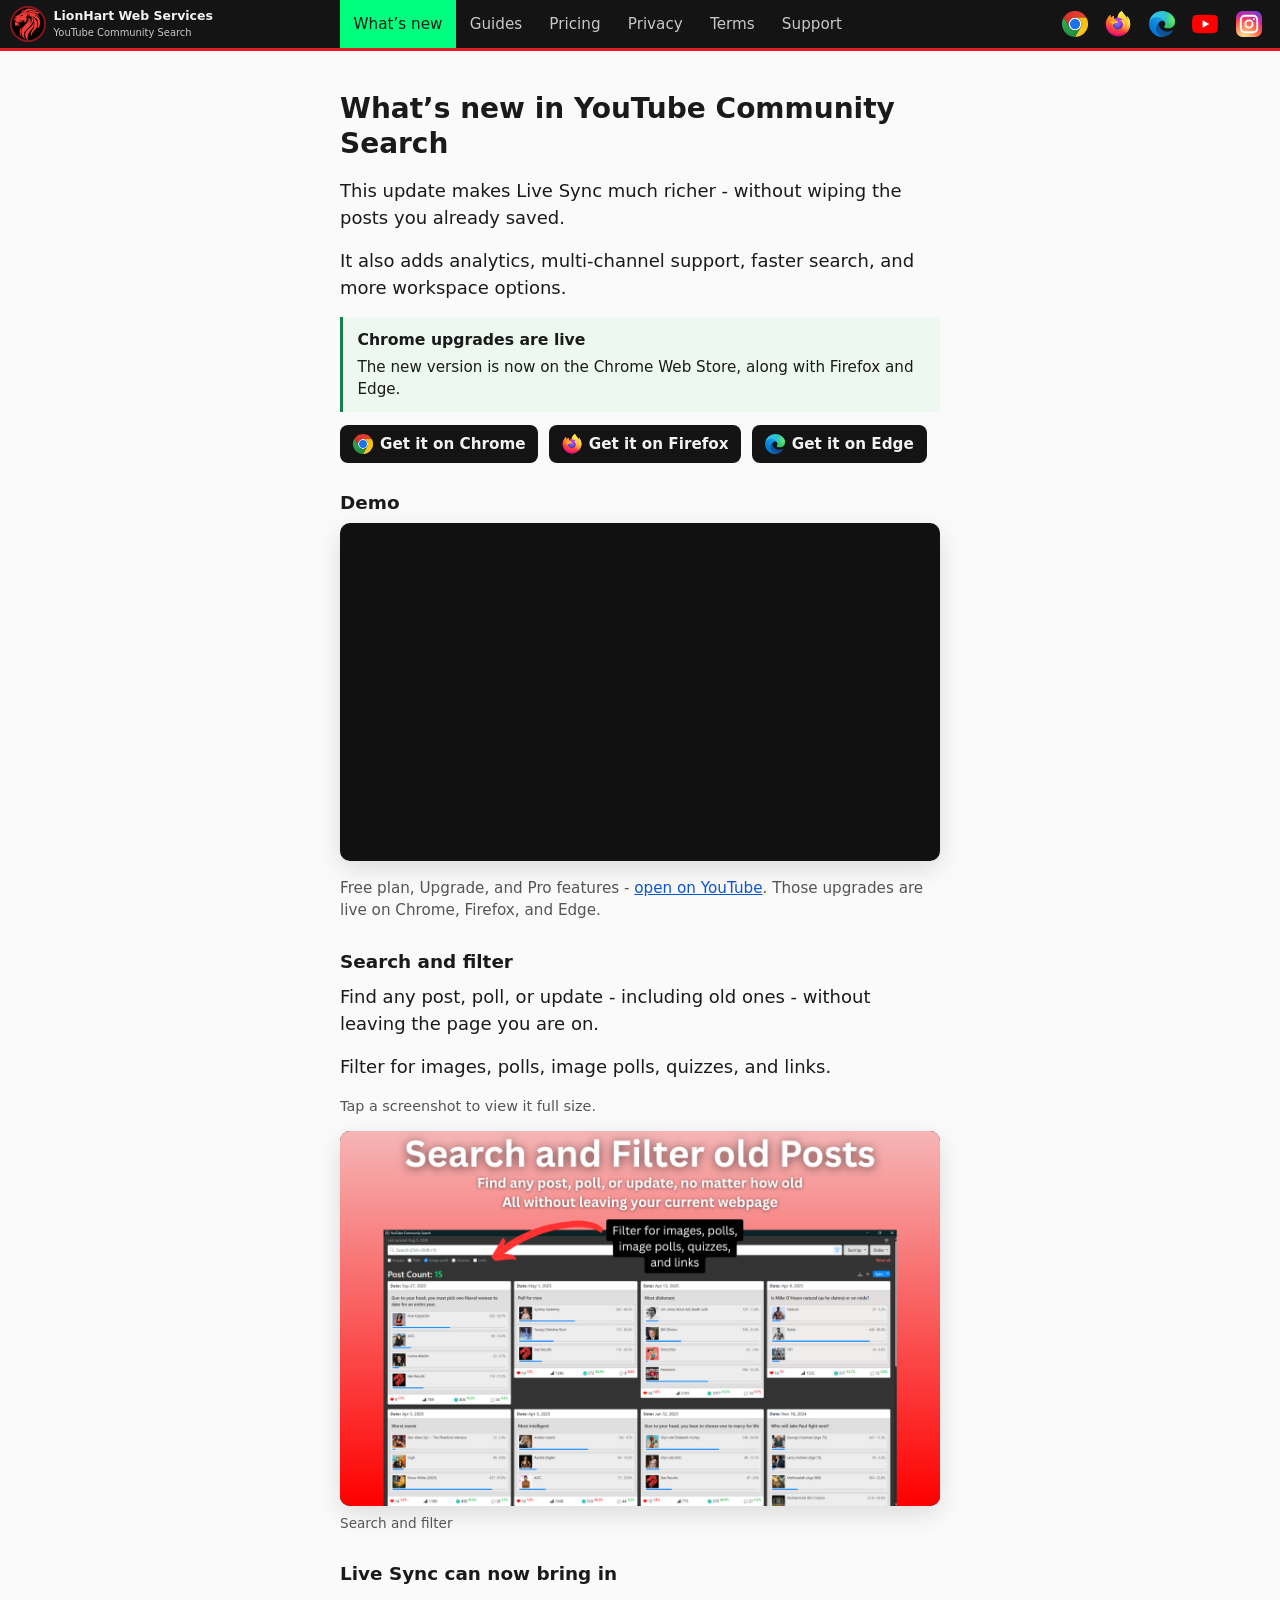
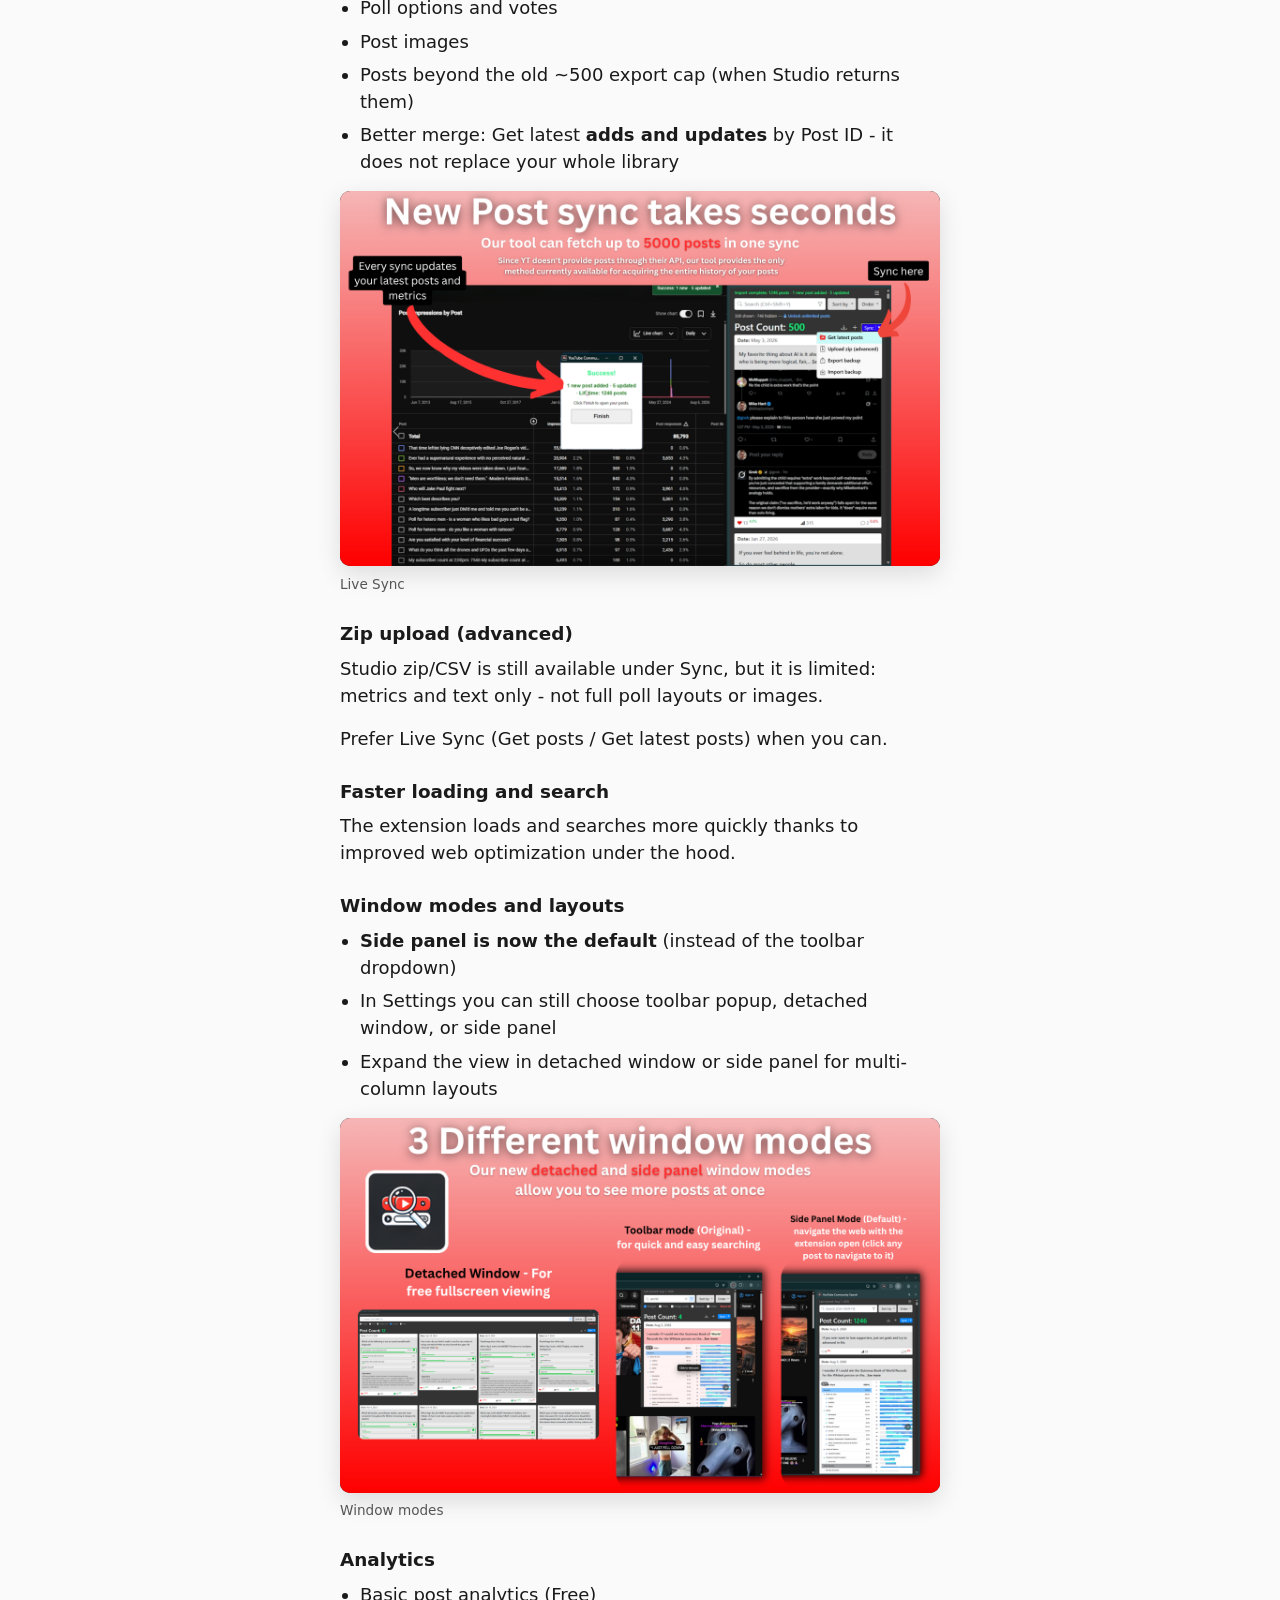
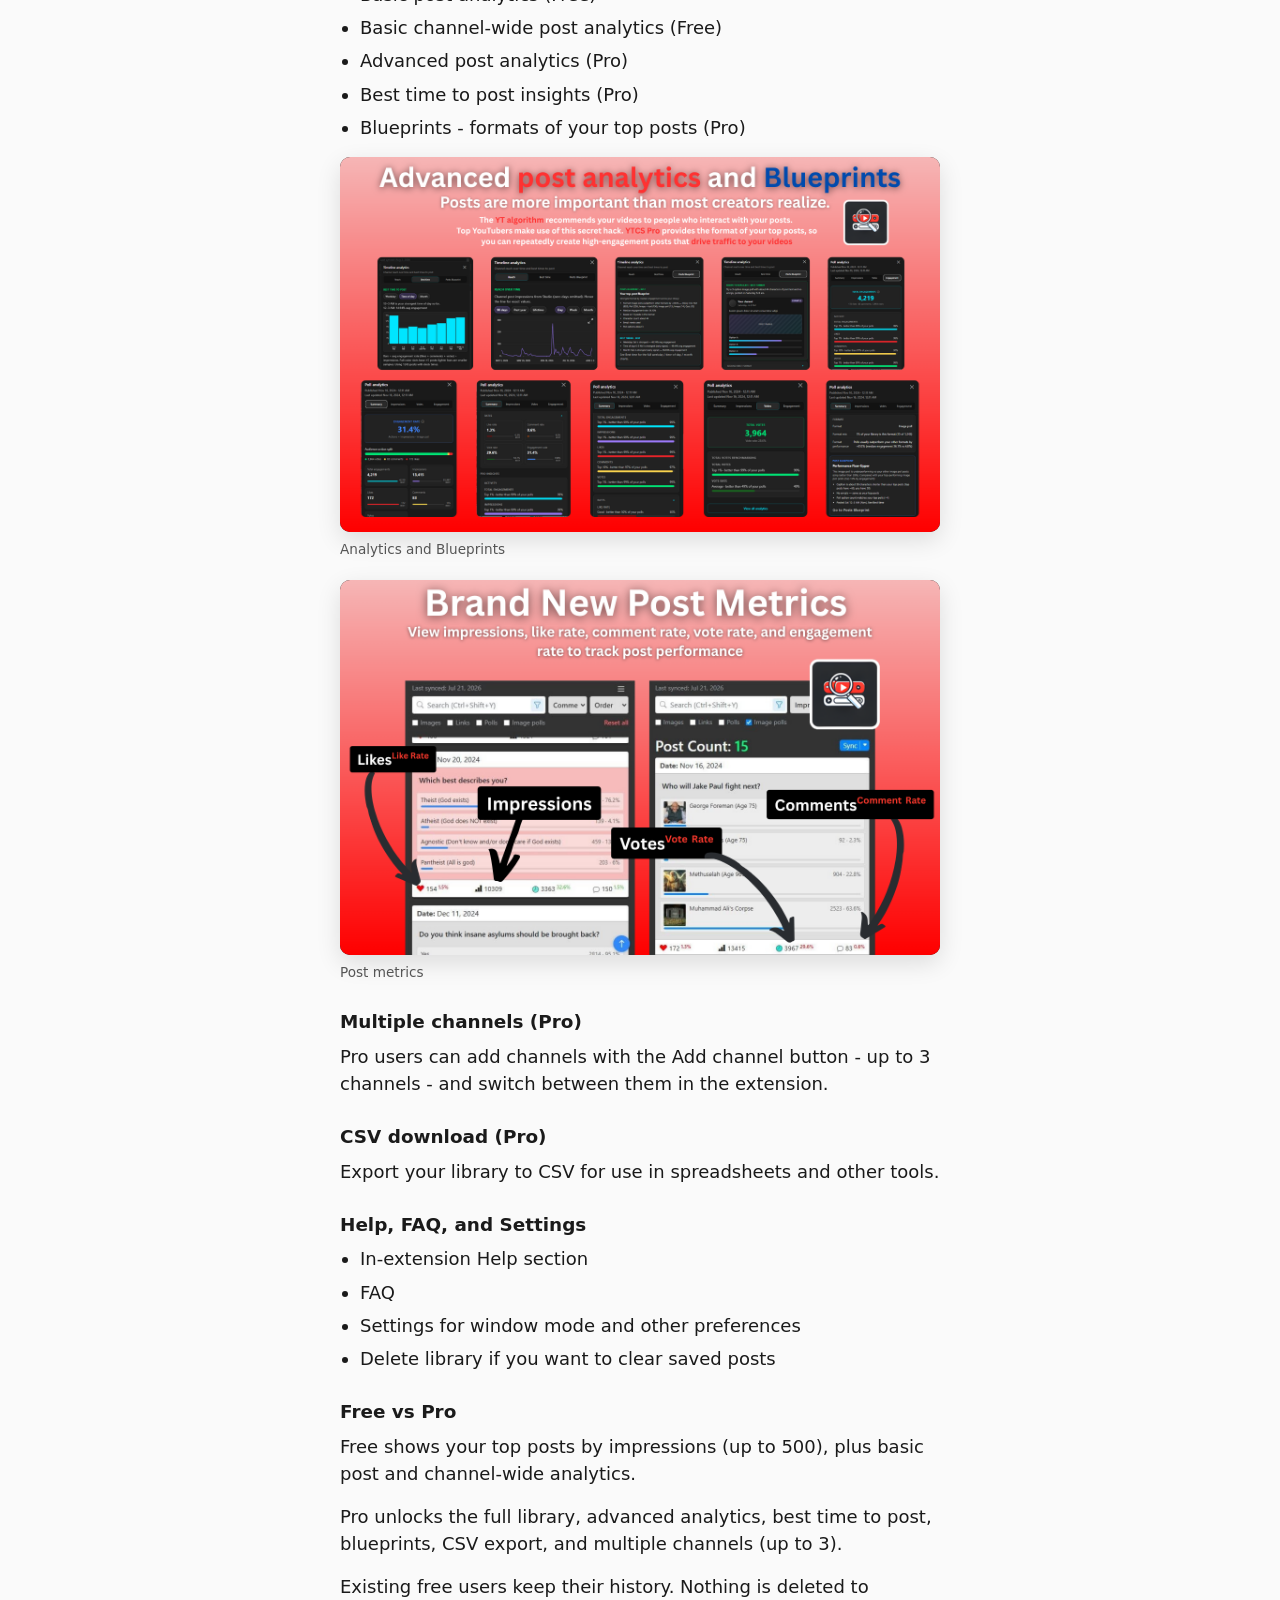
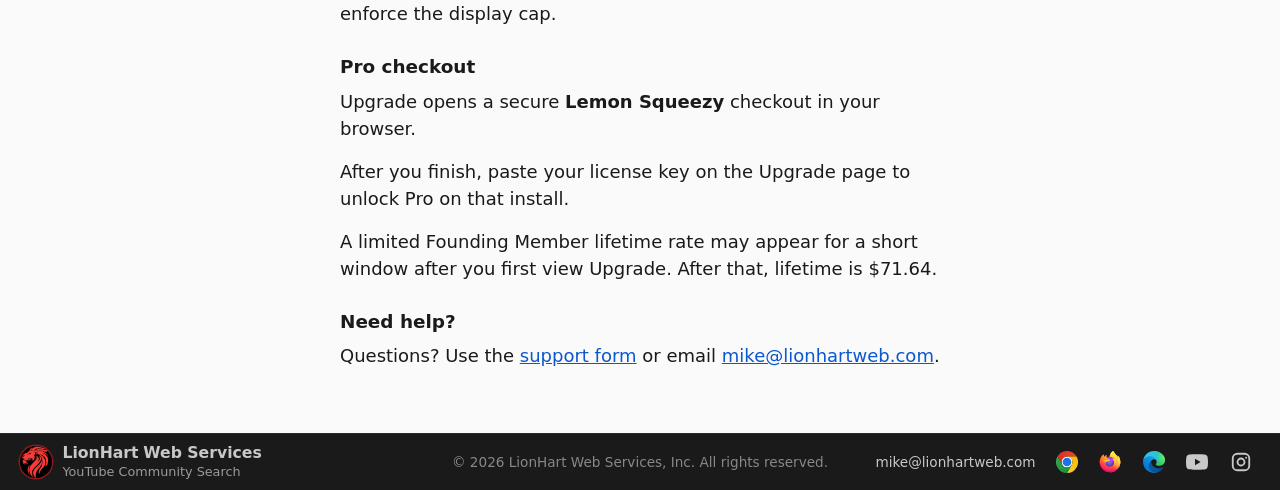
<file: youtube-community-search/whats-new/index.html>
<!DOCTYPE html>
<html lang="en">
  <head>
    <!-- Google tag (gtag.js) -->
    <script async src="https://www.googletagmanager.com/gtag/js?id=G-X84N431ZX0"></script>
    <script>
      window.dataLayer = window.dataLayer || [];
      function gtag(){dataLayer.push(arguments);}
      gtag('js', new Date());

      gtag('config', 'G-X84N431ZX0');
    </script>
    <meta charset="UTF-8" />
    <meta name="viewport" content="width=device-width, initial-scale=1" />
    <title>What’s new - YouTube Community Search</title>
    <meta
      name="description"
      content="Release notes for YouTube Community Search. Latest upgrades are live on Chrome, Firefox, and Edge."
    />
    <link rel="icon" href="/assets/favicon.ico" sizes="any" />
    <link rel="icon" type="image/png" href="/assets/favicon-32.png" sizes="32x32" />
    <link rel="apple-touch-icon" href="/assets/apple-touch-icon.png" />
    <link rel="stylesheet" href="/styles.css" />
    <script type="application/ld+json">
    {
      "@context": "https://schema.org",
      "@graph": [
        {
          "@type": "Organization",
          "@id": "https://www.lionhartweb.com/#organization",
          "name": "LionHart Web Services",
          "legalName": "LionHart Web Services, Inc.",
          "url": "https://www.lionhartweb.com/",
          "email": "mike@lionhartweb.com",
          "logo": "https://www.lionhartweb.com/assets/lionhart-logo.png",
          "sameAs": [
            "https://www.youtube.com/@LionhartM",
            "https://www.instagram.com/mikelionhart/"
          ]
        },
        {
          "@type": "SoftwareApplication",
          "@id": "https://www.lionhartweb.com/#youtube-community-search",
          "name": "YouTube Community Search",
          "url": "https://www.lionhartweb.com/",
          "applicationCategory": "BrowserApplication",
          "operatingSystem": "Chrome, Firefox, Microsoft Edge",
          "browserRequirements": "Google Chrome, Mozilla Firefox, or Microsoft Edge",
          "description": "Browser extension for YouTube creators and channel managers. It imports YouTube Community posts from YouTube Studio Analytics (Live Sync), stores them locally in the browser, and lets you search, filter, and review performance. An optional Studio zip import is available as a backup for text and metrics. Available on Chrome, Firefox, and Microsoft Edge.",
          "author": {
            "@id": "https://www.lionhartweb.com/#organization"
          },
          "publisher": {
            "@id": "https://www.lionhartweb.com/#organization"
          },
          "installUrl": "https://chromewebstore.google.com/detail/youtube-community-search/bakbkfnfpkaidfipoedofcbbaebgbooa",
          "sameAs": [
            "https://chromewebstore.google.com/detail/youtube-community-search/bakbkfnfpkaidfipoedofcbbaebgbooa",
            "https://addons.mozilla.org/en-US/firefox/addon/youtube-community-search/",
            "https://microsoftedge.microsoft.com/addons/detail/youtube-community-search/kdifkjjmaidleflhohbecjdlpanekncg"
          ],
          "featureList": [
            "Live Sync / Get posts from YouTube Studio Analytics",
            "Local search and filters across your post library",
            "Post metrics including impressions, like rate, comment rate, vote rate, and engagement rate",
            "Basic post and channel analytics on the Free plan",
            "Advanced analytics, best time to post, Blueprints, CSV export, and up to 3 channels on Pro",
            "Stores post data locally in the browser",
            "Optional YouTube Studio zip import for text and metrics"
          ],
          "screenshot": [
            "https://www.lionhartweb.com/assets/screenshots/search-and-filter.png",
            "https://www.lionhartweb.com/assets/screenshots/sync.png",
            "https://www.lionhartweb.com/assets/screenshots/metrics.png",
            "https://www.lionhartweb.com/assets/screenshots/analytics.png",
            "https://www.lionhartweb.com/assets/screenshots/window-modes.png"
          ],
          "offers": [
            {
              "@type": "Offer",
              "name": "Free",
              "price": "0",
              "priceCurrency": "USD",
              "description": "Free extension with Live Sync, local search and filters, top posts by impressions (up to 500 shown), and basic analytics."
            },
            {
              "@type": "Offer",
              "name": "Pro Monthly",
              "price": "7.97",
              "priceCurrency": "USD",
              "description": "Optional Pro subscription, $7.97 per month. A 7-day free trial is available on this plan."
            },
            {
              "@type": "Offer",
              "name": "Pro Lifetime",
              "price": "71.64",
              "priceCurrency": "USD",
              "description": "Optional Pro lifetime license, $71.64 one-time."
            },
            {
              "@type": "Offer",
              "name": "Founding Member",
              "price": "50",
              "priceCurrency": "USD",
              "description": "Limited-time founding offer of $50 for a Pro lifetime license, shown in the extension after you first open Upgrade."
            }
          ]
        },
        {
          "@type": "WebSite",
          "@id": "https://www.lionhartweb.com/#website",
          "url": "https://www.lionhartweb.com/",
          "name": "YouTube Community Search",
          "publisher": {
            "@id": "https://www.lionhartweb.com/#organization"
          }
        },
        {
          "@type": "WebPage",
          "@id": "https://www.lionhartweb.com/youtube-community-search/whats-new/#webpage",
          "url": "https://www.lionhartweb.com/youtube-community-search/whats-new/",
          "name": "What’s new - YouTube Community Search",
          "isPartOf": {
            "@id": "https://www.lionhartweb.com/#website"
          },
          "about": {
            "@id": "https://www.lionhartweb.com/#youtube-community-search"
          },
          "publisher": {
            "@id": "https://www.lionhartweb.com/#organization"
          }
        }
      ]
    }
    </script>
  </head>
  <body class="page-whats-new">
    <header class="site-header">
      <div class="site-header-inner">
        <a class="site-brand" href="/">
          <img
            class="site-logo"
            src="/assets/lionhart-logo.png"
            width="42"
            height="42"
            alt=""
          />
          <span class="site-brand-stack">
            <span class="site-brand-business">LionHart Web Services</span>
            <span class="site-brand-product">YouTube Community Search</span>
          </span>
        </a>
        <div class="site-header-cluster">
        <div class="site-header-menus" id="site-header-menus">
        <nav class="site-nav" aria-label="Main">
          <a href="/youtube-community-search/whats-new/" aria-current="page"
            >What’s new</a
          >
          <a href="/youtube-community-search/guides/">Guides</a>
          <a href="/youtube-community-search/pricing/">Pricing</a>
          <a href="/youtube-community-search/privacy/">Privacy</a>
          <a href="/youtube-community-search/terms/">Terms</a>
          <a href="/youtube-community-search/support/">Support</a>
        </nav>
        <nav class="site-follow" aria-label="Social">
          <a
            class="site-social-link"
            href="https://www.youtube.com/@LionhartM"
            rel="noopener noreferrer"
            title="YouTube @LionhartM"
            aria-label="YouTube @LionhartM"
          >
            <img class="site-social-icon site-social-icon-youtube" src="/assets/icons/youtube-color.svg" alt="" width="28" height="28" />
          </a>
          <a
            class="site-social-link"
            href="https://www.instagram.com/mikelionhart/"
            rel="noopener noreferrer"
            title="Instagram @mikelionhart"
            aria-label="Instagram @mikelionhart"
          >
            <img class="site-social-icon site-social-icon-instagram" src="/assets/icons/instagram-color.svg" alt="" width="28" height="28" />
          </a>
        </nav>
        </div>
        <div class="site-ext">
          <button
            class="site-ext-toggle"
            type="button"
            aria-expanded="false"
            aria-controls="site-ext-menu"
            aria-haspopup="true"
          >
            Get Extension
          </button>
          <nav class="site-social" id="site-ext-menu" aria-label="Stores and social">
          <a
            class="site-social-link"
            href="https://chromewebstore.google.com/detail/youtube-community-search/bakbkfnfpkaidfipoedofcbbaebgbooa"
            rel="noopener noreferrer"
            title="Chrome Web Store"
            aria-label="Chrome Web Store"
          >
            <img class="site-social-icon site-social-icon-chrome" src="/assets/icons/chrome-color.svg" alt="" width="28" height="28" />
          </a>
          <a
            class="site-social-link"
            href="https://addons.mozilla.org/en-US/firefox/addon/youtube-community-search/"
            rel="noopener noreferrer"
            title="Firefox add-on"
            aria-label="Firefox add-on"
          >
            <img class="site-social-icon site-social-icon-firefox" src="/assets/icons/firefox-color.svg" alt="" width="28" height="28" />
          </a>
          <a
            class="site-social-link"
            href="https://microsoftedge.microsoft.com/addons/detail/youtube-community-search/kdifkjjmaidleflhohbecjdlpanekncg"
            rel="noopener noreferrer"
            title="Microsoft Edge Add-ons"
            aria-label="Microsoft Edge Add-ons"
          >
            <img class="site-social-icon site-social-icon-edge" src="/assets/icons/edge-color.svg" alt="" width="28" height="28" />
          </a>
          <a
            class="site-social-link site-social-follow"
            href="https://www.youtube.com/@LionhartM"
            rel="noopener noreferrer"
            title="YouTube @LionhartM"
            aria-label="YouTube @LionhartM"
          >
            <img class="site-social-icon site-social-icon-youtube" src="/assets/icons/youtube-color.svg" alt="" width="28" height="28" />
          </a>
          <a
            class="site-social-link site-social-follow"
            href="https://www.instagram.com/mikelionhart/"
            rel="noopener noreferrer"
            title="Instagram @mikelionhart"
            aria-label="Instagram @mikelionhart"
          >
            <img class="site-social-icon site-social-icon-instagram" src="/assets/icons/instagram-color.svg" alt="" width="28" height="28" />
          </a>
        </nav>
        </div>
        </div>
        <button
          class="site-nav-toggle"
          type="button"
          aria-expanded="false"
          aria-controls="site-header-menus"
          aria-label="Open menu"
        >
          <span class="site-nav-toggle-bars" aria-hidden="true"></span>
        </button>
      </div>
    </header>

    <main>
      <h1>What’s new in YouTube Community Search</h1>
      <p>
        This update makes Live Sync much richer - without wiping the posts you
        already saved.
      </p>
      <p>
        It also adds analytics, multi-channel support, faster search, and more
        workspace options.
      </p>
      <p class="store-notice store-notice-ok" role="status">
        <strong>Chrome upgrades are live</strong>
        The new version is now on the Chrome Web Store, along with Firefox and Edge.
      </p>
      <div class="store-cta">
        <a
          class="store-cta-link"
          href="https://chromewebstore.google.com/detail/youtube-community-search/bakbkfnfpkaidfipoedofcbbaebgbooa"
          rel="noopener noreferrer"
        >
          <img class="site-social-icon site-social-icon-chrome" src="/assets/icons/chrome-color.svg" alt="" width="28" height="28" />
          Get it on Chrome
        </a>
        <a
          class="store-cta-link"
          href="https://addons.mozilla.org/en-US/firefox/addon/youtube-community-search/"
          rel="noopener noreferrer"
        >
          <img class="site-social-icon site-social-icon-firefox" src="/assets/icons/firefox-color.svg" alt="" width="28" height="28" />
          Get it on Firefox
        </a>
        <a
          class="store-cta-link"
          href="https://microsoftedge.microsoft.com/addons/detail/youtube-community-search/kdifkjjmaidleflhohbecjdlpanekncg"
          rel="noopener noreferrer"
        >
          <img class="site-social-icon site-social-icon-edge" src="/assets/icons/edge-color.svg" alt="" width="28" height="28" />
          Get it on Edge
        </a>
      </div>

      <h2>Demo</h2>
      <div class="video-embed">
        <iframe
          src="https://www.youtube.com/embed/pGNzdwDq0F8"
          title="YouTube Community Search demo"
          allow="accelerometer; autoplay; clipboard-write; encrypted-media; gyroscope; picture-in-picture; web-share"
          allowfullscreen
          loading="lazy"
        ></iframe>
      </div>
      <p class="video-note">
        Free plan, Upgrade, and Pro features -
        <a
          href="https://youtu.be/pGNzdwDq0F8"
          rel="noopener noreferrer"
          >open on YouTube</a
        >. Those upgrades are live on Chrome, Firefox, and Edge.
      </p>

      <h2>Search and filter</h2>
      <p>
        Find any post, poll, or update - including old ones - without leaving
        the page you are on.
      </p>
      <p>
        Filter for images, polls, image polls, quizzes, and links.
      </p>
      <p class="shot-hint">Tap a screenshot to view it full size.</p>
      <figure class="shot">
        <a class="shot-link" href="/assets/screenshots/search-and-filter.png">
          <img
            src="/assets/screenshots/search-and-filter.png"
            width="1280"
            height="800"
            alt="Search and filter old posts: find any post, poll, or update, with filters for images, polls, quizzes, and links."
            loading="lazy"
          />
        </a>
        <figcaption>Search and filter</figcaption>
      </figure>

      <h2>Live Sync can now bring in</h2>
      <ul>
        <li>Poll options and votes</li>
        <li>Post images</li>
        <li>Posts beyond the old ~500 export cap (when Studio returns them)</li>
        <li>
          Better merge: Get latest <strong>adds and updates</strong> by Post ID
          - it does not replace your whole library
        </li>
      </ul>
      <figure class="shot">
        <a class="shot-link" href="/assets/screenshots/sync.png">
          <img
            src="/assets/screenshots/sync.png"
            width="1280"
            height="800"
            alt="New post sync: Get latest posts in seconds, with a success summary of posts added and updated."
            loading="lazy"
          />
        </a>
        <figcaption>Live Sync</figcaption>
      </figure>

      <h2>Zip upload (advanced)</h2>
      <p>
        Studio zip/CSV is still available under Sync, but it is limited: metrics
        and text only - not full poll layouts or images.
      </p>
      <p>
        Prefer Live Sync (Get posts / Get latest posts) when you can.
      </p>

      <h2>Faster loading and search</h2>
      <p>
        The extension loads and searches more quickly thanks to improved web
        optimization under the hood.
      </p>

      <h2>Window modes and layouts</h2>
      <ul>
        <li>
          <strong>Side panel is now the default</strong> (instead of the toolbar
          dropdown)
        </li>
        <li>
          In Settings you can still choose toolbar popup, detached window, or
          side panel
        </li>
        <li>
          Expand the view in detached window or side panel for multi-column
          layouts
        </li>
      </ul>
      <figure class="shot">
        <a class="shot-link" href="/assets/screenshots/window-modes.png">
          <img
            src="/assets/screenshots/window-modes.png"
            width="1280"
            height="800"
            alt="Three window modes: detached window, original toolbar popup, and default side panel."
            loading="lazy"
          />
        </a>
        <figcaption>Window modes</figcaption>
      </figure>

      <h2>Analytics</h2>
      <ul>
        <li>Basic post analytics (Free)</li>
        <li>Basic channel-wide post analytics (Free)</li>
        <li>Advanced post analytics (Pro)</li>
        <li>Best time to post insights (Pro)</li>
        <li>Blueprints - formats of your top posts (Pro)</li>
      </ul>
      <figure class="shot">
        <a class="shot-link" href="/assets/screenshots/analytics.png">
          <img
            src="/assets/screenshots/analytics.png"
            width="1280"
            height="800"
            alt="Advanced post analytics and Blueprints: timeline charts, engagement rates, and recipes to replicate top formats."
            loading="lazy"
          />
        </a>
        <figcaption>Analytics and Blueprints</figcaption>
      </figure>
      <figure class="shot">
        <a class="shot-link" href="/assets/screenshots/metrics.png">
          <img
            src="/assets/screenshots/metrics.png"
            width="1280"
            height="800"
            alt="Brand new post metrics: impressions, like rate, comment rate, vote rate, and engagement rate on each post card."
            loading="lazy"
          />
        </a>
        <figcaption>Post metrics</figcaption>
      </figure>

      <h2>Multiple channels (Pro)</h2>
      <p>
        Pro users can add channels with the Add channel button - up to 3
        channels - and switch between them in the extension.
      </p>

      <h2>CSV download (Pro)</h2>
      <p>Export your library to CSV for use in spreadsheets and other tools.</p>

      <h2>Help, FAQ, and Settings</h2>
      <ul>
        <li>In-extension Help section</li>
        <li>FAQ</li>
        <li>Settings for window mode and other preferences</li>
        <li>Delete library if you want to clear saved posts</li>
      </ul>

      <h2>Free vs Pro</h2>
      <p>
        Free shows your top posts by impressions (up to 500), plus basic post
        and channel-wide analytics.
      </p>
      <p>
        Pro unlocks the full library, advanced analytics, best time to post,
        blueprints, CSV export, and multiple channels (up to 3).
      </p>
      <p>
        Existing free users keep their history. Nothing is deleted to enforce
        the display cap.
      </p>

      <h2>Pro checkout</h2>
      <p>
        Upgrade opens a secure <strong>Lemon Squeezy</strong> checkout in your
        browser.
      </p>
      <p>
        After you finish, paste your license key on the Upgrade page to unlock
        Pro on that install.
      </p>
      <p>
        A limited Founding Member lifetime rate may appear for a short window
        after you first view Upgrade. After that, lifetime is $71.64.
      </p>

      <h2>Need help?</h2>
      <p>
        Questions? Use the
        <a href="/youtube-community-search/support/">support form</a>
        or email
        <a href="mailto:mike@lionhartweb.com">mike@lionhartweb.com</a>.
      </p>
    </main>

    <footer class="site-footer">
      <div class="site-footer-inner">
        <div class="site-footer-top">
          <a class="site-footer-brand" href="/">
            <img
              class="site-footer-logo"
              src="/assets/lionhart-logo.png"
              width="28"
              height="28"
              alt=""
            />
            <span class="site-footer-brand-text">
              <span class="site-footer-business">
                <span class="site-footer-business-lead">LionHart</span>
                <span class="site-footer-business-rest">Web Services</span>
              </span>
              <span class="site-footer-product">YouTube Community Search</span>
            </span>
          </a>
          <div class="site-footer-aside">
            <a class="site-footer-email" href="mailto:mike@lionhartweb.com">mike@lionhartweb.com</a>
            <nav class="site-social" aria-label="Stores and social">
              <a
                class="site-social-link"
                href="https://chromewebstore.google.com/detail/youtube-community-search/bakbkfnfpkaidfipoedofcbbaebgbooa"
                rel="noopener noreferrer"
                title="Chrome Web Store"
                aria-label="Chrome Web Store"
              >
                <img class="site-social-icon site-social-icon-chrome" src="/assets/icons/chrome-color.svg" alt="" width="22" height="22" />
              </a>
              <a
                class="site-social-link"
                href="https://addons.mozilla.org/en-US/firefox/addon/youtube-community-search/"
                rel="noopener noreferrer"
                title="Firefox add-on"
                aria-label="Firefox add-on"
              >
                <img class="site-social-icon site-social-icon-firefox" src="/assets/icons/firefox-color.svg" alt="" width="22" height="22" />
              </a>
              <a
                class="site-social-link"
                href="https://microsoftedge.microsoft.com/addons/detail/youtube-community-search/kdifkjjmaidleflhohbecjdlpanekncg"
                rel="noopener noreferrer"
                title="Microsoft Edge Add-ons"
                aria-label="Microsoft Edge Add-ons"
              >
                <img class="site-social-icon site-social-icon-edge" src="/assets/icons/edge-color.svg" alt="" width="22" height="22" />
              </a>
              <a
                class="site-social-link"
                href="https://www.youtube.com/@LionhartM"
                rel="noopener noreferrer"
                title="YouTube @LionhartM"
                aria-label="YouTube @LionhartM"
              >
                <span class="site-social-icon site-social-icon-youtube" aria-hidden="true"></span>
              </a>
              <a
                class="site-social-link"
                href="https://www.instagram.com/mikelionhart/"
                rel="noopener noreferrer"
                title="Instagram @mikelionhart"
                aria-label="Instagram @mikelionhart"
              >
                <span class="site-social-icon site-social-icon-instagram" aria-hidden="true"></span>
              </a>
            </nav>
          </div>
        <p class="site-footer-legal">
          &copy; 2026 LionHart Web Services, Inc. All rights reserved.
        </p>
        </div>
      </div>
    </footer>
    <script src="/js/lightbox.js"></script>
    <script src="/js/nav.js"></script>

  </body>
</html>
</file>
<file: styles.css>
:root {
  color-scheme: light;
  --ink: #1a1a1a;
  --muted: #333;
  --paper: #fafafa;
  --header-bg: #141414;
  --header-ink: #f2f2f2;
  --header-muted: #c8c8c8;
  --lion-red: #e31c23;
  --link: #0b57d0;
  --nav-hover: #00ff7f;
  --content-max: 40rem;
  --page-pad: 1.25rem;
  --header-pad: 0.75rem;
  --nav-link-pad-x: 0.85rem;
  --cta-orange: #e85d04;
  --cta-orange-hot: #ff6a12;
  --font: system-ui, -apple-system, "Segoe UI", Roboto, sans-serif;
}

* {
  box-sizing: border-box;
}

body {
  margin: 0;
  min-height: 100vh;
  display: flex;
  flex-direction: column;
  font-family: var(--font);
  font-size: 18px;
  font-weight: 400;
  line-height: 1.5;
  color: var(--ink);
  background: var(--paper);
}

.site-header {
  position: relative;
  background: var(--header-bg);
  border-bottom: 3px solid var(--lion-red);
}

.site-header-inner {
  width: 100%;
  max-width: none;
  margin: 0;
  padding: 0 var(--header-pad);
  display: grid;
  grid-template-columns: minmax(0, 1fr) minmax(0, var(--content-max)) minmax(0, 1fr);
  align-items: stretch;
  column-gap: 0;
}

.site-brand {
  display: inline-flex;
  align-items: center;
  align-self: center;
  grid-column: 1;
  justify-self: start;
  gap: 0.6rem;
  padding: 0.5rem 0;
  font-family: var(--font);
  text-decoration: none;
  color: var(--header-ink);
  flex-shrink: 0;
}

.site-brand:hover {
  color: #fff;
}

.site-brand:hover .site-brand-product {
  color: #ddd;
}

.site-logo {
  width: 32px;
  height: 32px;
  border-radius: 50%;
  object-fit: cover;
  flex-shrink: 0;
  box-shadow: 0 0 0 2px rgba(227, 28, 35, 0.55);
}

.site-brand-stack {
  display: flex;
  flex-direction: column;
  gap: 0.15rem;
  min-width: 0;
  white-space: nowrap;
}

.site-brand-business {
  font-size: 0.78rem;
  font-weight: 650;
  line-height: 1.2;
}

.site-brand-product {
  font-size: 0.62rem;
  font-weight: 500;
  color: var(--header-muted);
  line-height: 1.2;
}

.site-header-cluster {
  display: contents;
}

.site-header-menus {
  display: contents;
}

.site-follow {
  display: none;
  align-items: center;
  gap: 0.35rem;
}

.site-follow .site-social-link {
  width: 38px;
  height: 38px;
  color: var(--header-muted);
}

.site-nav-toggle {
  display: none;
  width: 38px;
  height: 38px;
  margin: 0;
  padding: 0;
  border: 0;
  background: transparent;
  color: var(--header-muted);
  cursor: pointer;
  align-items: center;
  justify-content: center;
  flex-shrink: 0;
}

.site-nav-toggle:hover,
.site-nav-toggle:focus-visible,
.site-header.is-nav-open .site-nav-toggle {
  color: #102018;
  background: var(--nav-hover);
}

.site-nav-toggle-bars,
.site-nav-toggle-bars::before,
.site-nav-toggle-bars::after {
  display: block;
  width: 18px;
  height: 2px;
  background: currentColor;
  border-radius: 1px;
  position: relative;
}

.site-nav-toggle-bars::before,
.site-nav-toggle-bars::after {
  content: "";
  position: absolute;
  left: 0;
}

.site-nav-toggle-bars::before {
  top: -6px;
}

.site-nav-toggle-bars::after {
  top: 6px;
}

.site-header.is-nav-open .site-nav-toggle-bars {
  background: transparent;
}

.site-header.is-nav-open .site-nav-toggle-bars::before {
  top: 0;
  transform: rotate(45deg);
}

.site-header.is-nav-open .site-nav-toggle-bars::after {
  top: 0;
  transform: rotate(-45deg);
}

.site-nav {
  display: flex;
  flex-wrap: nowrap;
  align-items: stretch;
  grid-column: 2;
  justify-self: start;
  gap: 0;
  min-width: 0;
  /* Match article text: page inset minus the first link’s own side pad. */
  padding-left: calc(var(--page-pad) - var(--nav-link-pad-x));
  font-family: var(--font);
  font-size: 0.95rem;
}

/* What’s new is the first link and stays green: align the button box, not the word. */
.page-whats-new .site-nav {
  padding-left: var(--page-pad);
}

.site-nav a {
  display: flex;
  align-items: center;
  color: var(--header-muted);
  text-decoration: none;
  padding: 0 var(--nav-link-pad-x);
  border-radius: 0;
  font-weight: 500;
}

.site-nav a:hover,
.site-nav a:focus-visible,
.site-nav a[aria-current="page"] {
  color: #102018;
  background: var(--nav-hover);
}

.site-social {
  display: flex;
  align-items: center;
  flex-wrap: nowrap;
  gap: 0.35rem;
}

.site-ext {
  display: flex;
  align-items: center;
  grid-column: 3;
  justify-self: end;
  flex-shrink: 0;
  position: relative;
}

.site-ext-toggle {
  display: none;
  align-items: center;
  align-self: center;
  margin: 0;
  padding: 0.45rem 0.85rem;
  border: 0;
  border-radius: 6px;
  background: var(--cta-orange);
  color: #fff;
  font-family: var(--font);
  font-size: 0.82rem;
  font-weight: 700;
  line-height: 1.2;
  cursor: pointer;
  white-space: nowrap;
}

.site-ext-toggle:hover,
.site-ext-toggle:focus-visible,
.site-ext.is-open .site-ext-toggle {
  color: #fff;
  background: var(--cta-orange-hot);
}

.site-header .site-social {
  width: auto;
  align-self: center;
}

.site-social-link {
  display: inline-flex;
  align-items: center;
  justify-content: center;
  width: 38px;
  height: 38px;
  border-radius: 6px;
  color: inherit;
  text-decoration: none;
}

.site-header .site-social-link {
  width: 38px;
  height: 38px;
  color: var(--header-muted);
}

.site-social-icon {
  display: block;
  width: 22px;
  height: 22px;
  background: currentColor;
  -webkit-mask: var(--icon) center / contain no-repeat;
  mask: var(--icon) center / contain no-repeat;
}

.site-header .site-social-icon,
.store-cta-link .site-social-icon,
.site-footer img.site-social-icon {
  display: block;
  object-fit: contain;
  background: none;
  -webkit-mask: none;
  mask: none;
}

.site-header .site-social-icon {
  width: 26px;
  height: 26px;
}

.site-footer img.site-social-icon {
  width: 22px;
  height: 22px;
}

.store-cta-link .site-social-icon {
  width: 20px;
  height: 20px;
}

.site-social-icon-firefox {
  --icon: url("/assets/icons/firefox.svg");
}

.site-social-icon-chrome {
  --icon: url("/assets/icons/chrome.svg");
}

.site-social-icon-edge {
  --icon: url("/assets/icons/edge.svg");
}

.site-social-icon-youtube {
  --icon: url("/assets/icons/youtube.svg");
}

.site-social-icon-instagram {
  --icon: url("/assets/icons/instagram.svg");
}

.site-header .site-social-icon-firefox,
.store-cta-link .site-social-icon-firefox {
  --icon: url("/assets/icons/firefox-color.svg");
}

.site-header .site-social-icon-chrome,
.store-cta-link .site-social-icon-chrome {
  --icon: url("/assets/icons/chrome-color.svg");
}

.site-header .site-social-icon-edge,
.store-cta-link .site-social-icon-edge {
  --icon: url("/assets/icons/edge-color.svg");
}

.site-header .site-social-icon-youtube,
.store-cta-link .site-social-icon-youtube {
  --icon: url("/assets/icons/youtube-color.svg");
}

.site-header .site-social-icon-instagram,
.store-cta-link .site-social-icon-instagram {
  --icon: url("/assets/icons/instagram-color.svg");
}

.store-notice {
  margin: 0 0 0.85rem;
  padding: 0.75rem 0.9rem;
  border-left: 3px solid var(--lion-red);
  background: #fff4f4;
  font-family: var(--font);
  font-size: 0.95rem;
  line-height: 1.45;
}

.store-notice-ok {
  border-left-color: #14804a;
  background: #edf8f1;
}

.store-notice strong {
  display: block;
  margin: 0 0 0.25rem;
  font-size: 0.98rem;
}

.store-cta {
  display: flex;
  flex-wrap: wrap;
  gap: 0.65rem;
  margin: 0 0 1.5rem;
  font-family: var(--font);
}

.store-cta-link {
  display: inline-flex;
  align-items: center;
  gap: 0.45rem;
  padding: 0.45rem 0.8rem;
  border-radius: 8px;
  background: #141414;
  color: #f2f2f2;
  text-decoration: none;
  font-size: 0.95rem;
  font-weight: 600;
}

.store-cta-link:hover,
.store-cta-link:focus-visible {
  color: #fff;
  background: #222;
  box-shadow: inset 0 -2px 0 var(--lion-red);
}

.store-cta-link .site-social-icon {
  width: 20px;
  height: 20px;
}

.article-install {
  margin: 0 0 1.5rem;
  padding: 0.95rem 1rem 0.2rem;
  border: 1px solid #d7eadf;
  border-left: 3px solid #14804a;
  border-radius: 10px;
  background: #edf8f1;
}

.article-install-heading {
  margin: 0 0 0.7rem;
  font-family: var(--font);
  font-size: 1.05rem;
  font-weight: 650;
  line-height: 1.3;
}

.article-install .store-cta {
  margin-bottom: 0.7rem;
}

.article-demo,
.article-skip {
  margin: 0 0 0.85rem;
  font-size: 0.95rem;
}

#sync-and-search {
  scroll-margin-top: 1.5rem;
}

.support-form {
  position: relative;
  margin: 0.35rem 0 1.75rem;
  font-family: var(--font);
}

.support-form .field {
  margin: 0 0 1.1rem;
}

.support-form label {
  display: block;
  margin: 0 0 0.35rem;
  font-size: 0.92rem;
  font-weight: 650;
}

.support-form input[type="text"],
.support-form input[type="email"],
.support-form select,
.support-form textarea {
  display: block;
  width: 100%;
  padding: 0.6rem 0.75rem;
  border: 1px solid #ccc;
  border-radius: 8px;
  background: #fff;
  color: var(--ink);
  font-family: inherit;
  font-size: 1rem;
  line-height: 1.4;
}

.support-form textarea {
  min-height: 9rem;
  resize: vertical;
}

.support-form fieldset {
  margin: 0 0 1.1rem;
  padding: 0.75rem 0.9rem 0.95rem;
  border: 1px solid #ccc;
  border-radius: 8px;
}

.support-form legend {
  padding: 0 0.35rem;
  font-size: 0.92rem;
  font-weight: 650;
}

.support-form .choice {
  display: block;
  margin: 0.4rem 0;
  font-weight: 500;
}

.support-form .choice input {
  margin-right: 0.45rem;
}

.support-form textarea.uninstall-note {
  min-height: 5.5rem;
}

.support-form input:focus-visible,
.support-form select:focus-visible,
.support-form textarea:focus-visible {
  outline: 2px solid var(--link);
  outline-offset: 2px;
}

.support-honey {
  position: absolute;
  left: -10000px;
  width: 1px;
  height: 1px;
  overflow: hidden;
}

.support-form-submit {
  display: inline-flex;
  align-items: center;
  margin: 0.25rem 0 0;
  padding: 0.6rem 1.15rem;
  border: 0;
  border-radius: 8px;
  background: var(--cta-orange);
  color: #fff;
  font-family: inherit;
  font-size: 1rem;
  font-weight: 700;
  cursor: pointer;
}

.support-form-submit:hover,
.support-form-submit:focus-visible {
  background: var(--cta-orange-hot);
}

.support-form-success,
.support-form-error {
  display: none;
}

.support-form-success[data-fs-active],
.support-form-error[data-fs-active] {
  display: block;
}

.support-form-success {
  margin: 0 0 1.15rem;
  padding: 0.75rem 0.9rem;
  border-left: 3px solid #14804a;
  background: #edf8f1;
  font-family: var(--font);
  font-size: 0.95rem;
}

.support-form-error {
  margin: 0 0 1.15rem;
  padding: 0.75rem 0.9rem;
  border-left: 3px solid var(--lion-red);
  background: #fff4f4;
  font-family: var(--font);
  font-size: 0.95rem;
}

.support-form-submit:disabled {
  opacity: 0.65;
  cursor: wait;
}

main {
  flex: 1;
  max-width: var(--content-max);
  margin: 0 auto;
  padding: 2.5rem var(--page-pad) 3rem;
  width: 100%;
}

h1,
h2 {
  font-family: var(--font);
  line-height: 1.25;
}

h1 {
  font-size: 1.75rem;
  margin: 0 0 1rem;
}

h2 {
  font-size: 1.15rem;
  margin: 1.75rem 0 0.6rem;
}

h3 {
  font-family: var(--font);
  font-size: 1.15rem;
  line-height: 1.25;
  margin: 1.75rem 0 0.6rem;
}

.guide-heading {
  font-size: 2.35rem;
  margin: 0 0 1.35rem;
}

.guide-article-title {
  font-size: 1.75rem;
  margin: 0 0 1rem;
}

article {
  line-height: 1.6;
  text-wrap: pretty;
}

article p {
  margin: 0 0 1.15rem;
}

p,
ul,
ol {
  margin: 0 0 1rem;
}

ul,
ol {
  padding-left: 1.25rem;
}

li {
  margin: 0.4rem 0;
}

article ol li::marker,
.guide-page ol li::marker {
  font-weight: 700;
  font-family: var(--font);
}

article ol li .article-shot,
.guide-page ol li .article-shot {
  margin-top: 0.75rem;
}

a {
  color: var(--link);
}

.video-embed {
  position: relative;
  width: 100%;
  aspect-ratio: 16 / 9;
  margin: 0 0 1.5rem;
  border-radius: 10px;
  overflow: hidden;
  background: #111;
  box-shadow: 0 8px 24px rgba(0, 0, 0, 0.12);
}

.video-embed iframe {
  position: absolute;
  inset: 0;
  width: 100%;
  height: 100%;
  border: 0;
}

.video-note {
  margin: -0.5rem 0 1.5rem;
  font-size: 0.95rem;
  color: #555;
}

.article-meta {
  margin: -0.35rem 0 1.15rem;
  font-size: 0.92rem;
  color: #555;
}

.article-shot {
  margin: 0.25rem 0 1.35rem;
}

.guide-list {
  list-style: none;
  padding: 0;
  margin: 0 0 1.5rem;
}

.guide-list li {
  margin: 0 0 1.35rem;
}

.guide-list a {
  font-family: var(--font);
  font-weight: 600;
}

.guide-list .guide-date {
  display: block;
  margin: 0.2rem 0 0;
  font-size: 0.9rem;
  color: #555;
}

.guide-layout {
  display: grid;
  gap: 2.25rem;
}

.guide-layout a {
  text-decoration: none;
}

.confusion-note {
  margin: 0 0 1.15rem;
  padding: 1rem 1.2rem;
  border-left: 3px solid var(--link);
  background: #ecf8fc;
  font-family: var(--font);
  font-size: 0.95rem;
}

.confusion-note p:last-child {
  margin-bottom: .2rem;
}

.article-kicker {
  margin: 0 0 0.4rem;
  font-family: var(--font);
  font-size: 0.78rem;
  font-weight: 650;
  letter-spacing: 0.06em;
  text-transform: uppercase;
  color: #555;
}

.article-kicker a {
  color: inherit;
  text-decoration: none;
}

.article-kicker a:hover,
.article-kicker a:focus-visible {
  color: var(--link);
}

.guide-sidebar {
  padding-top: 0.25rem;
  border-top: 1px solid #ddd;
  font-family: var(--font);
}

.guide-sidebar h2 {
  margin: 1.15rem 0 0.75rem;
  font-size: 0.78rem;
  font-weight: 650;
  letter-spacing: 0.06em;
  text-transform: uppercase;
  color: #555;
}

.guide-sidebar-list {
  list-style: none;
  padding: 0;
  margin: 0;
}

.guide-sidebar-list li {
  margin: 0 0 0.95rem;
}

.guide-sidebar-list a {
  display: block;
  font-weight: 600;
  line-height: 1.35;
  color: var(--ink);
  text-decoration: none;
}

.guide-sidebar-list a:hover,
.guide-sidebar-list a:focus-visible {
  color: var(--link);
}

.guide-sidebar-list a[aria-current="page"] {
  color: var(--ink);
  box-shadow: inset 3px 0 0 var(--lion-red);
  padding-left: 0.55rem;
  margin-left: -0.55rem;
}

.guide-sidebar-list time {
  display: block;
  margin-top: 0.15rem;
  font-size: 0.82rem;
  color: #666;
}

@media (min-width: 72rem) {
  main.guide-page {
    overflow: visible;
  }

  .guide-layout {
    display: grid;
    grid-template-columns: minmax(0, 1fr) 0;
    column-gap: 0;
  }

  .guide-sidebar {
    width: 15rem;
    margin-left: 2rem;
    position: sticky;
    top: 1.5rem;
    padding: 0 0 0 1.35rem;
    border-top: 0;
    border-left: 1px solid #ddd;
  }

  .guide-sidebar h2 {
    margin-top: 0;
  }
}

.shot-grid {
  display: grid;
  gap: 1rem 1rem;
  margin: 0 0 1.5rem;
}

@media (min-width: 36rem) {
  .shot-grid {
    grid-template-columns: 1fr 1fr;
  }
}

.shot {
  margin: 0 0 1.25rem;
}

.shot-grid .shot:last-child:nth-child(odd) {
  grid-column: 1 / -1;
}

.shot-link {
  display: block;
  border-radius: 10px;
  overflow: hidden;
  line-height: 0;
  background: #141414;
  box-shadow: 0 8px 24px rgba(0, 0, 0, 0.12);
  text-decoration: none;
}

.shot-link:hover,
.shot-link:focus-visible {
  box-shadow: 0 0 0 2px var(--lion-red), 0 8px 24px rgba(0, 0, 0, 0.12);
}

.shot-link img {
  display: block;
  width: 100%;
  height: auto;
  aspect-ratio: 1280 / 800;
  object-fit: cover;
  vertical-align: middle;
}

.shot-link-natural img {
  aspect-ratio: auto;
  object-fit: contain;
}

.shot figcaption {
  margin: 0.45rem 0 0;
  font-family: var(--font);
  font-size: 0.85rem;
  color: #555;
}

.shot-hint {
  margin: 0 0 0.85rem;
  font-size: 0.9rem;
  color: #555;
}

.shot-lightbox {
  position: fixed;
  inset: 0;
  z-index: 80;
  display: flex;
  align-items: center;
  justify-content: center;
  padding: 1.25rem;
  background: rgba(0, 0, 0, 0.84);
  cursor: zoom-out;
}

.shot-lightbox[hidden] {
  display: none;
}

.shot-lightbox img {
  max-width: min(1280px, 100%);
  max-height: 100%;
  width: auto;
  height: auto;
  object-fit: contain;
  border-radius: 8px;
  box-shadow: 0 12px 40px rgba(0, 0, 0, 0.45);
  cursor: default;
}

.site-footer {
  border-top: 1px solid #2a2a2a;
  background: #1a1a1a;
  font-family: var(--font);
  font-size: 0.85rem;
  color: #b0b0b0;
}

.site-footer-inner {
  width: 100%;
  max-width: none;
  margin: 0;
  padding: 0.55rem var(--page-pad);
}

.site-footer-top {
  display: grid;
  grid-template-columns: minmax(0, 1fr) auto minmax(0, 1fr);
  align-items: center;
  column-gap: 1.25rem;
  color: #e8e8e8;
}

.site-footer-brand {
  display: inline-flex;
  align-items: center;
  grid-column: 1;
  grid-row: 1;
  justify-self: start;
  gap: 0.65rem;
  color: #e8e8e8;
  text-decoration: none;
  min-width: 0;
}

.site-footer-brand:hover {
  color: #fff;
}

.site-footer-logo {
  width: 32px;
  height: 32px;
  border-radius: 50%;
  object-fit: cover;
  flex-shrink: 0;
  box-shadow: 0 0 0 1.5px rgba(227, 28, 35, 0.55);
}

.site-footer-brand-text {
  display: flex;
  flex-direction: column;
  gap: 0.08rem;
  line-height: 1.2;
  white-space: nowrap;
}

.site-footer-business {
  display: flex;
  flex-direction: row;
  flex-wrap: nowrap;
  align-items: baseline;
  gap: 0.3em;
  font-weight: 600;
  font-size: 0.98rem;
}

.site-footer-business-rest {
  font-weight: 600;
}

.site-footer-product {
  font-size: 0.8rem;
  color: #9a9a9a;
}

.site-footer a {
  color: #c8c8c8;
  text-decoration: none;
}

.site-footer a:hover {
  color: #fff;
}

.site-footer-legal {
  grid-column: 2;
  grid-row: 1;
  justify-self: center;
  margin: 0;
  color: #888;
  text-align: center;
  white-space: nowrap;
}

.site-footer-aside {
  display: flex;
  grid-column: 3;
  grid-row: 1;
  flex-wrap: nowrap;
  align-items: center;
  justify-self: end;
  justify-content: flex-end;
  gap: 0.75rem;
  min-width: 0;
}

.site-footer .site-social-link {
  color: #c8c8c8;
}

@media (max-width: 72rem) {
  .site-nav {
    font-size: 0.9rem;
  }

  .site-footer-email {
    display: none;
  }
}

@media (max-width: 67.5rem) {
  .site-header-inner {
    display: flex;
    align-items: stretch;
    gap: 0.35rem;
  }

  .site-header-cluster {
    display: flex;
    flex: 1 1 auto;
    align-items: stretch;
    min-width: 0;
  }

  .site-header-menus {
    display: flex;
    flex: 1 1 auto;
    align-items: stretch;
    min-width: 0;
  }

  .site-nav {
    flex: 1 1 auto;
    justify-content: space-evenly;
    font-size: 0.86rem;
    padding-left: 0;
  }

  .page-whats-new .site-nav {
    padding-left: 0;
  }

  .site-nav a {
    padding: 0 0.45rem;
  }

  .site-ext-toggle {
    display: inline-flex;
  }

  .site-header .site-social {
    display: none;
    position: absolute;
    top: calc(100% + 0.25rem);
    right: 0;
    z-index: 50;
    padding: 0.45rem;
    background: var(--header-bg);
    border: 1px solid #333;
    box-shadow: 0 8px 24px rgba(0, 0, 0, 0.35);
  }

  .site-ext.is-open .site-social {
    display: flex;
  }

  .site-header .site-social-follow {
    display: none;
  }
}

@media (max-width: 56rem) {
  .site-footer-inner {
    padding-left: calc(var(--page-pad) / 2);
    padding-right: calc(var(--page-pad) / 2);
  }

  .site-footer-top {
    grid-template-columns: auto minmax(0, 1fr) auto;
    grid-template-rows: auto;
    column-gap: 0.65rem;
  }

  .site-footer-brand-text {
    display: none;
  }

  .site-footer .site-social-link {
    width: 32px;
    height: 32px;
  }
}

@media (max-width: 38.75rem) {
  .site-footer-top {
    grid-template-columns: 1fr;
  }

  .site-footer-brand,
  .site-footer-aside {
    display: none;
  }

  .site-footer-legal {
    grid-column: 1;
    grid-row: 1;
    justify-self: center;
    white-space: normal;
  }
}

@media (max-width: 50rem) {
  .site-header-inner {
    align-items: center;
  }

  .site-header-cluster {
    display: flex;
    flex: 1 1 auto;
    justify-content: flex-end;
    align-items: center;
    min-width: 0;
  }

  .site-header-menus {
    display: none;
    position: absolute;
    top: 100%;
    left: 0;
    right: 0;
    z-index: 40;
    flex: none;
    flex-direction: column;
    align-items: stretch;
    justify-content: flex-start;
    background: var(--header-bg);
    border-bottom: 3px solid var(--lion-red);
    padding: 0.15rem 0 0.65rem;
  }

  .site-header.is-nav-open .site-header-menus {
    display: flex;
  }

  .site-nav {
    display: flex;
    flex: none;
    flex-direction: column;
    flex-wrap: nowrap;
    justify-content: flex-start;
    width: 100%;
    min-height: 0;
    font-size: 0.95rem;
    padding-left: 0;
  }

  .page-whats-new .site-nav {
    padding-left: 0;
  }

  .site-nav a {
    padding: 0.7rem var(--header-pad);
  }

  .site-follow {
    display: flex;
    justify-content: flex-start;
    padding: 0.35rem var(--header-pad) 0.15rem;
  }

  .site-nav-toggle {
    display: inline-flex;
    margin-left: auto;
  }

  .site-ext-toggle {
    display: inline-flex;
  }
}

@media (max-width: 31.25rem) {
  .site-header-inner {
    padding-left: calc(var(--header-pad) / 2);
    padding-right: calc(var(--header-pad) / 2);
  }

  .site-ext-toggle {
    display: none;
  }

  .site-nav-toggle {
    margin-left: auto;
  }

  .site-header-cluster {
    display: none;
    position: absolute;
    top: 100%;
    left: 0;
    right: 0;
    z-index: 40;
    flex: none;
    flex-direction: column;
    align-items: stretch;
    background: var(--header-bg);
    border-bottom: 3px solid var(--lion-red);
    padding: 0.15rem 0 0.65rem;
  }

  .site-header.is-nav-open .site-header-cluster {
    display: flex;
  }

  .site-header-menus {
    display: flex;
    position: static;
    border-bottom: 0;
    padding: 0;
  }

  .site-follow {
    display: none;
  }

  .site-ext {
    width: 100%;
  }

  .site-header .site-social {
    display: flex;
    position: static;
    width: 100%;
    justify-content: flex-start;
    padding: 0.35rem calc(var(--header-pad) / 2) 0.1rem;
    border: 0;
    box-shadow: none;
    background: transparent;
  }

  .site-header .site-social-follow {
    display: inline-flex;
  }

  .site-nav a {
    padding: 0.7rem calc(var(--header-pad) / 2);
  }
}
</file>
